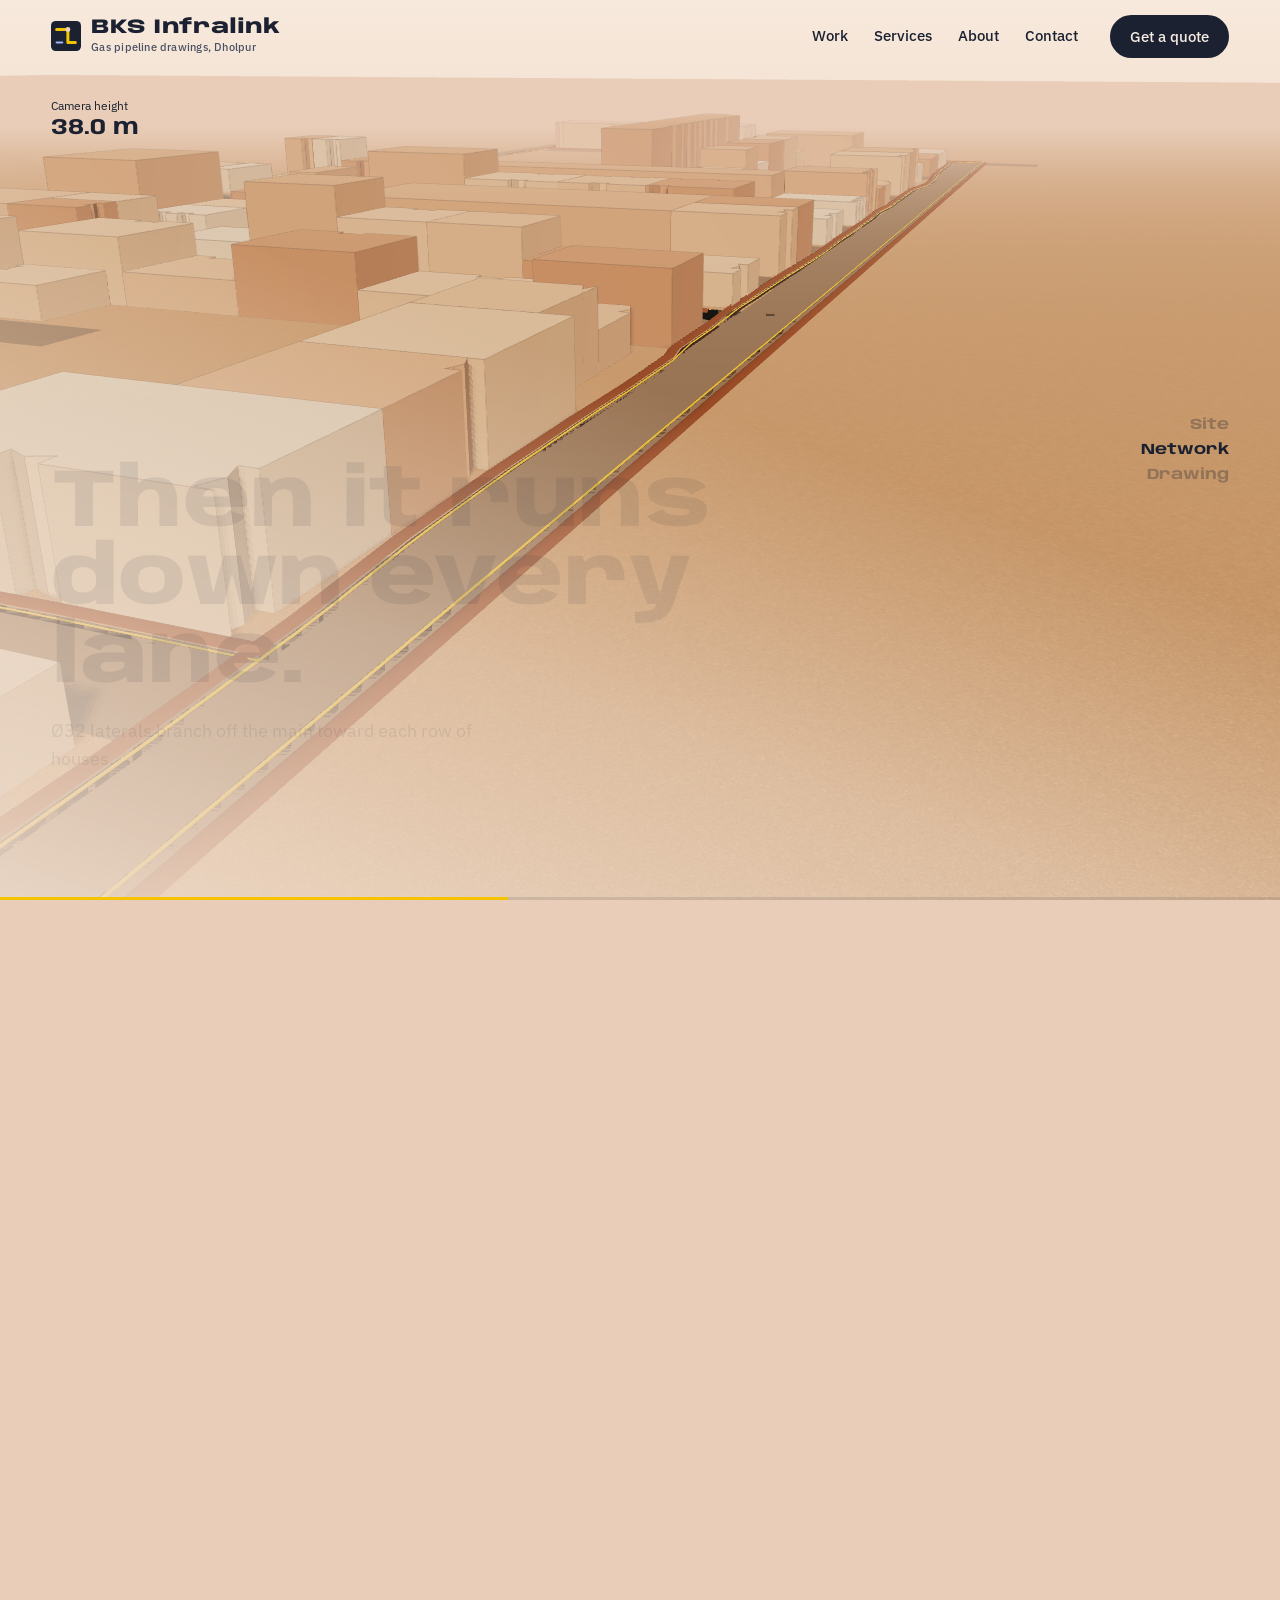
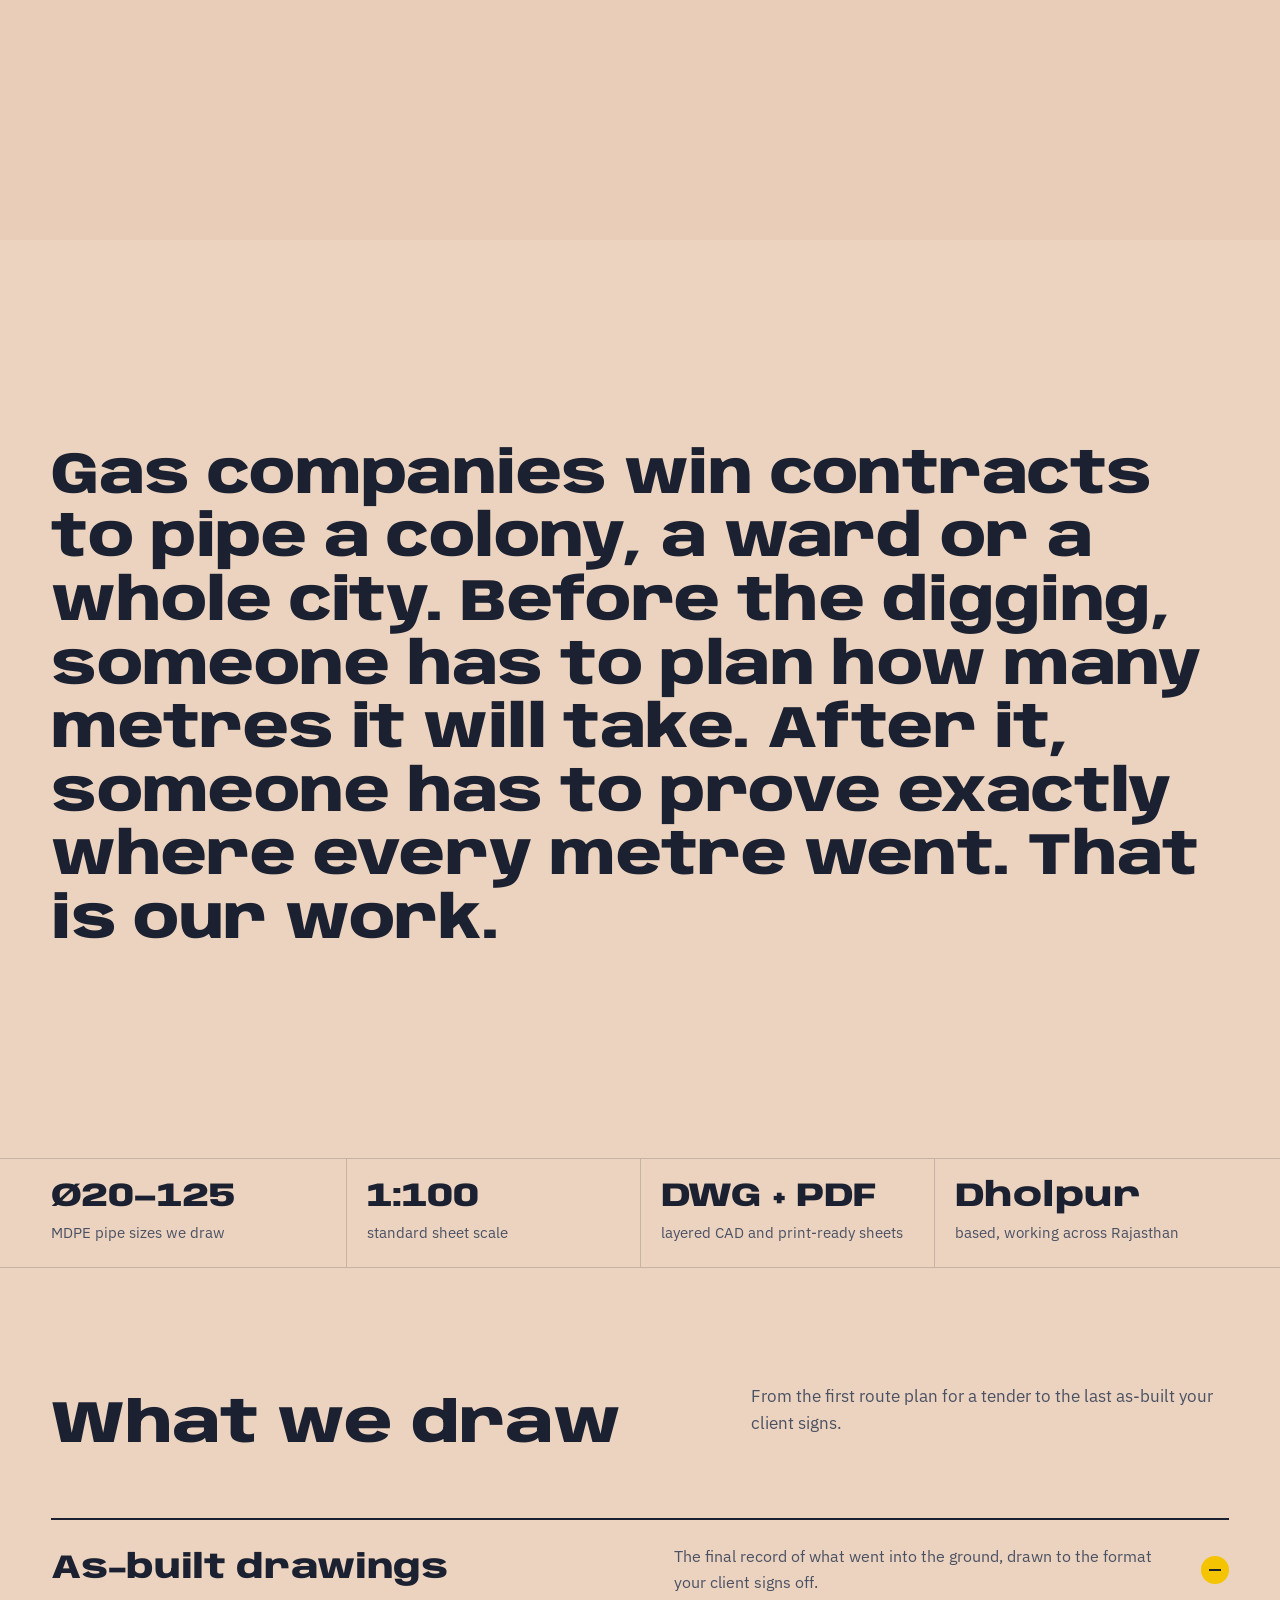
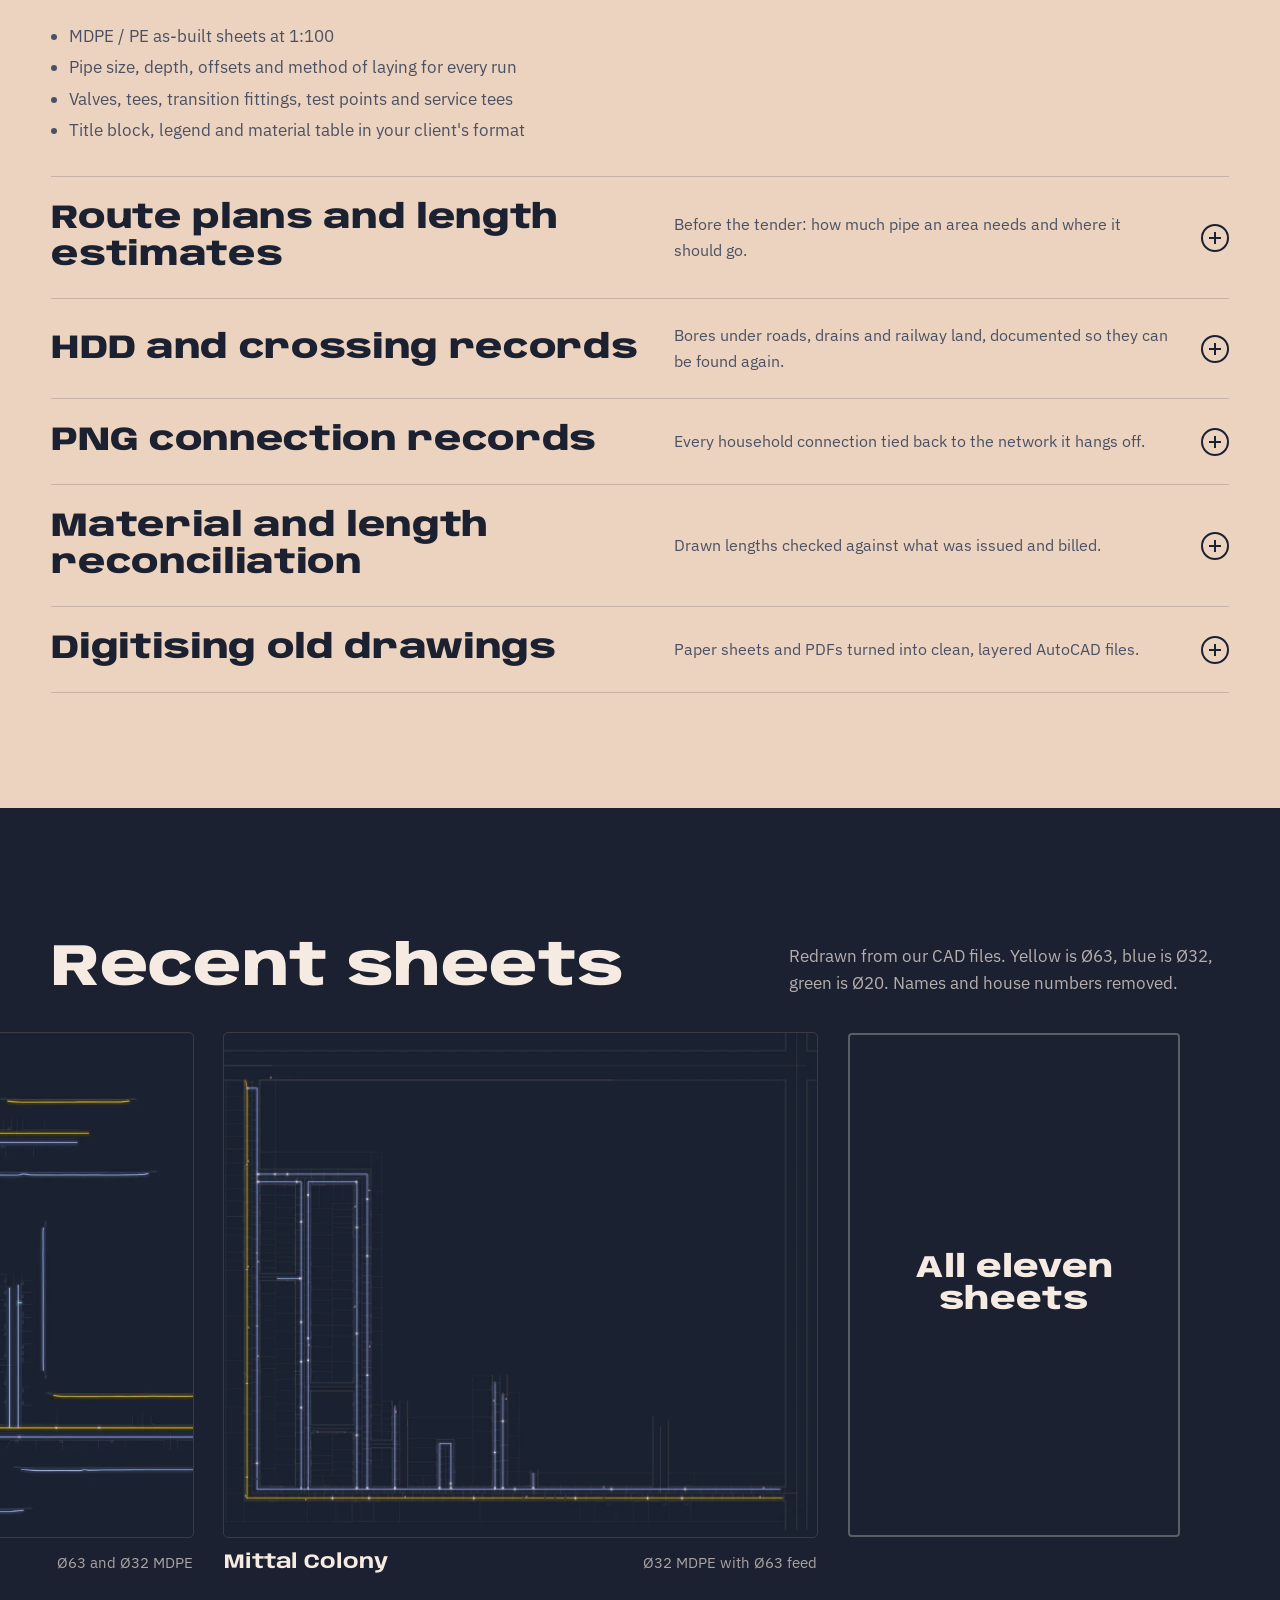
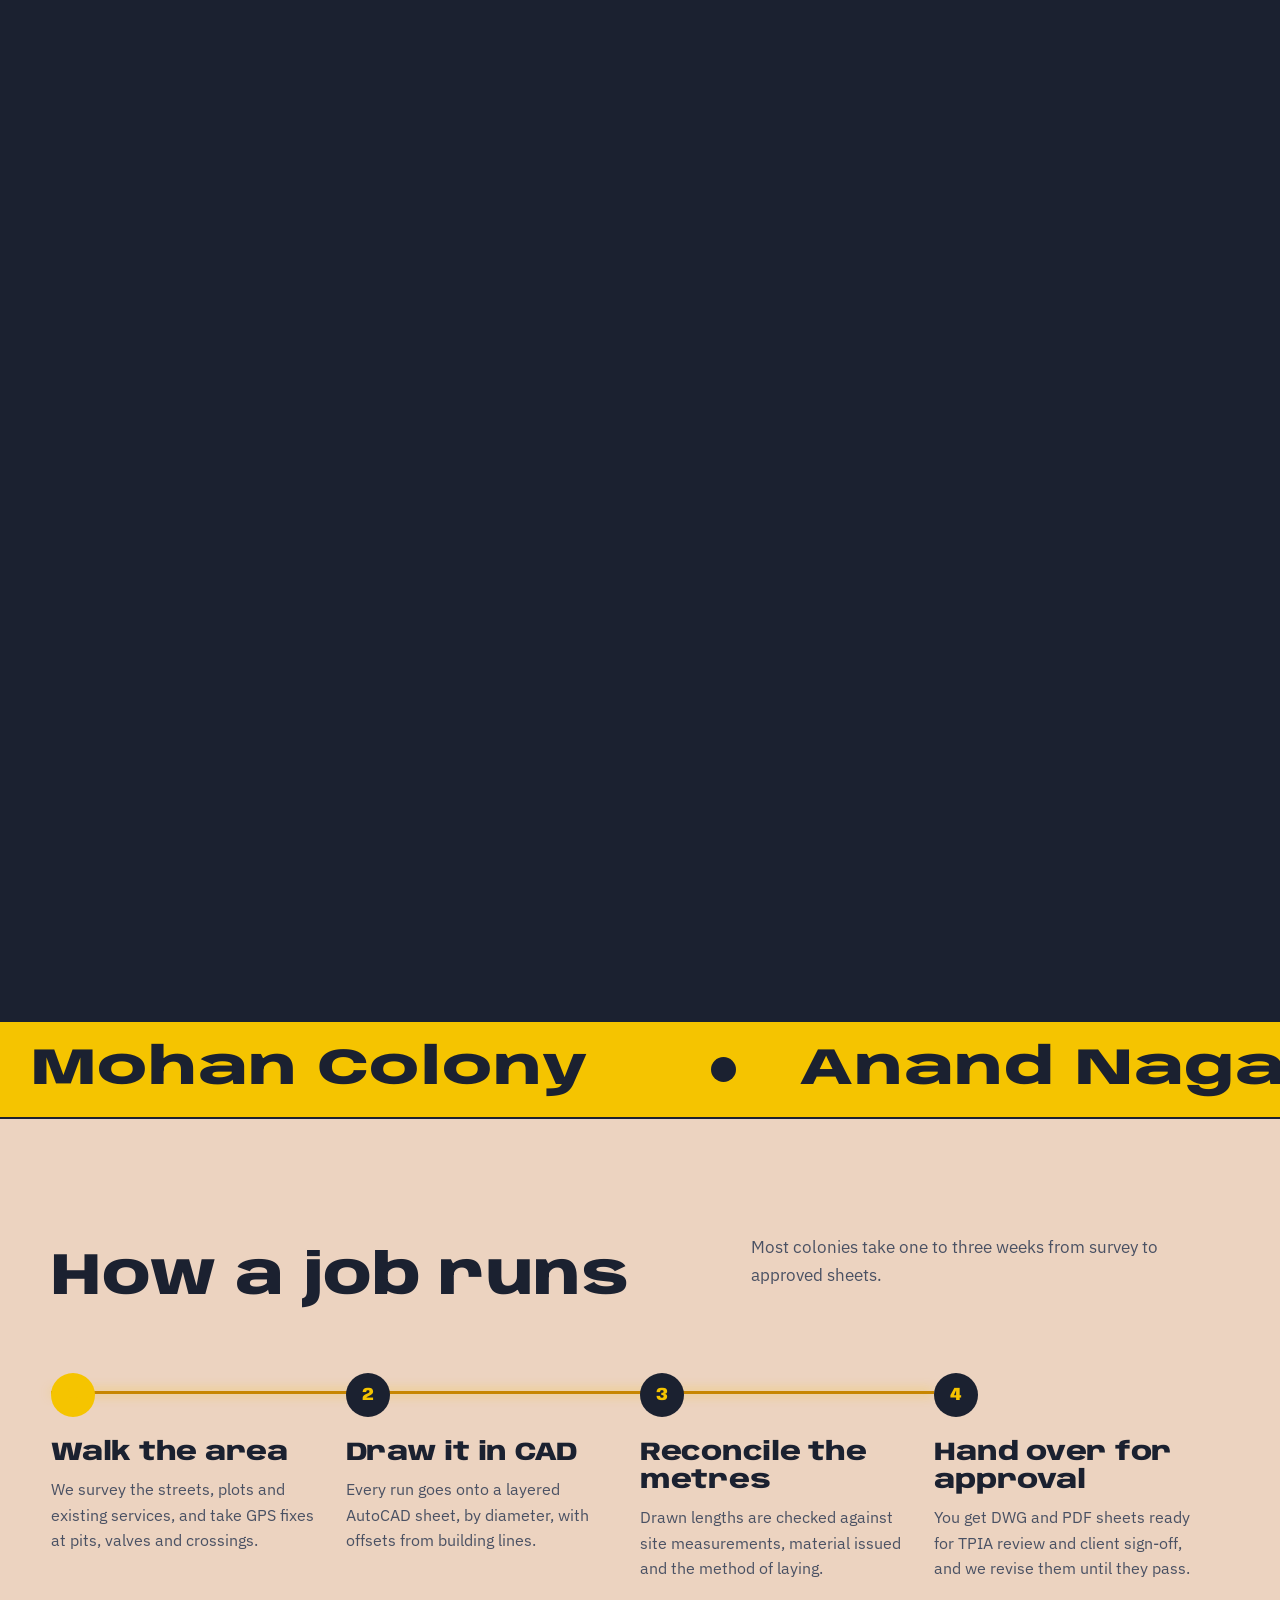
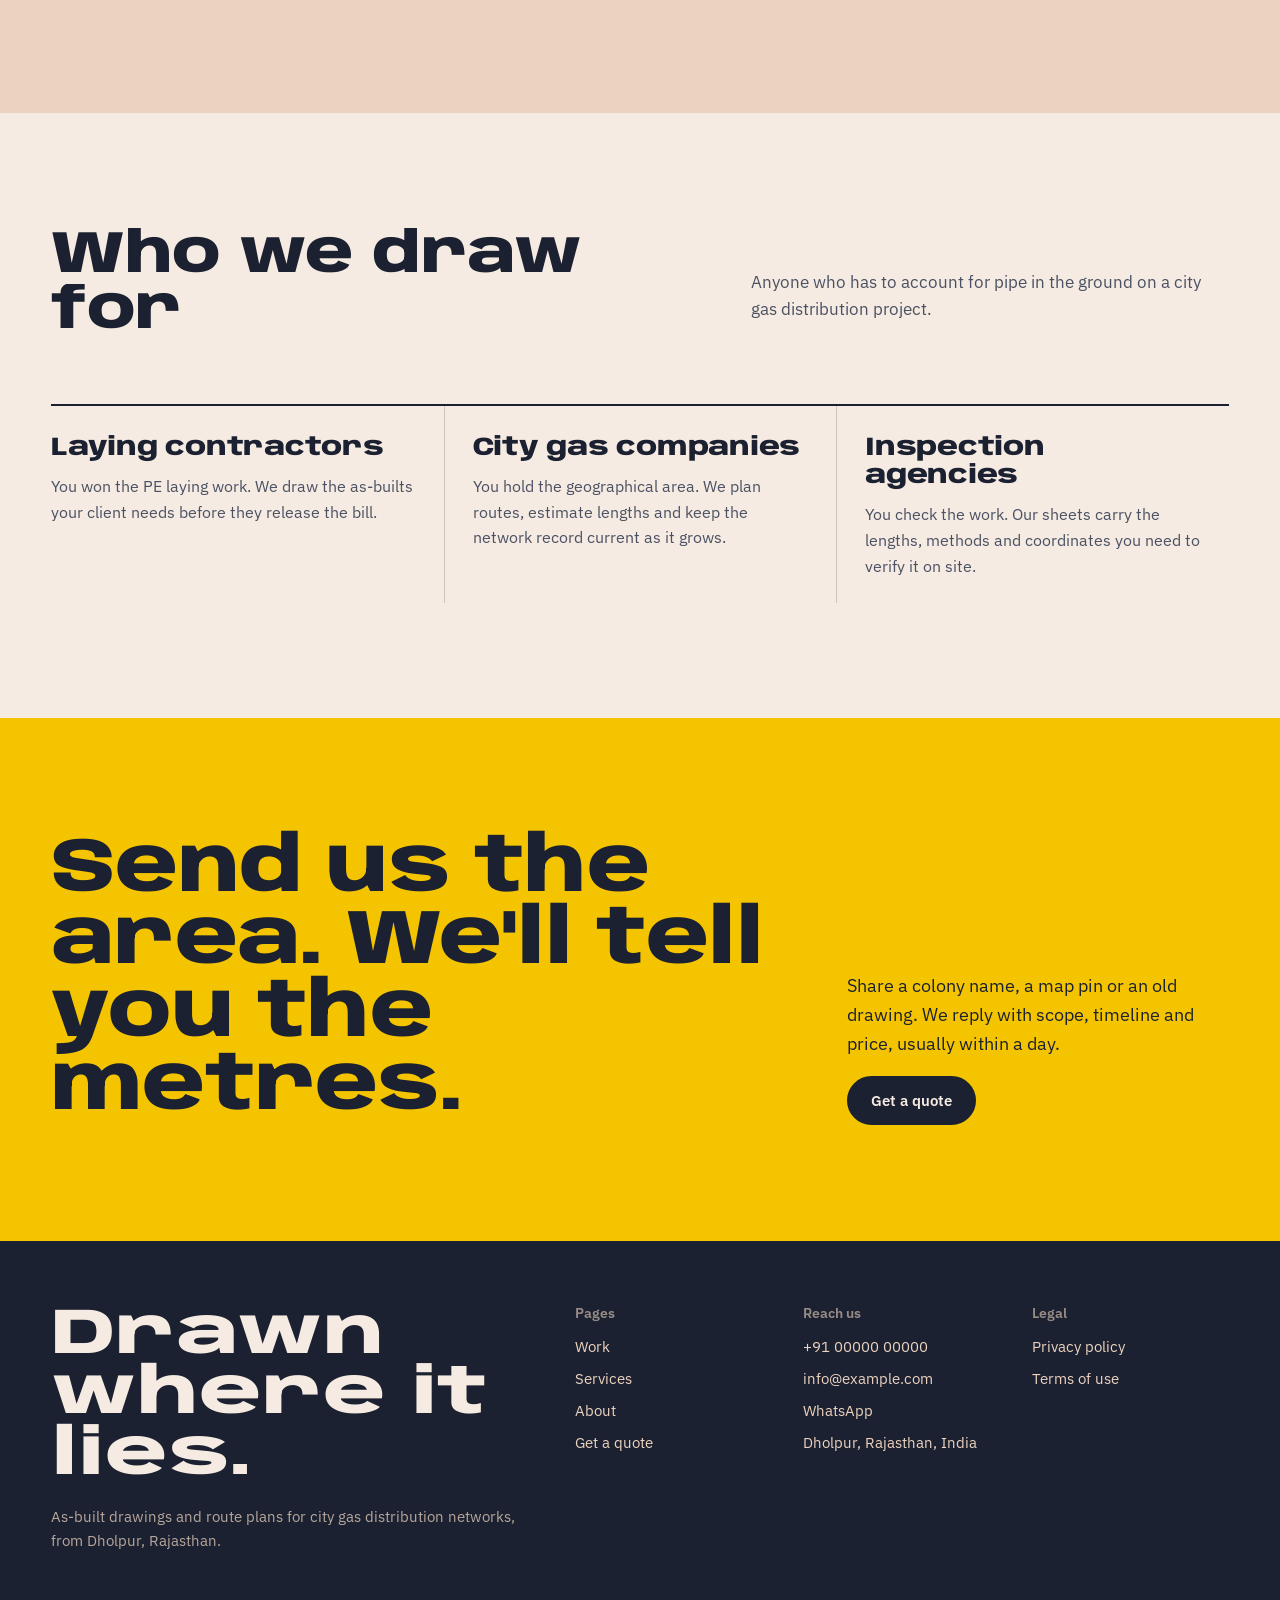
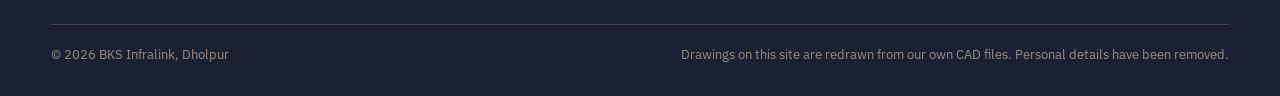
<file: index.html>
<!doctype html>
<html lang="en">
<head>
<meta charset="utf-8">
<meta name="viewport" content="width=device-width,initial-scale=1">
<title>BKS Infralink — Gas pipeline as-built drawings, Dholpur</title>
<meta name="description" content="As-built drawings, route plans and pipe length estimates for city gas distribution projects. Based in Dholpur, Rajasthan.">
<meta name="theme-color" content="#ecd3c0">
<meta property="og:title" content="BKS Infralink — Gas pipeline as-built drawings, Dholpur">
<meta property="og:description" content="As-built drawings, route plans and pipe length estimates for city gas distribution projects. Based in Dholpur, Rajasthan.">
<meta property="og:type" content="website">
<meta property="og:image" content="assets/og.jpg">
<meta name="twitter:card" content="summary_large_image">
<link rel="icon" href="assets/favicon.svg" type="image/svg+xml">
<link rel="preload" href="assets/fonts/anybody.woff2" as="font" type="font/woff2" crossorigin>
<link rel="stylesheet" href="assets/styles.css">
<script type="application/ld+json">{"@context":"https://schema.org","@type":"ProfessionalService","name":"BKS Infralink","description":"As-built drawings and route plans for city gas distribution pipeline networks.","areaServed":"Rajasthan, India","address":{"@type":"PostalAddress","addressLocality":"Dholpur","addressRegion":"Rajasthan","addressCountry":"IN"}}</script>
</head>
<body class="home">
<a class="skip" href="#main">Skip to content</a>
<header class="top">
  <div class="wrap">
    <a class="brand" href="index.html" aria-label="BKS Infralink home"><svg viewBox="0 0 32 32" aria-hidden="true"><rect width="32" height="32" rx="5" fill="#1b2130"/><path d="M6 9h12v14h8" fill="none" stroke="#f5c400" stroke-width="3.2" stroke-linecap="round" stroke-linejoin="round"/><path d="M6 23h6" stroke="#9fb5ff" stroke-width="2.2" stroke-linecap="round"/><circle cx="18" cy="9" r="2.6" fill="#ecd3c0"/></svg><span>BKS Infralink<small>Gas pipeline drawings, Dholpur</small></span></a>
    <nav class="nav" id="nav" aria-label="Main"><a href="work.html">Work</a><a href="services.html">Services</a><a href="about.html">About</a><a href="contact.html">Contact</a><a class="btn" href="quote.html">Get a quote</a></nav>
    <button class="menu-btn" aria-label="Menu" aria-controls="nav" aria-expanded="false"><span></span><span></span><span></span></button>
  </div>
</header>
<main id="main">

<div class="loader" aria-hidden="true"><div class="loader-in"><span class="loader-name">BKS Infralink</span><span class="loader-bar"><i></i></span><span class="loader-note">Loading Mohan Colony, sheet 1</span></div></div>

<section class="scrolly" data-scrub aria-label="From a pipe in the ground to the drawing on paper">
  <div class="stage">
    <canvas class="gl" aria-hidden="true"></canvas>
    <img class="gl-fallback" src="assets/work/mohan-colony-1-dark.webp" alt="As-built drawing of Mohan Colony, Dholpur" width="2400" height="1533">
    <div class="shade" aria-hidden="true"></div>
    <div class="cap c1"><p class="cap-big">It starts in a trench.</p><p class="cap-small">A Ø63 MDPE gas main, laid along a service road in Mohan Colony, Dholpur.</p></div>
    <div class="cap c2"><p class="cap-big">Then it runs down every lane.</p><p class="cap-small">Ø32 laterals branch off the main toward each row of houses.</p></div>
    <div class="cap c3"><p class="cap-big">Once it's buried, nobody can see it.</p><p class="cap-small">So every run, every fitting and every metre has to be drawn.</p></div>
    <div class="cap c4">
      <h1><span>Every metre of gas pipe,</span><span class="w">drawn where it lies.</span></h1>
      <p class="cap-small">BKS Infralink makes as-built drawings and route plans for city gas distribution networks.</p>
      <div class="ctas"><a class="btn pe" href="quote.html">Get a quote</a><a class="btn ghost light" href="work.html">See the drawings</a></div>
    </div>
    <ol class="phase" aria-hidden="true"><li>Site</li><li>Network</li><li>Drawing</li></ol>
    <div class="gauge" aria-hidden="true"><span>Camera height</span><b class="num"><span class="alt">1.4</span> m</b></div>
    <div class="hint" aria-hidden="true">Scroll</div>
    <div class="bar" aria-hidden="true"><i></i></div>
  </div>
</section>

<section class="statement" data-scrub>
  <div class="wrap"><p class="words">Gas companies win contracts to pipe a colony, a ward or a whole city. Before the digging, someone has to plan how many metres it will take. After it, someone has to prove exactly where every metre went. That is our work.</p></div>
</section>

<div class="facts"><div class="wrap"><ul>
  <li><b class="num">Ø20–125</b>MDPE pipe sizes we draw</li>
  <li><b class="num">1:100</b>standard sheet scale</li>
  <li><b>DWG + PDF</b>layered CAD and print-ready sheets</li>
  <li><b>Dholpur</b>based, working across Rajasthan</li>
</ul></div></div>

<section id="services">
  <div class="wrap">
    <div class="sec-head"><h2 class="rise">What we draw</h2><p>From the first route plan for a tender to the last as-built your client signs.</p></div>
    <div class="ledger"><details open><summary><h3>As-built drawings</h3><p>The final record of what went into the ground, drawn to the format your client signs off.</p><span class="pm" aria-hidden="true"></span></summary><div class="body"><ul><li>MDPE / PE as-built sheets at 1:100</li><li>Pipe size, depth, offsets and method of laying for every run</li><li>Valves, tees, transition fittings, test points and service tees</li><li>Title block, legend and material table in your client's format</li></ul></div></details><details><summary><h3>Route plans and length estimates</h3><p>Before the tender: how much pipe an area needs and where it should go.</p><span class="pm" aria-hidden="true"></span></summary><div class="body"><ul><li>Street-by-street route layout for a colony or ward</li><li>Pipe length by diameter for estimating and BOQ</li><li>Crossings that need HDD or boring, flagged early</li><li>Phasing so crews can work one area at a time</li></ul></div></details><details><summary><h3>HDD and crossing records</h3><p>Bores under roads, drains and railway land, documented so they can be found again.</p><span class="pm" aria-hidden="true"></span></summary><div class="body"><ul><li>Entry and exit pits with GPS coordinates</li><li>Bore length and pipe size for each crossing</li><li>Job numbers matched to your site records</li></ul></div></details><details><summary><h3>PNG connection records</h3><p>Every household connection tied back to the network it hangs off.</p><span class="pm" aria-hidden="true"></span></summary><div class="body"><ul><li>Service line and riser positions</li><li>GC length and connection numbers on the plan</li><li>House-wise schedules on request</li></ul></div></details><details><summary><h3>Material and length reconciliation</h3><p>Drawn lengths checked against what was issued and billed.</p><span class="pm" aria-hidden="true"></span></summary><div class="body"><ul><li>MP and LP stream lengths by diameter</li><li>Open-cut, boring and HDD split</li><li>Geometry length tables ready for measurement sheets</li></ul></div></details><details><summary><h3>Digitising old drawings</h3><p>Paper sheets and PDFs turned into clean, layered AutoCAD files.</p><span class="pm" aria-hidden="true"></span></summary><div class="body"><ul><li>PDF and scan to DWG</li><li>Building and road base layers redrawn</li><li>Layer standards applied so files merge cleanly</li></ul></div></details></div>
  </div>
</section>

<section class="hscroll" data-scrub aria-label="Recent drawings">
  <div class="hs-stage">
    <div class="hs-head wrap"><h2 class="rise">Recent sheets</h2><p>Redrawn from our CAD files. Yellow is Ø63, blue is Ø32, green is Ø20. Names and house numbers removed.</p></div>
    <div class="hs-track"><a class="hs-item" href="work.html#mohan-colony"><div class="img"><img data-base="assets/work/mohan-colony-1" src="assets/work/mohan-colony-1-dark-1200.webp" srcset="assets/work/mohan-colony-1-dark-1200.webp 1200w, assets/work/mohan-colony-1-dark.webp 2400w" sizes="(max-width:760px) 90vw, 60vw" width="2400" height="1533" alt="As-built plan of Mohan Colony showing the Ø63 main and Ø32 lane laterals" loading="lazy" decoding="async"></div><div class="hs-cap"><b>Mohan Colony</b><span>Ø63 and Ø32 MDPE</span></div></a><a class="hs-item" href="work.html#anand-nagar"><div class="img"><img data-base="assets/work/anand-nagar-1" src="assets/work/anand-nagar-1-dark-1200.webp" srcset="assets/work/anand-nagar-1-dark-1200.webp 1200w, assets/work/anand-nagar-1-dark.webp 2400w" sizes="(max-width:760px) 90vw, 60vw" width="2400" height="1505" alt="Anand Nagar sheet one with long Ø63 runs and Ø20 service lines" loading="lazy" decoding="async"></div><div class="hs-cap"><b>Anand Nagar & Jagdamba Colony</b><span>Ø63, Ø32 and Ø20 MDPE</span></div></a><a class="hs-item" href="work.html#gaushala"><div class="img"><img data-base="assets/work/gaushala-1" src="assets/work/gaushala-1-dark-1200.webp" srcset="assets/work/gaushala-1-dark-1200.webp 1200w, assets/work/gaushala-1-dark.webp 2400w" sizes="(max-width:760px) 90vw, 60vw" width="2400" height="1150" alt="Gaushala sheet one: Ø63 trunk along the top road with Ø32 lanes below" loading="lazy" decoding="async"></div><div class="hs-cap"><b>Gaushala area</b><span>Ø63 and Ø32 MDPE</span></div></a><a class="hs-item" href="work.html#mohan-nagar"><div class="img"><img data-base="assets/work/mohan-nagar-1" src="assets/work/mohan-nagar-1-dark-1200.webp" srcset="assets/work/mohan-nagar-1-dark-1200.webp 1200w, assets/work/mohan-nagar-1-dark.webp 2400w" sizes="(max-width:760px) 90vw, 60vw" width="2400" height="1771" alt="Mohan Nagar and Shastri Nagar plan: Ø63 main with a comb of Ø32 laterals" loading="lazy" decoding="async"></div><div class="hs-cap"><b>Mohan Nagar & Shastri Nagar</b><span>Ø63, Ø32 and Ø20 MDPE</span></div></a><a class="hs-item" href="work.html#ambedkar-nagar"><div class="img"><img data-base="assets/work/ambedkar-nagar-1" src="assets/work/ambedkar-nagar-1-dark-1200.webp" srcset="assets/work/ambedkar-nagar-1-dark-1200.webp 1200w, assets/work/ambedkar-nagar-1-dark.webp 2400w" sizes="(max-width:760px) 90vw, 60vw" width="2400" height="1508" alt="Ambedkar Nagar plan with parallel Ø63 and Ø32 runs by street" loading="lazy" decoding="async"></div><div class="hs-cap"><b>Puran Vihar & Ambedkar Nagar</b><span>Ø63 and Ø32 MDPE</span></div></a><a class="hs-item" href="work.html#mittal-colony"><div class="img"><img data-base="assets/work/mittal-colony-1" src="assets/work/mittal-colony-1-dark-1200.webp" srcset="assets/work/mittal-colony-1-dark-1200.webp 1200w, assets/work/mittal-colony-1-dark.webp 2400w" sizes="(max-width:760px) 90vw, 60vw" width="2400" height="2041" alt="Mittal Colony plan: an L-shaped network wrapping the colony blocks" loading="lazy" decoding="async"></div><div class="hs-cap"><b>Mittal Colony</b><span>Ø32 MDPE with Ø63 feed</span></div></a><a class="hs-item hs-more" href="work.html"><span>All eleven sheets</span></a></div>
  </div>
</section>

<div class="marquee" aria-label="Colonies we have drawn"><div class="marquee-in"><span>Mohan Colony</span><span>Anand Nagar</span><span>Jagdamba Colony</span><span>Mohan Nagar</span><span>Shastri Nagar</span><span>Ambedkar Nagar</span><span>Puran Vihar</span><span>Mittal Colony</span><span>Gaushala</span><span>Hundawal Nagar</span><span>Urmila Vihar</span><span>Narayan Vihar</span><span>Mohan Colony</span><span>Anand Nagar</span><span>Jagdamba Colony</span><span>Mohan Nagar</span><span>Shastri Nagar</span><span>Ambedkar Nagar</span><span>Puran Vihar</span><span>Mittal Colony</span><span>Gaushala</span><span>Hundawal Nagar</span><span>Urmila Vihar</span><span>Narayan Vihar</span></div></div>

<section class="process" data-scrub>
  <div class="wrap">
    <div class="sec-head"><h2 class="rise">How a job runs</h2><p>Most colonies take one to three weeks from survey to approved sheets.</p></div>
    <div class="pipe-line" aria-hidden="true"><i></i></div>
    <ol class="steps">
  <li><h3>Walk the area</h3><p>We survey the streets, plots and existing services, and take GPS fixes at pits, valves and crossings.</p></li>
  <li><h3>Draw it in CAD</h3><p>Every run goes onto a layered AutoCAD sheet, by diameter, with offsets from building lines.</p></li>
  <li><h3>Reconcile the metres</h3><p>Drawn lengths are checked against site measurements, material issued and the method of laying.</p></li>
  <li><h3>Hand over for approval</h3><p>You get DWG and PDF sheets ready for TPIA review and client sign-off, and we revise them until they pass.</p></li>
</ol>
  </div>
</section>

<section class="who">
  <div class="wrap">
    <div class="sec-head"><h2 class="rise">Who we draw for</h2><p>Anyone who has to account for pipe in the ground on a city gas distribution project.</p></div>
    <div class="who-grid">
      <div><h3>Laying contractors</h3><p>You won the PE laying work. We draw the as-builts your client needs before they release the bill.</p></div>
      <div><h3>City gas companies</h3><p>You hold the geographical area. We plan routes, estimate lengths and keep the network record current as it grows.</p></div>
      <div><h3>Inspection agencies</h3><p>You check the work. Our sheets carry the lengths, methods and coordinates you need to verify it on site.</p></div>
    </div>
  </div>
</section>
<section class="cta">
    <div class="wrap">
    <h2>Send us the area. We'll tell you the metres.</h2>
    <div class="side">
      <p>Share a colony name, a map pin or an old drawing. We reply with scope, timeline and price, usually within a day.</p>
      <a class="btn" href="quote.html">Get a quote</a>
    </div>
  </div>
</section>
<script type="module">
  const reduce = matchMedia("(prefers-reduced-motion: reduce)").matches;
  const s = document.querySelector(".scrolly"), loader = document.querySelector(".loader");
  const done = () => loader.classList.add("gone");
  const fallback = () => { s.classList.add("static"); done(); };
  let gl = null; try { gl = document.createElement("canvas").getContext("webgl2"); } catch (e) {}
  if (reduce || !gl) fallback();
  else import("./assets/scene.js").then(m => m.init(s.querySelector(".gl"), "assets/work/mohan-colony-1-dark.webp")).then(scene => {
    window.__scene = scene; s.classList.add("live"); done();
  }).catch(e => { console.error(e); fallback(); });
  setTimeout(done, 6000);
</script>

</main>
<footer class="foot">
  <div class="wrap">
    <div class="foot-grid">
      <div>
        <p class="big">Drawn where it lies.</p>
        <p style="color:rgba(236,211,192,.75)">As-built drawings and route plans for city gas distribution networks, from Dholpur, Rajasthan.</p>
      </div>
      <div><h4>Pages</h4><ul><li><a href="work.html">Work</a></li><li><a href="services.html">Services</a></li><li><a href="about.html">About</a></li><li><a href="quote.html">Get a quote</a></li></ul></div>
      <div><h4>Reach us</h4><ul><li><a data-site="phone" href="#">Phone</a></li><li><a data-site="email" href="#">Email</a></li><li><a data-site="whatsapp" href="#" target="_blank" rel="noopener">WhatsApp</a></li><li data-site="address"></li></ul></div>
      <div><h4>Legal</h4><ul><li><a href="privacy.html">Privacy policy</a></li><li><a href="terms.html">Terms of use</a></li></ul></div>
    </div>
    <div class="foot-bottom"><span>© <span data-year></span> BKS Infralink, Dholpur</span><span>Drawings on this site are redrawn from our own CAD files. Personal details have been removed.</span></div>
  </div>
</footer>
<script src="assets/main.js" defer></script>
</body>
</html>
</file>
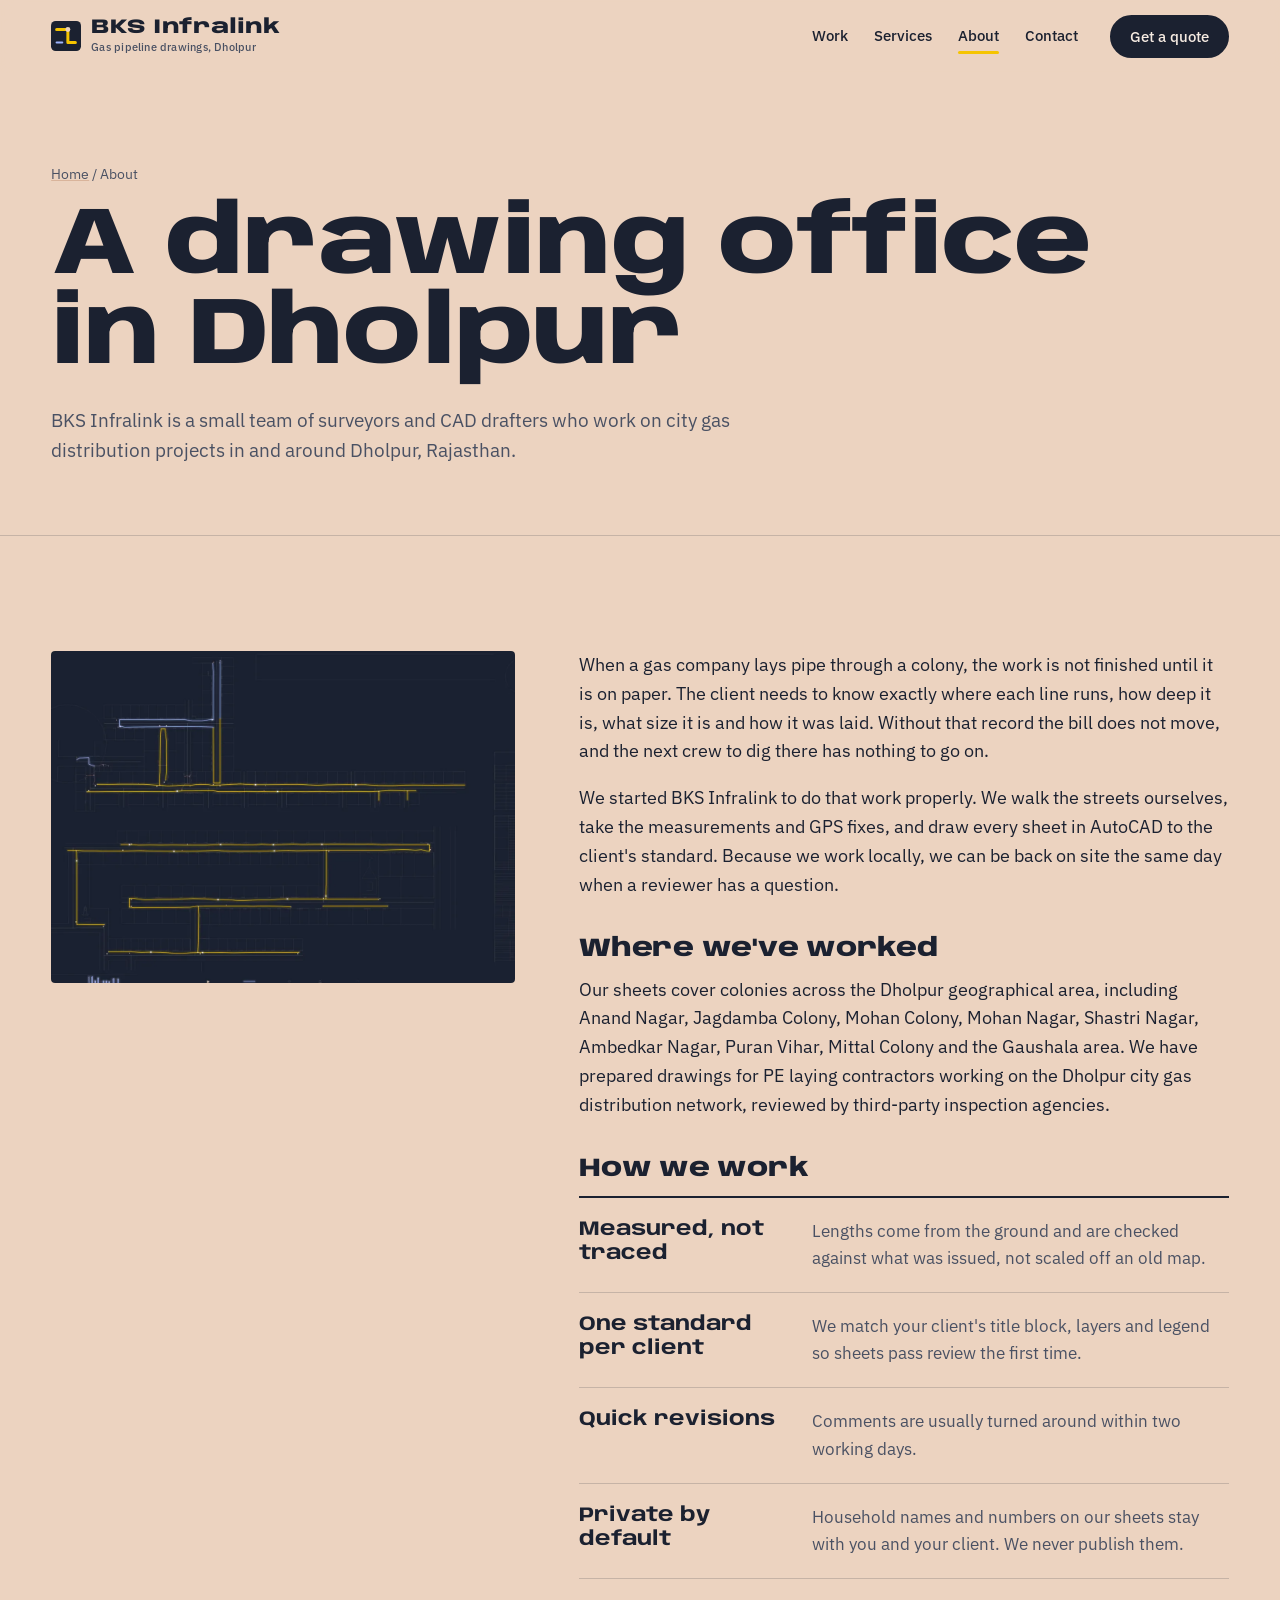
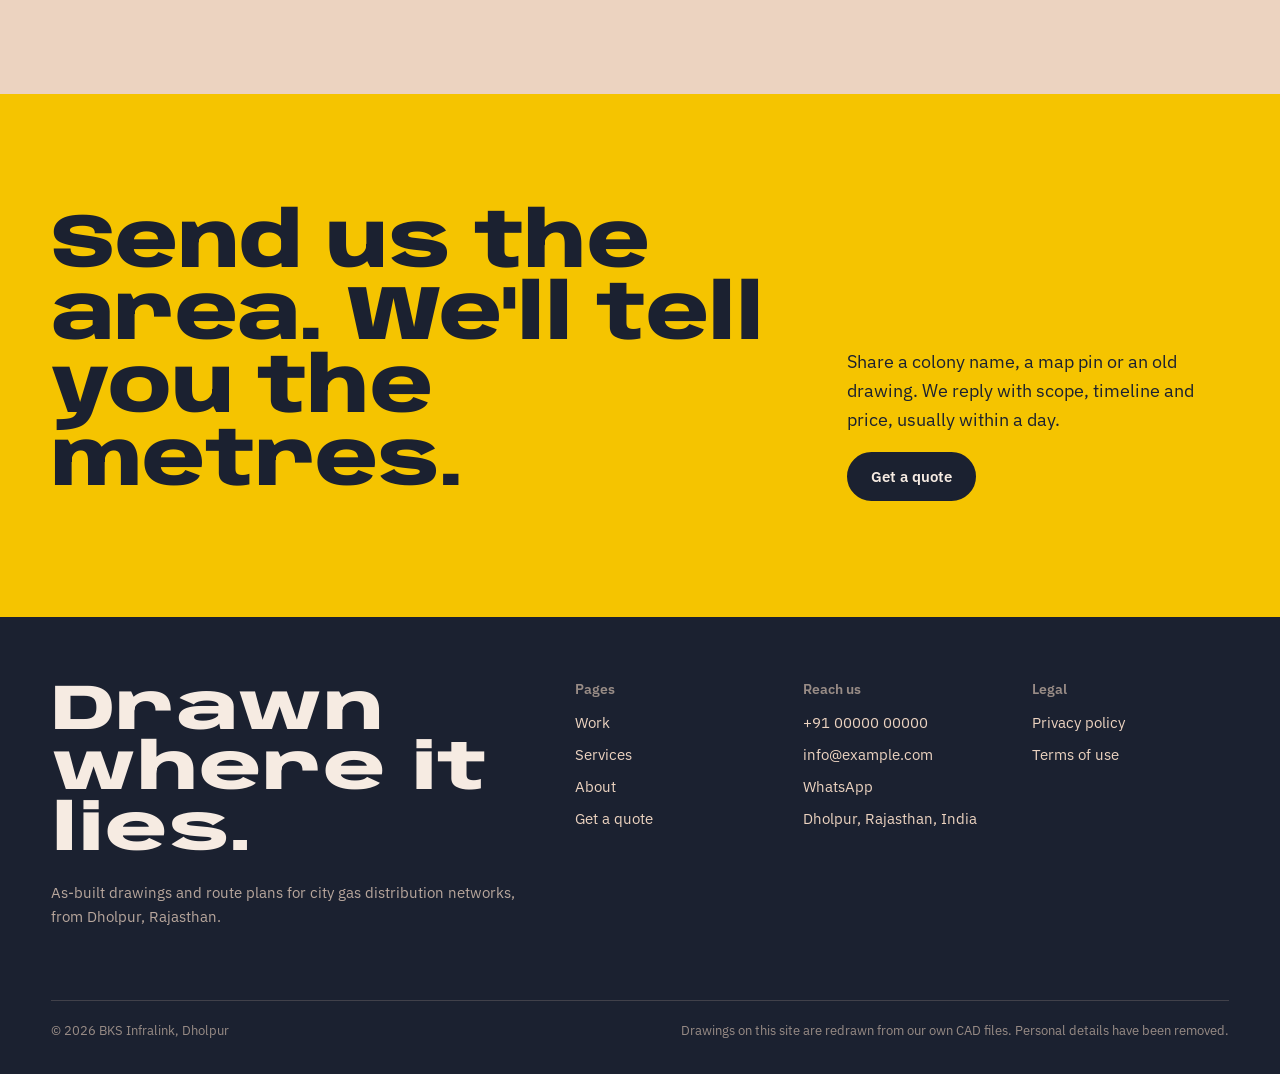
<file: about.html>
<!doctype html>
<html lang="en">
<head>
<meta charset="utf-8">
<meta name="viewport" content="width=device-width,initial-scale=1">
<title>About — BKS Infralink</title>
<meta name="description" content="A drawing office in Dholpur working on city gas distribution projects.">
<meta name="theme-color" content="#ecd3c0">
<meta property="og:title" content="About — BKS Infralink">
<meta property="og:description" content="A drawing office in Dholpur working on city gas distribution projects.">
<meta property="og:type" content="website">
<meta property="og:image" content="assets/og.jpg">
<meta name="twitter:card" content="summary_large_image">
<link rel="icon" href="assets/favicon.svg" type="image/svg+xml">
<link rel="preload" href="assets/fonts/anybody.woff2" as="font" type="font/woff2" crossorigin>
<link rel="stylesheet" href="assets/styles.css">

</head>
<body class="">
<a class="skip" href="#main">Skip to content</a>
<header class="top">
  <div class="wrap">
    <a class="brand" href="index.html" aria-label="BKS Infralink home"><svg viewBox="0 0 32 32" aria-hidden="true"><rect width="32" height="32" rx="5" fill="#1b2130"/><path d="M6 9h12v14h8" fill="none" stroke="#f5c400" stroke-width="3.2" stroke-linecap="round" stroke-linejoin="round"/><path d="M6 23h6" stroke="#9fb5ff" stroke-width="2.2" stroke-linecap="round"/><circle cx="18" cy="9" r="2.6" fill="#ecd3c0"/></svg><span>BKS Infralink<small>Gas pipeline drawings, Dholpur</small></span></a>
    <nav class="nav" id="nav" aria-label="Main"><a href="work.html">Work</a><a href="services.html">Services</a><a href="about.html" aria-current=page>About</a><a href="contact.html">Contact</a><a class="btn" href="quote.html">Get a quote</a></nav>
    <button class="menu-btn" aria-label="Menu" aria-controls="nav" aria-expanded="false"><span></span><span></span><span></span></button>
  </div>
</header>
<main id="main">

<div class="page-hero"><div class="wrap">
  <p class="crumb"><a href="index.html">Home</a> / About</p>
  <h1>A drawing office<br>in Dholpur</h1>
  <p class="lede">BKS Infralink is a small team of surveyors and CAD drafters who work on city gas distribution projects in and around Dholpur, Rajasthan.</p>
</div></div>
<section><div class="wrap split">
  <div><div class="plate"><div class="img"><img data-base="assets/work/mohan-colony-2" src="assets/work/mohan-colony-2-dark-1200.webp" srcset="assets/work/mohan-colony-2-dark-1200.webp 1200w, assets/work/mohan-colony-2-dark.webp 2400w" sizes="(max-width:860px) 100vw, 40vw" width="2400" height="1716" alt="A Mohan Colony as-built sheet" loading="lazy" decoding="async"></div></div></div>
  <div class="prose">
    <p>When a gas company lays pipe through a colony, the work is not finished until it is on paper. The client needs to know exactly where each line runs, how deep it is, what size it is and how it was laid. Without that record the bill does not move, and the next crew to dig there has nothing to go on.</p>
    <p>We started BKS Infralink to do that work properly. We walk the streets ourselves, take the measurements and GPS fixes, and draw every sheet in AutoCAD to the client's standard. Because we work locally, we can be back on site the same day when a reviewer has a question.</p>
    <h3>Where we've worked</h3>
    <p>Our sheets cover colonies across the Dholpur geographical area, including Anand Nagar, Jagdamba Colony, Mohan Colony, Mohan Nagar, Shastri Nagar, Ambedkar Nagar, Puran Vihar, Mittal Colony and the Gaushala area. We have prepared drawings for PE laying contractors working on the Dholpur city gas distribution network, reviewed by third-party inspection agencies.</p>
    <h3>How we work</h3>
    <ul class="values">
      <li><b>Measured, not traced</b><span>Lengths come from the ground and are checked against what was issued, not scaled off an old map.</span></li>
      <li><b>One standard per client</b><span>We match your client's title block, layers and legend so sheets pass review the first time.</span></li>
      <li><b>Quick revisions</b><span>Comments are usually turned around within two working days.</span></li>
      <li><b>Private by default</b><span>Household names and numbers on our sheets stay with you and your client. We never publish them.</span></li>
    </ul>
  </div>
</div></section>
<section class="cta">
    <div class="wrap">
    <h2>Send us the area. We'll tell you the metres.</h2>
    <div class="side">
      <p>Share a colony name, a map pin or an old drawing. We reply with scope, timeline and price, usually within a day.</p>
      <a class="btn" href="quote.html">Get a quote</a>
    </div>
  </div>
</section>

</main>
<footer class="foot">
  <div class="wrap">
    <div class="foot-grid">
      <div>
        <p class="big">Drawn where it lies.</p>
        <p style="color:rgba(236,211,192,.75)">As-built drawings and route plans for city gas distribution networks, from Dholpur, Rajasthan.</p>
      </div>
      <div><h4>Pages</h4><ul><li><a href="work.html">Work</a></li><li><a href="services.html">Services</a></li><li><a href="about.html">About</a></li><li><a href="quote.html">Get a quote</a></li></ul></div>
      <div><h4>Reach us</h4><ul><li><a data-site="phone" href="#">Phone</a></li><li><a data-site="email" href="#">Email</a></li><li><a data-site="whatsapp" href="#" target="_blank" rel="noopener">WhatsApp</a></li><li data-site="address"></li></ul></div>
      <div><h4>Legal</h4><ul><li><a href="privacy.html">Privacy policy</a></li><li><a href="terms.html">Terms of use</a></li></ul></div>
    </div>
    <div class="foot-bottom"><span>© <span data-year></span> BKS Infralink, Dholpur</span><span>Drawings on this site are redrawn from our own CAD files. Personal details have been removed.</span></div>
  </div>
</footer>
<script src="assets/main.js" defer></script>
</body>
</html>
</file>
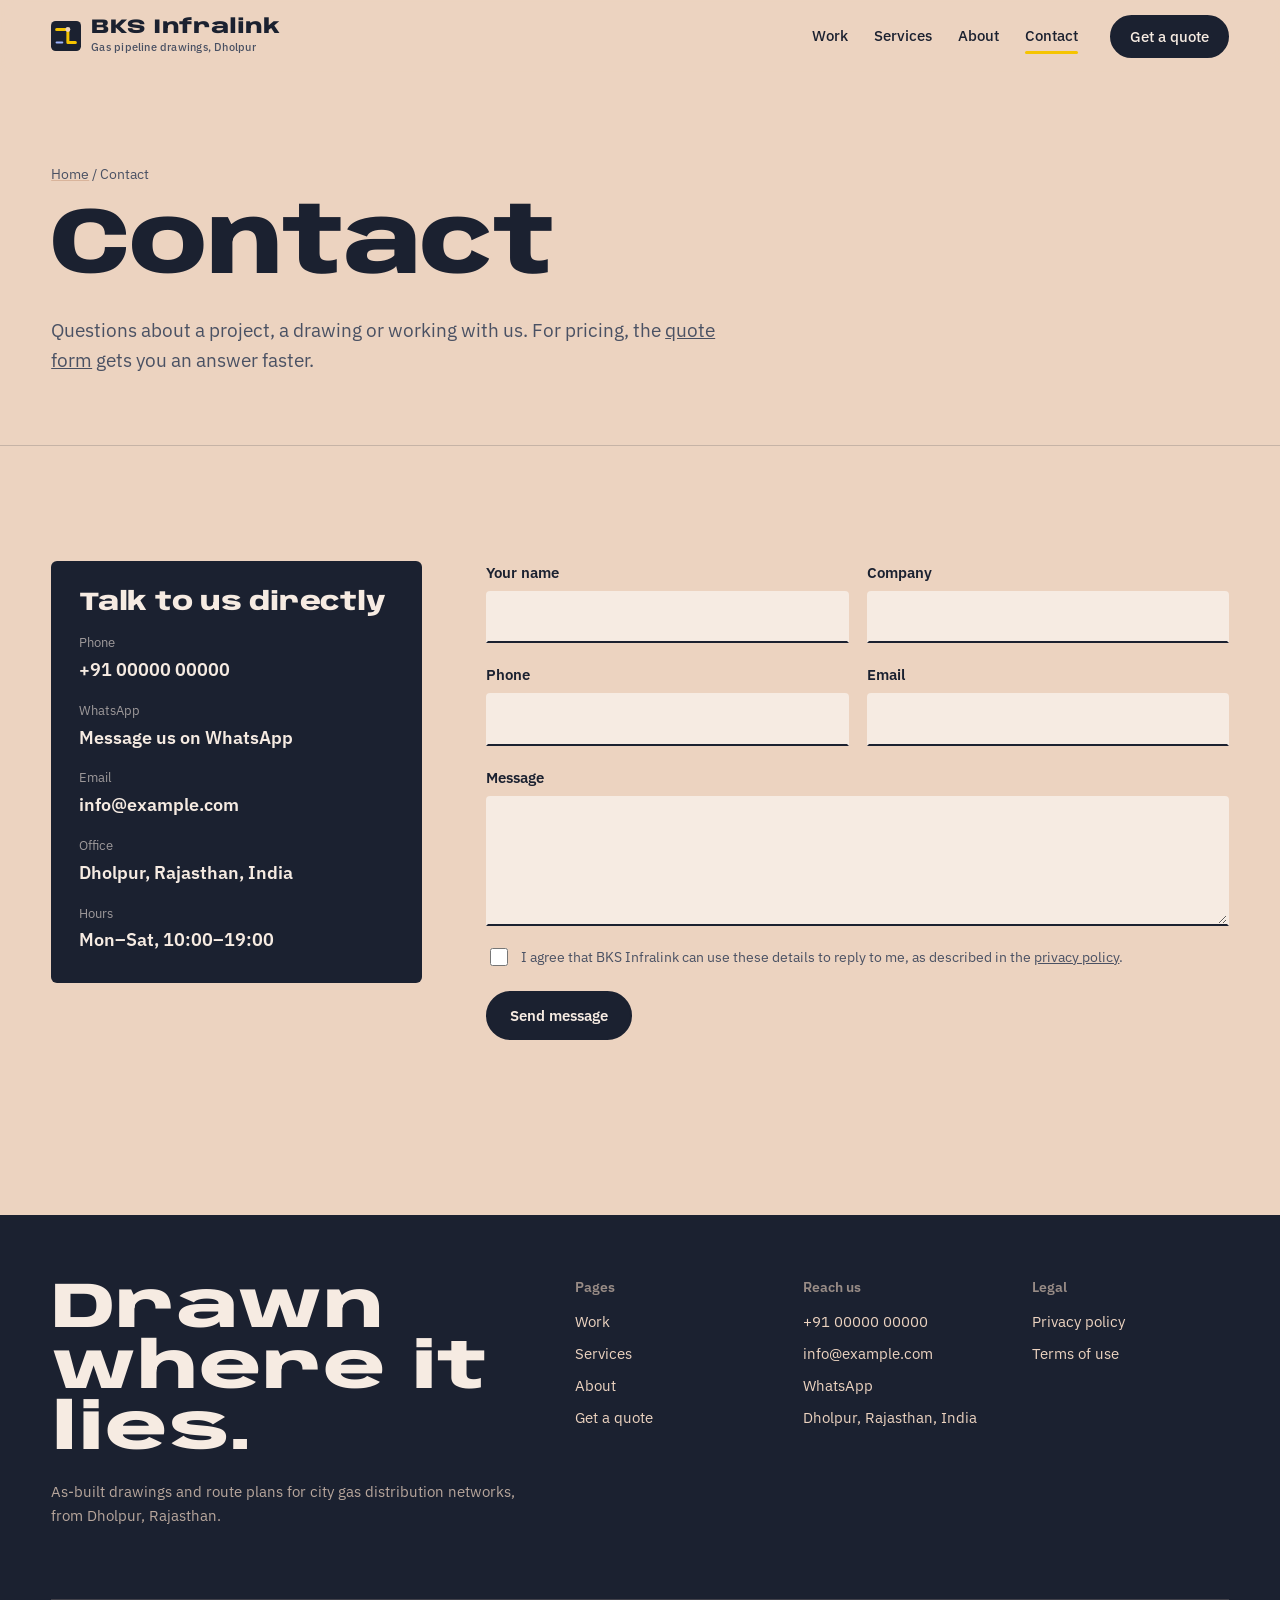
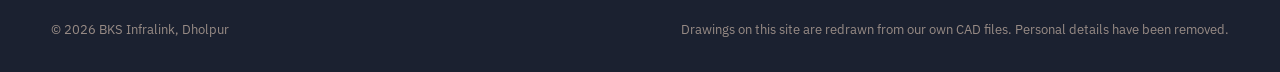
<file: contact.html>
<!doctype html>
<html lang="en">
<head>
<meta charset="utf-8">
<meta name="viewport" content="width=device-width,initial-scale=1">
<title>Contact — BKS Infralink</title>
<meta name="description" content="Phone, WhatsApp, email and a contact form for BKS Infralink, Dholpur.">
<meta name="theme-color" content="#ecd3c0">
<meta property="og:title" content="Contact — BKS Infralink">
<meta property="og:description" content="Phone, WhatsApp, email and a contact form for BKS Infralink, Dholpur.">
<meta property="og:type" content="website">
<meta property="og:image" content="assets/og.jpg">
<meta name="twitter:card" content="summary_large_image">
<link rel="icon" href="assets/favicon.svg" type="image/svg+xml">
<link rel="preload" href="assets/fonts/anybody.woff2" as="font" type="font/woff2" crossorigin>
<link rel="stylesheet" href="assets/styles.css">

</head>
<body class="">
<a class="skip" href="#main">Skip to content</a>
<header class="top">
  <div class="wrap">
    <a class="brand" href="index.html" aria-label="BKS Infralink home"><svg viewBox="0 0 32 32" aria-hidden="true"><rect width="32" height="32" rx="5" fill="#1b2130"/><path d="M6 9h12v14h8" fill="none" stroke="#f5c400" stroke-width="3.2" stroke-linecap="round" stroke-linejoin="round"/><path d="M6 23h6" stroke="#9fb5ff" stroke-width="2.2" stroke-linecap="round"/><circle cx="18" cy="9" r="2.6" fill="#ecd3c0"/></svg><span>BKS Infralink<small>Gas pipeline drawings, Dholpur</small></span></a>
    <nav class="nav" id="nav" aria-label="Main"><a href="work.html">Work</a><a href="services.html">Services</a><a href="about.html">About</a><a href="contact.html" aria-current=page>Contact</a><a class="btn" href="quote.html">Get a quote</a></nav>
    <button class="menu-btn" aria-label="Menu" aria-controls="nav" aria-expanded="false"><span></span><span></span><span></span></button>
  </div>
</header>
<main id="main">

<div class="page-hero"><div class="wrap">
  <p class="crumb"><a href="index.html">Home</a> / Contact</p>
  <h1>Contact</h1>
  <p class="lede">Questions about a project, a drawing or working with us. For pricing, the <a href="quote.html">quote form</a> gets you an answer faster.</p>
</div></div>
<section><div class="wrap form-wrap">
  <aside class="aside-card">
  <h3>Talk to us directly</h3>
  <dl>
    <dt>Phone</dt><dd><a data-site="phone" href="#">Phone</a></dd>
    <dt>WhatsApp</dt><dd><a data-site="whatsapp" href="#" target="_blank" rel="noopener">Message us on WhatsApp</a></dd>
    <dt>Email</dt><dd><a data-site="email" href="#">Email</a></dd>
    <dt>Office</dt><dd data-site="address"></dd>
    <dt>Hours</dt><dd>Mon–Sat, 10:00–19:00</dd>
  </dl>
</aside>
  <form data-form="contact" novalidate>
    <div class="hp" aria-hidden="true"><label>Website <input name="website" tabindex="-1" autocomplete="off"></label></div>
    <div class="row">
      <div class="field"><label for="c-name">Your name</label><input id="c-name" name="Name" required autocomplete="name"></div>
      <div class="field"><label for="c-org">Company</label><input id="c-org" name="Company" autocomplete="organization"></div>
    </div>
    <div class="row">
      <div class="field"><label for="c-phone">Phone</label><input id="c-phone" name="Phone" type="tel" required autocomplete="tel" inputmode="tel"></div>
      <div class="field"><label for="c-email">Email</label><input id="c-email" name="Email" type="email" autocomplete="email"></div>
    </div>
    <div class="field"><label for="c-msg">Message</label><textarea id="c-msg" name="Message" required></textarea></div>
    <label class="consent"><input type="checkbox" required name="Consent" value="yes"><span>I agree that BKS Infralink can use these details to reply to me, as described in the <a href="privacy.html">privacy policy</a>.</span></label>
    <button class="btn" type="submit">Send message</button>
    <p class="form-status" role="status" aria-live="polite"></p>
  </form>
</div></section>

</main>
<footer class="foot">
  <div class="wrap">
    <div class="foot-grid">
      <div>
        <p class="big">Drawn where it lies.</p>
        <p style="color:rgba(236,211,192,.75)">As-built drawings and route plans for city gas distribution networks, from Dholpur, Rajasthan.</p>
      </div>
      <div><h4>Pages</h4><ul><li><a href="work.html">Work</a></li><li><a href="services.html">Services</a></li><li><a href="about.html">About</a></li><li><a href="quote.html">Get a quote</a></li></ul></div>
      <div><h4>Reach us</h4><ul><li><a data-site="phone" href="#">Phone</a></li><li><a data-site="email" href="#">Email</a></li><li><a data-site="whatsapp" href="#" target="_blank" rel="noopener">WhatsApp</a></li><li data-site="address"></li></ul></div>
      <div><h4>Legal</h4><ul><li><a href="privacy.html">Privacy policy</a></li><li><a href="terms.html">Terms of use</a></li></ul></div>
    </div>
    <div class="foot-bottom"><span>© <span data-year></span> BKS Infralink, Dholpur</span><span>Drawings on this site are redrawn from our own CAD files. Personal details have been removed.</span></div>
  </div>
</footer>
<script src="assets/main.js" defer></script>
</body>
</html>
</file>
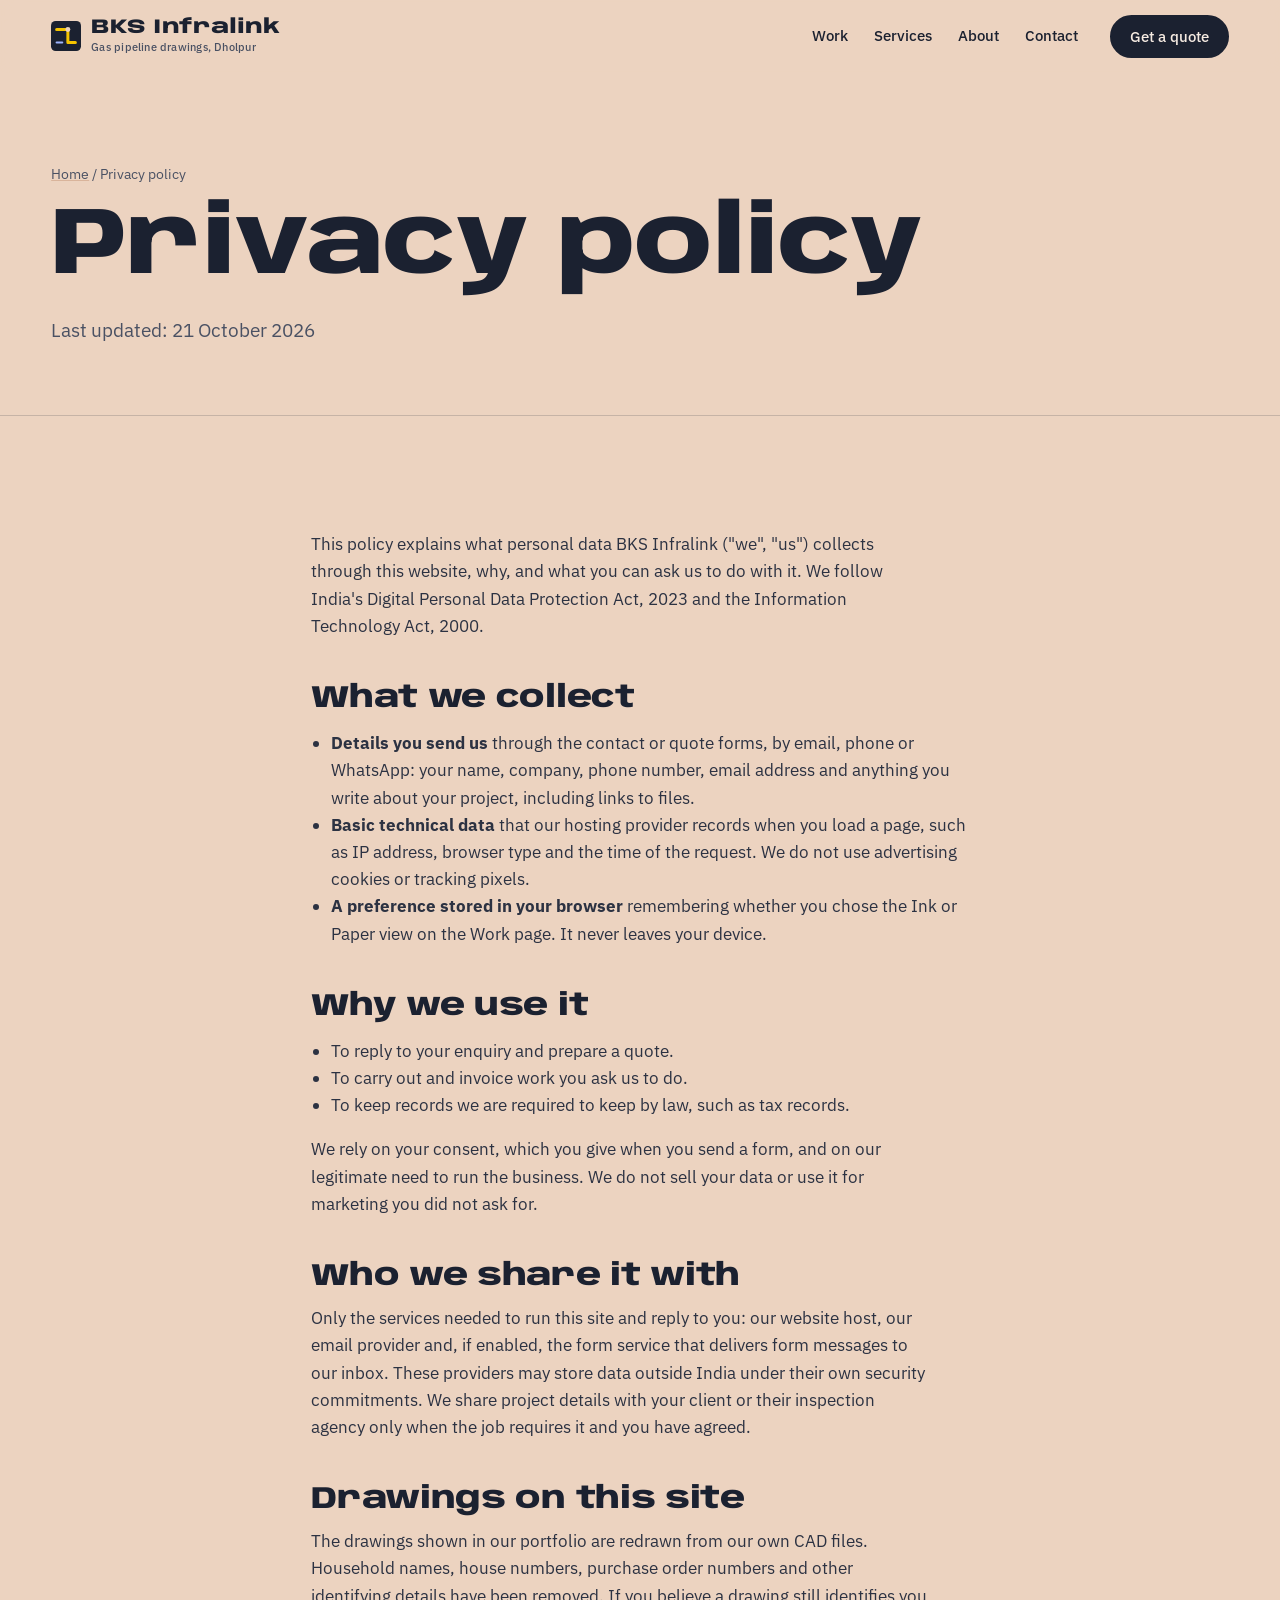
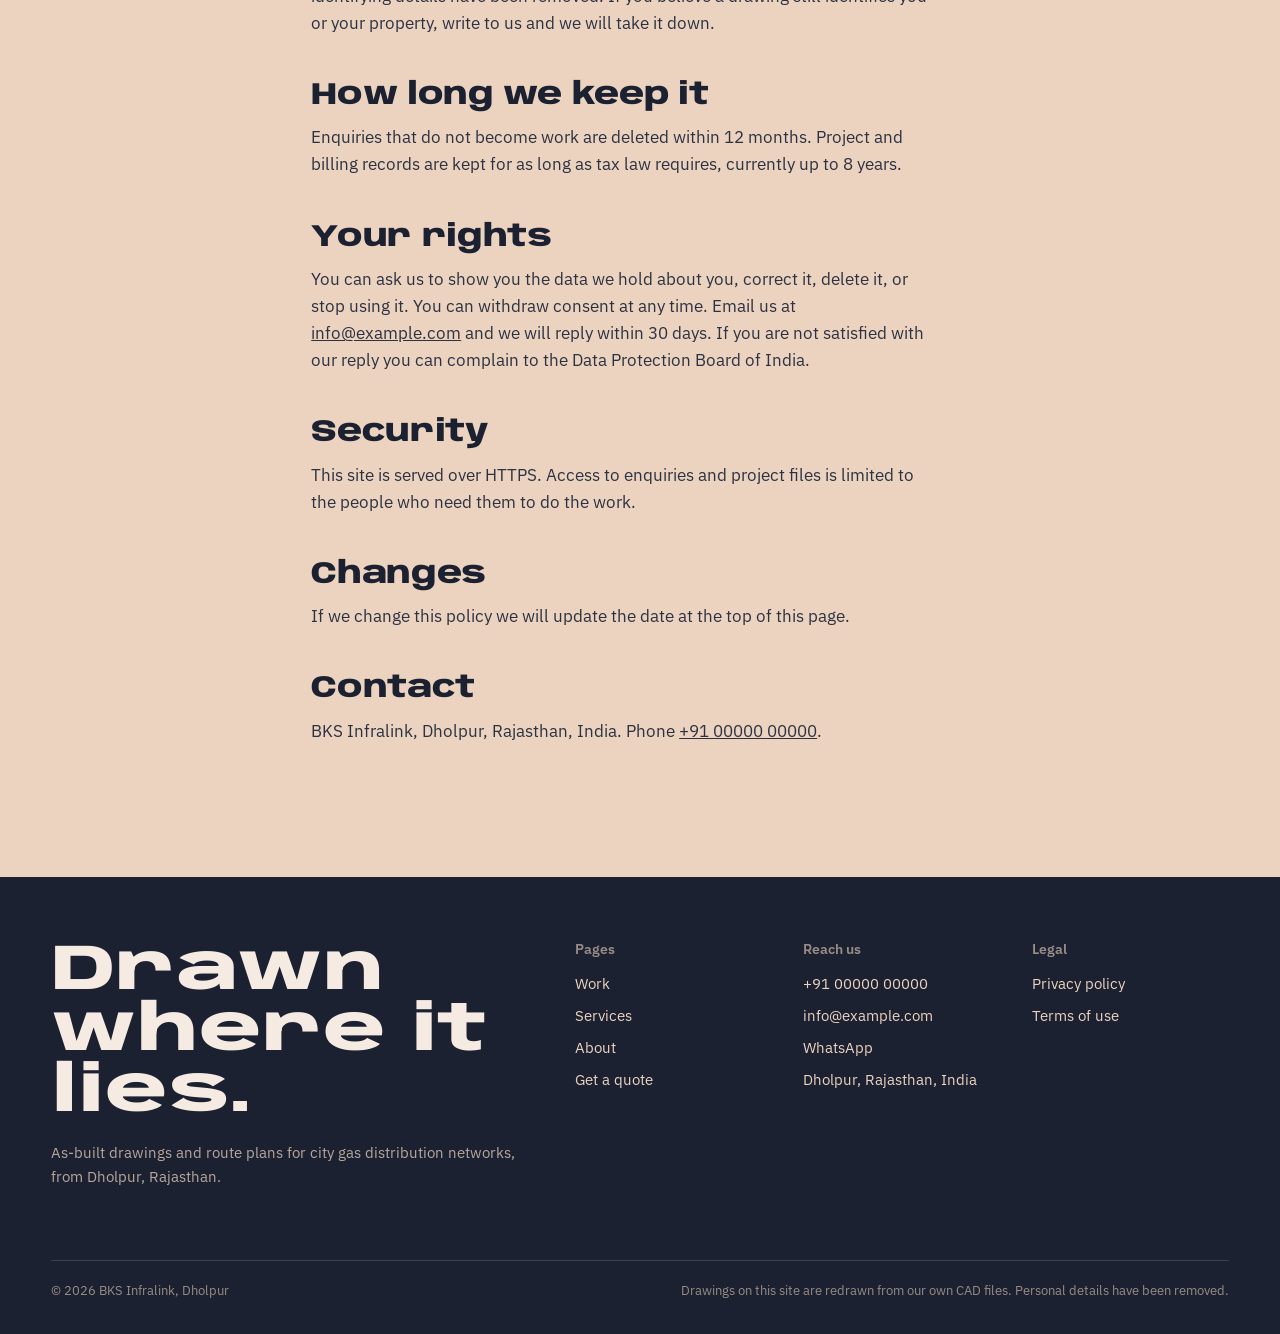
<file: privacy.html>
<!doctype html>
<html lang="en">
<head>
<meta charset="utf-8">
<meta name="viewport" content="width=device-width,initial-scale=1">
<title>Privacy policy — BKS Infralink</title>
<meta name="description" content="How BKS Infralink handles personal data.">
<meta name="theme-color" content="#ecd3c0">
<meta property="og:title" content="Privacy policy — BKS Infralink">
<meta property="og:description" content="How BKS Infralink handles personal data.">
<meta property="og:type" content="website">
<meta property="og:image" content="assets/og.jpg">
<meta name="twitter:card" content="summary_large_image">
<link rel="icon" href="assets/favicon.svg" type="image/svg+xml">
<link rel="preload" href="assets/fonts/anybody.woff2" as="font" type="font/woff2" crossorigin>
<link rel="stylesheet" href="assets/styles.css">

</head>
<body class="">
<a class="skip" href="#main">Skip to content</a>
<header class="top">
  <div class="wrap">
    <a class="brand" href="index.html" aria-label="BKS Infralink home"><svg viewBox="0 0 32 32" aria-hidden="true"><rect width="32" height="32" rx="5" fill="#1b2130"/><path d="M6 9h12v14h8" fill="none" stroke="#f5c400" stroke-width="3.2" stroke-linecap="round" stroke-linejoin="round"/><path d="M6 23h6" stroke="#9fb5ff" stroke-width="2.2" stroke-linecap="round"/><circle cx="18" cy="9" r="2.6" fill="#ecd3c0"/></svg><span>BKS Infralink<small>Gas pipeline drawings, Dholpur</small></span></a>
    <nav class="nav" id="nav" aria-label="Main"><a href="work.html">Work</a><a href="services.html">Services</a><a href="about.html">About</a><a href="contact.html">Contact</a><a class="btn" href="quote.html">Get a quote</a></nav>
    <button class="menu-btn" aria-label="Menu" aria-controls="nav" aria-expanded="false"><span></span><span></span><span></span></button>
  </div>
</header>
<main id="main">

<div class="page-hero"><div class="wrap">
  <p class="crumb"><a href="index.html">Home</a> / Privacy policy</p>
  <h1>Privacy policy</h1>
  <p class="lede">Last updated: 21 October 2026</p>
</div></div>
<section><div class="wrap legal">
  <p>This policy explains what personal data BKS Infralink ("we", "us") collects through this website, why, and what you can ask us to do with it. We follow India's Digital Personal Data Protection Act, 2023 and the Information Technology Act, 2000.</p>
  <h2>What we collect</h2>
  <ul>
    <li><b>Details you send us</b> through the contact or quote forms, by email, phone or WhatsApp: your name, company, phone number, email address and anything you write about your project, including links to files.</li>
    <li><b>Basic technical data</b> that our hosting provider records when you load a page, such as IP address, browser type and the time of the request. We do not use advertising cookies or tracking pixels.</li>
    <li><b>A preference stored in your browser</b> remembering whether you chose the Ink or Paper view on the Work page. It never leaves your device.</li>
  </ul>
  <h2>Why we use it</h2>
  <ul>
    <li>To reply to your enquiry and prepare a quote.</li>
    <li>To carry out and invoice work you ask us to do.</li>
    <li>To keep records we are required to keep by law, such as tax records.</li>
  </ul>
  <p>We rely on your consent, which you give when you send a form, and on our legitimate need to run the business. We do not sell your data or use it for marketing you did not ask for.</p>
  <h2>Who we share it with</h2>
  <p>Only the services needed to run this site and reply to you: our website host, our email provider and, if enabled, the form service that delivers form messages to our inbox. These providers may store data outside India under their own security commitments. We share project details with your client or their inspection agency only when the job requires it and you have agreed.</p>
  <h2>Drawings on this site</h2>
  <p>The drawings shown in our portfolio are redrawn from our own CAD files. Household names, house numbers, purchase order numbers and other identifying details have been removed. If you believe a drawing still identifies you or your property, write to us and we will take it down.</p>
  <h2>How long we keep it</h2>
  <p>Enquiries that do not become work are deleted within 12 months. Project and billing records are kept for as long as tax law requires, currently up to 8 years.</p>
  <h2>Your rights</h2>
  <p>You can ask us to show you the data we hold about you, correct it, delete it, or stop using it. You can withdraw consent at any time. Email us at <a data-site="email" href="#">our email address</a> and we will reply within 30 days. If you are not satisfied with our reply you can complain to the Data Protection Board of India.</p>
  <h2>Security</h2>
  <p>This site is served over HTTPS. Access to enquiries and project files is limited to the people who need them to do the work.</p>
  <h2>Changes</h2>
  <p>If we change this policy we will update the date at the top of this page.</p>
  <h2>Contact</h2>
  <p>BKS Infralink, <span data-site="address"></span>. Phone <a data-site="phone" href="#">our phone number</a>.</p>
</div></section>

</main>
<footer class="foot">
  <div class="wrap">
    <div class="foot-grid">
      <div>
        <p class="big">Drawn where it lies.</p>
        <p style="color:rgba(236,211,192,.75)">As-built drawings and route plans for city gas distribution networks, from Dholpur, Rajasthan.</p>
      </div>
      <div><h4>Pages</h4><ul><li><a href="work.html">Work</a></li><li><a href="services.html">Services</a></li><li><a href="about.html">About</a></li><li><a href="quote.html">Get a quote</a></li></ul></div>
      <div><h4>Reach us</h4><ul><li><a data-site="phone" href="#">Phone</a></li><li><a data-site="email" href="#">Email</a></li><li><a data-site="whatsapp" href="#" target="_blank" rel="noopener">WhatsApp</a></li><li data-site="address"></li></ul></div>
      <div><h4>Legal</h4><ul><li><a href="privacy.html">Privacy policy</a></li><li><a href="terms.html">Terms of use</a></li></ul></div>
    </div>
    <div class="foot-bottom"><span>© <span data-year></span> BKS Infralink, Dholpur</span><span>Drawings on this site are redrawn from our own CAD files. Personal details have been removed.</span></div>
  </div>
</footer>
<script src="assets/main.js" defer></script>
</body>
</html>
</file>
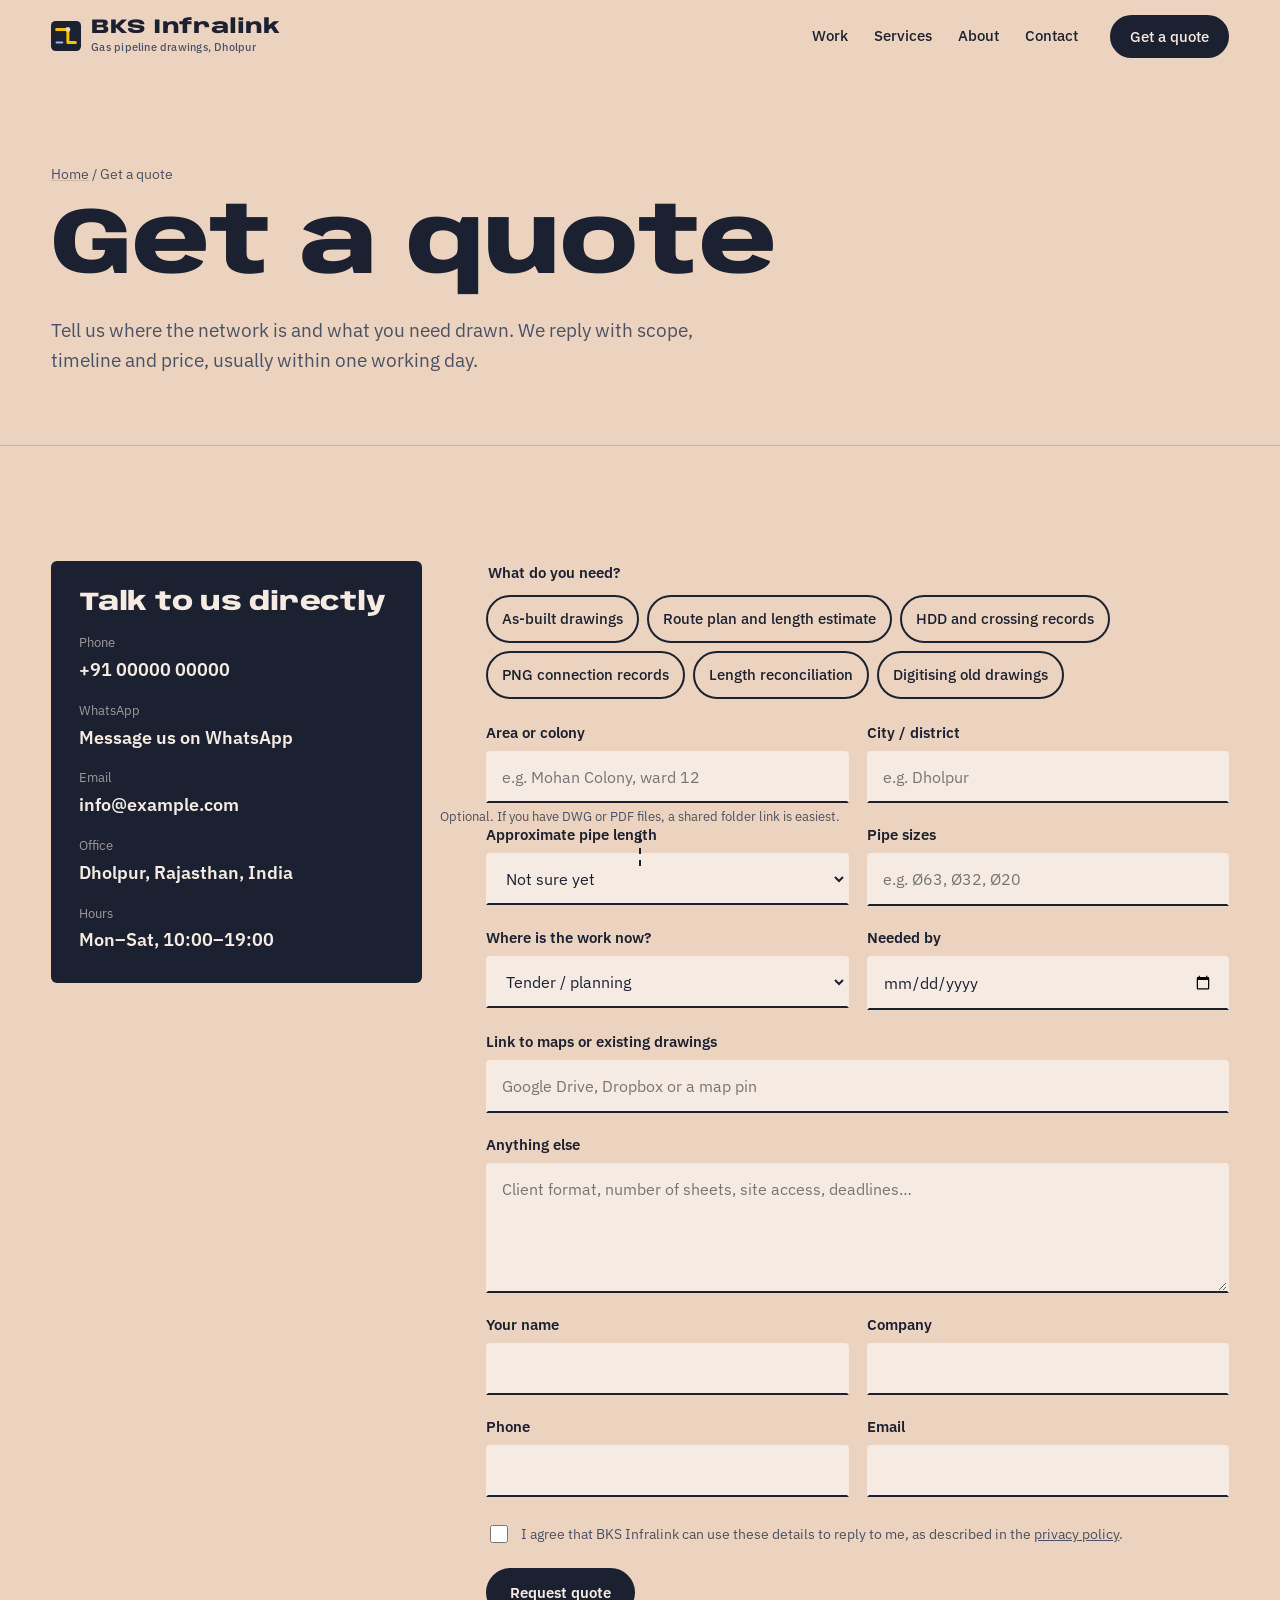
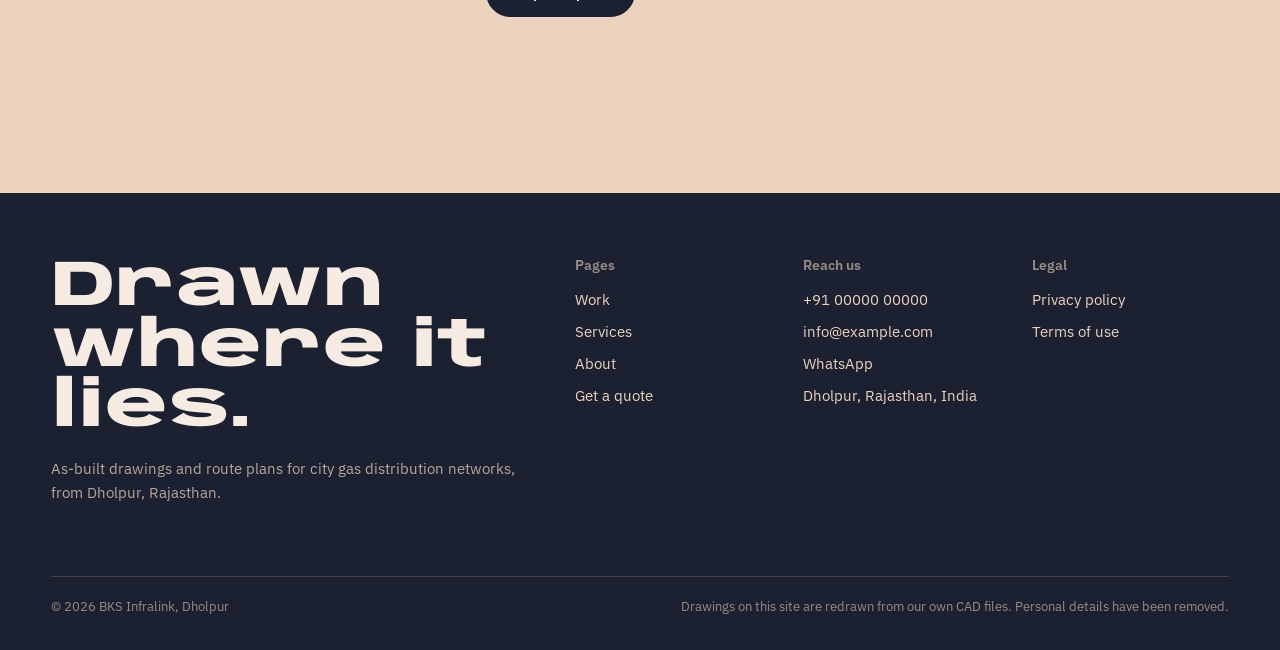
<file: quote.html>
<!doctype html>
<html lang="en">
<head>
<meta charset="utf-8">
<meta name="viewport" content="width=device-width,initial-scale=1">
<title>Get a quote — BKS Infralink</title>
<meta name="description" content="Request a quote for gas pipeline as-built drawings or route plans.">
<meta name="theme-color" content="#ecd3c0">
<meta property="og:title" content="Get a quote — BKS Infralink">
<meta property="og:description" content="Request a quote for gas pipeline as-built drawings or route plans.">
<meta property="og:type" content="website">
<meta property="og:image" content="assets/og.jpg">
<meta name="twitter:card" content="summary_large_image">
<link rel="icon" href="assets/favicon.svg" type="image/svg+xml">
<link rel="preload" href="assets/fonts/anybody.woff2" as="font" type="font/woff2" crossorigin>
<link rel="stylesheet" href="assets/styles.css">

</head>
<body class="">
<a class="skip" href="#main">Skip to content</a>
<header class="top">
  <div class="wrap">
    <a class="brand" href="index.html" aria-label="BKS Infralink home"><svg viewBox="0 0 32 32" aria-hidden="true"><rect width="32" height="32" rx="5" fill="#1b2130"/><path d="M6 9h12v14h8" fill="none" stroke="#f5c400" stroke-width="3.2" stroke-linecap="round" stroke-linejoin="round"/><path d="M6 23h6" stroke="#9fb5ff" stroke-width="2.2" stroke-linecap="round"/><circle cx="18" cy="9" r="2.6" fill="#ecd3c0"/></svg><span>BKS Infralink<small>Gas pipeline drawings, Dholpur</small></span></a>
    <nav class="nav" id="nav" aria-label="Main"><a href="work.html">Work</a><a href="services.html">Services</a><a href="about.html">About</a><a href="contact.html">Contact</a><a class="btn" href="quote.html">Get a quote</a></nav>
    <button class="menu-btn" aria-label="Menu" aria-controls="nav" aria-expanded="false"><span></span><span></span><span></span></button>
  </div>
</header>
<main id="main">

<div class="page-hero"><div class="wrap">
  <p class="crumb"><a href="index.html">Home</a> / Get a quote</p>
  <h1>Get a quote</h1>
  <p class="lede">Tell us where the network is and what you need drawn. We reply with scope, timeline and price, usually within one working day.</p>
</div></div>
<section><div class="wrap form-wrap">
  <aside class="aside-card">
  <h3>Talk to us directly</h3>
  <dl>
    <dt>Phone</dt><dd><a data-site="phone" href="#">Phone</a></dd>
    <dt>WhatsApp</dt><dd><a data-site="whatsapp" href="#" target="_blank" rel="noopener">Message us on WhatsApp</a></dd>
    <dt>Email</dt><dd><a data-site="email" href="#">Email</a></dd>
    <dt>Office</dt><dd data-site="address"></dd>
    <dt>Hours</dt><dd>Mon–Sat, 10:00–19:00</dd>
  </dl>
</aside>
  <form data-form="quote" novalidate>
    <div class="hp" aria-hidden="true"><label>Website <input name="website" tabindex="-1" autocomplete="off"></label></div>
    <fieldset>
      <legend>What do you need?</legend>
      <div class="chips">
        <label><input type="checkbox" name="Service" value="As-built drawings">As-built drawings</label>
        <label><input type="checkbox" name="Service" value="Route plan and length estimate">Route plan and length estimate</label>
        <label><input type="checkbox" name="Service" value="HDD and crossing records">HDD and crossing records</label>
        <label><input type="checkbox" name="Service" value="PNG connection records">PNG connection records</label>
        <label><input type="checkbox" name="Service" value="Length reconciliation">Length reconciliation</label>
        <label><input type="checkbox" name="Service" value="Digitising old drawings">Digitising old drawings</label>
      </div>
    </fieldset>
    <div class="row">
      <div class="field"><label for="q-area">Area or colony</label><input id="q-area" name="Area" required placeholder="e.g. Mohan Colony, ward 12"></div>
      <div class="field"><label for="q-city">City / district</label><input id="q-city" name="City" required placeholder="e.g. Dholpur"></div>
    </div>
    <div class="row">
      <div class="field"><label for="q-len">Approximate pipe length</label><select id="q-len" name="Approx length"><option value="">Not sure yet</option><option>Under 1 km</option><option>1–5 km</option><option>5–20 km</option><option>Over 20 km</option></select></div>
      <div class="field"><label for="q-size">Pipe sizes</label><input id="q-size" name="Pipe sizes" placeholder="e.g. Ø63, Ø32, Ø20"></div>
    </div>
    <div class="row">
      <div class="field"><label for="q-stage">Where is the work now?</label><select id="q-stage" name="Stage"><option>Tender / planning</option><option>Laying in progress</option><option>Laying finished, drawings pending</option><option>Drawings returned with comments</option></select></div>
      <div class="field"><label for="q-date">Needed by</label><input id="q-date" name="Needed by" type="date"></div>
    </div>
    <div class="field"><label for="q-link">Link to maps or existing drawings</label><input id="q-link" name="Files link" type="url" placeholder="Google Drive, Dropbox or a map pin"><span class="hint">Optional. If you have DWG or PDF files, a shared folder link is easiest.</span></div>
    <div class="field"><label for="q-msg">Anything else</label><textarea id="q-msg" name="Notes" placeholder="Client format, number of sheets, site access, deadlines…"></textarea></div>
    <div class="row">
      <div class="field"><label for="q-name">Your name</label><input id="q-name" name="Name" required autocomplete="name"></div>
      <div class="field"><label for="q-org">Company</label><input id="q-org" name="Company" autocomplete="organization"></div>
    </div>
    <div class="row">
      <div class="field"><label for="q-phone">Phone</label><input id="q-phone" name="Phone" type="tel" required autocomplete="tel" inputmode="tel"></div>
      <div class="field"><label for="q-email">Email</label><input id="q-email" name="Email" type="email" autocomplete="email"></div>
    </div>
    <label class="consent"><input type="checkbox" required name="Consent" value="yes"><span>I agree that BKS Infralink can use these details to reply to me, as described in the <a href="privacy.html">privacy policy</a>.</span></label>
    <button class="btn" type="submit">Request quote</button>
    <p class="form-status" role="status" aria-live="polite"></p>
  </form>
</div></section>

</main>
<footer class="foot">
  <div class="wrap">
    <div class="foot-grid">
      <div>
        <p class="big">Drawn where it lies.</p>
        <p style="color:rgba(236,211,192,.75)">As-built drawings and route plans for city gas distribution networks, from Dholpur, Rajasthan.</p>
      </div>
      <div><h4>Pages</h4><ul><li><a href="work.html">Work</a></li><li><a href="services.html">Services</a></li><li><a href="about.html">About</a></li><li><a href="quote.html">Get a quote</a></li></ul></div>
      <div><h4>Reach us</h4><ul><li><a data-site="phone" href="#">Phone</a></li><li><a data-site="email" href="#">Email</a></li><li><a data-site="whatsapp" href="#" target="_blank" rel="noopener">WhatsApp</a></li><li data-site="address"></li></ul></div>
      <div><h4>Legal</h4><ul><li><a href="privacy.html">Privacy policy</a></li><li><a href="terms.html">Terms of use</a></li></ul></div>
    </div>
    <div class="foot-bottom"><span>© <span data-year></span> BKS Infralink, Dholpur</span><span>Drawings on this site are redrawn from our own CAD files. Personal details have been removed.</span></div>
  </div>
</footer>
<script src="assets/main.js" defer></script>
</body>
</html>
</file>
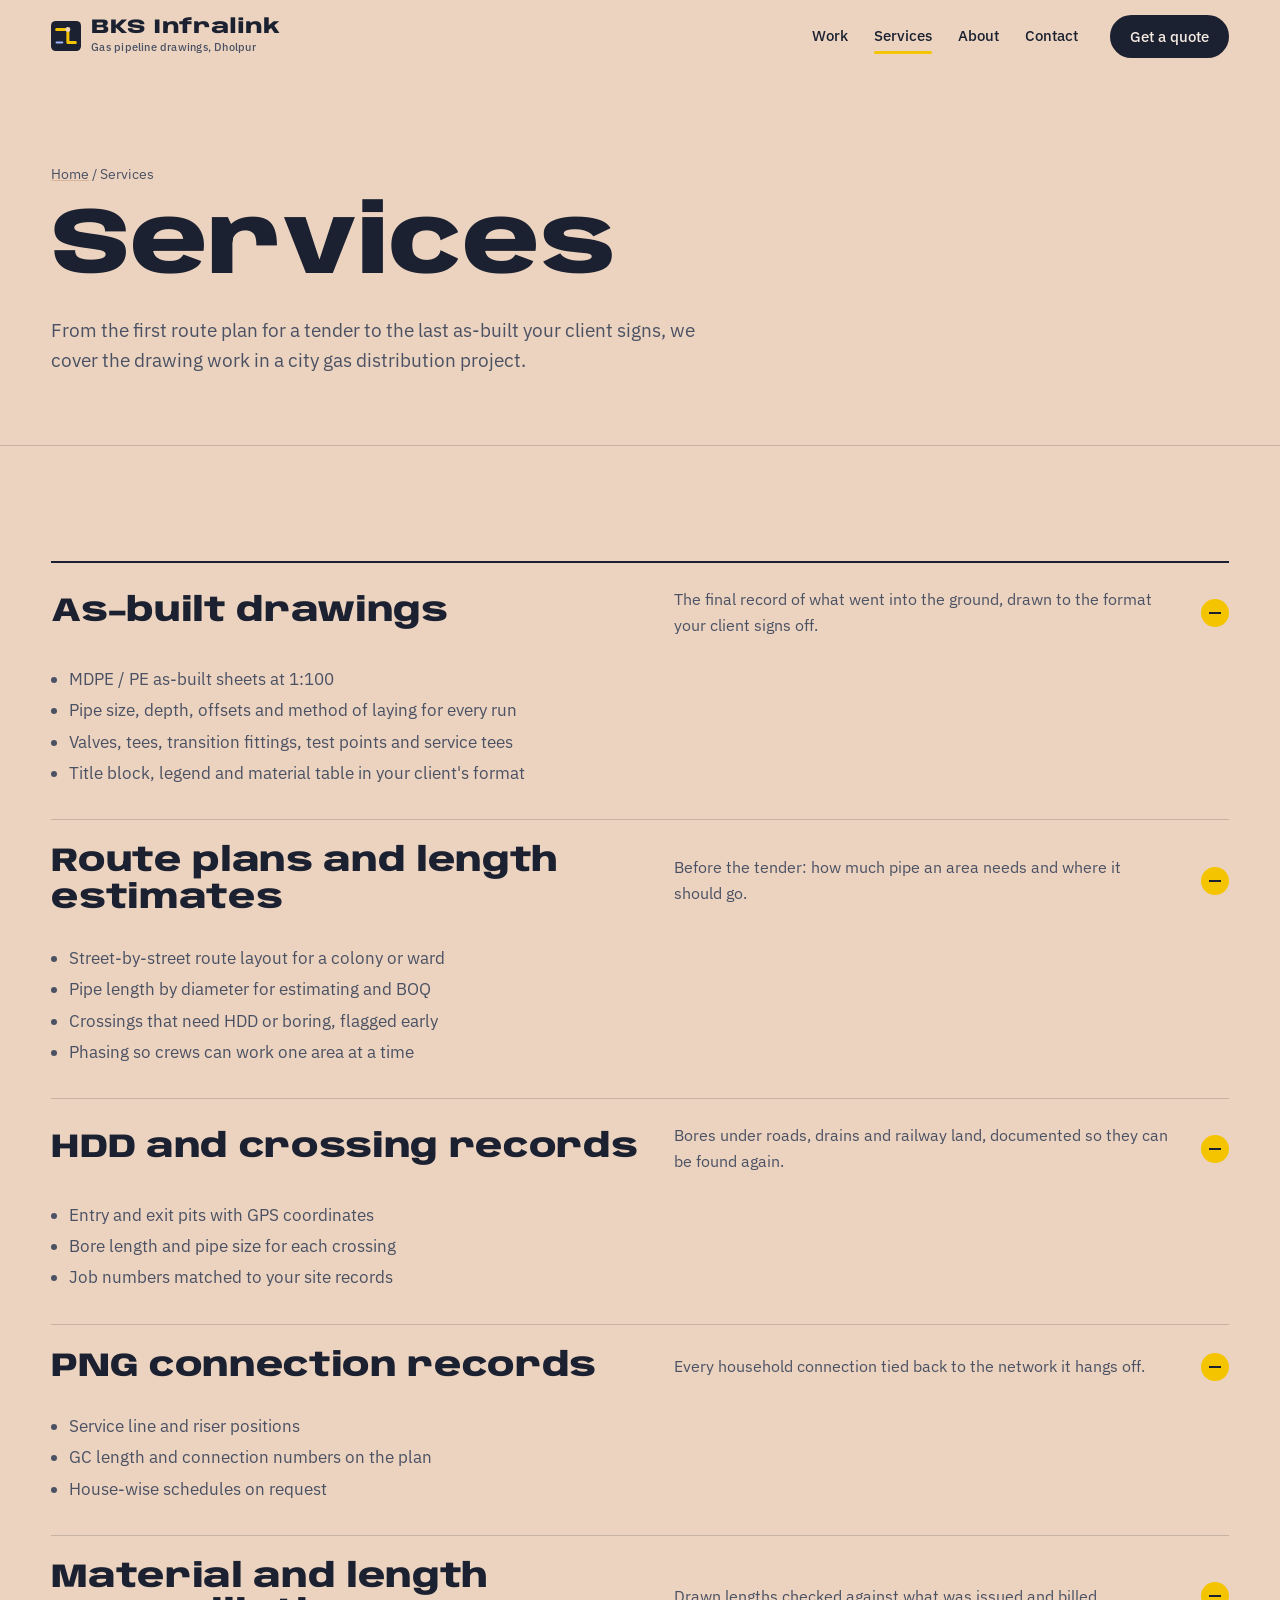
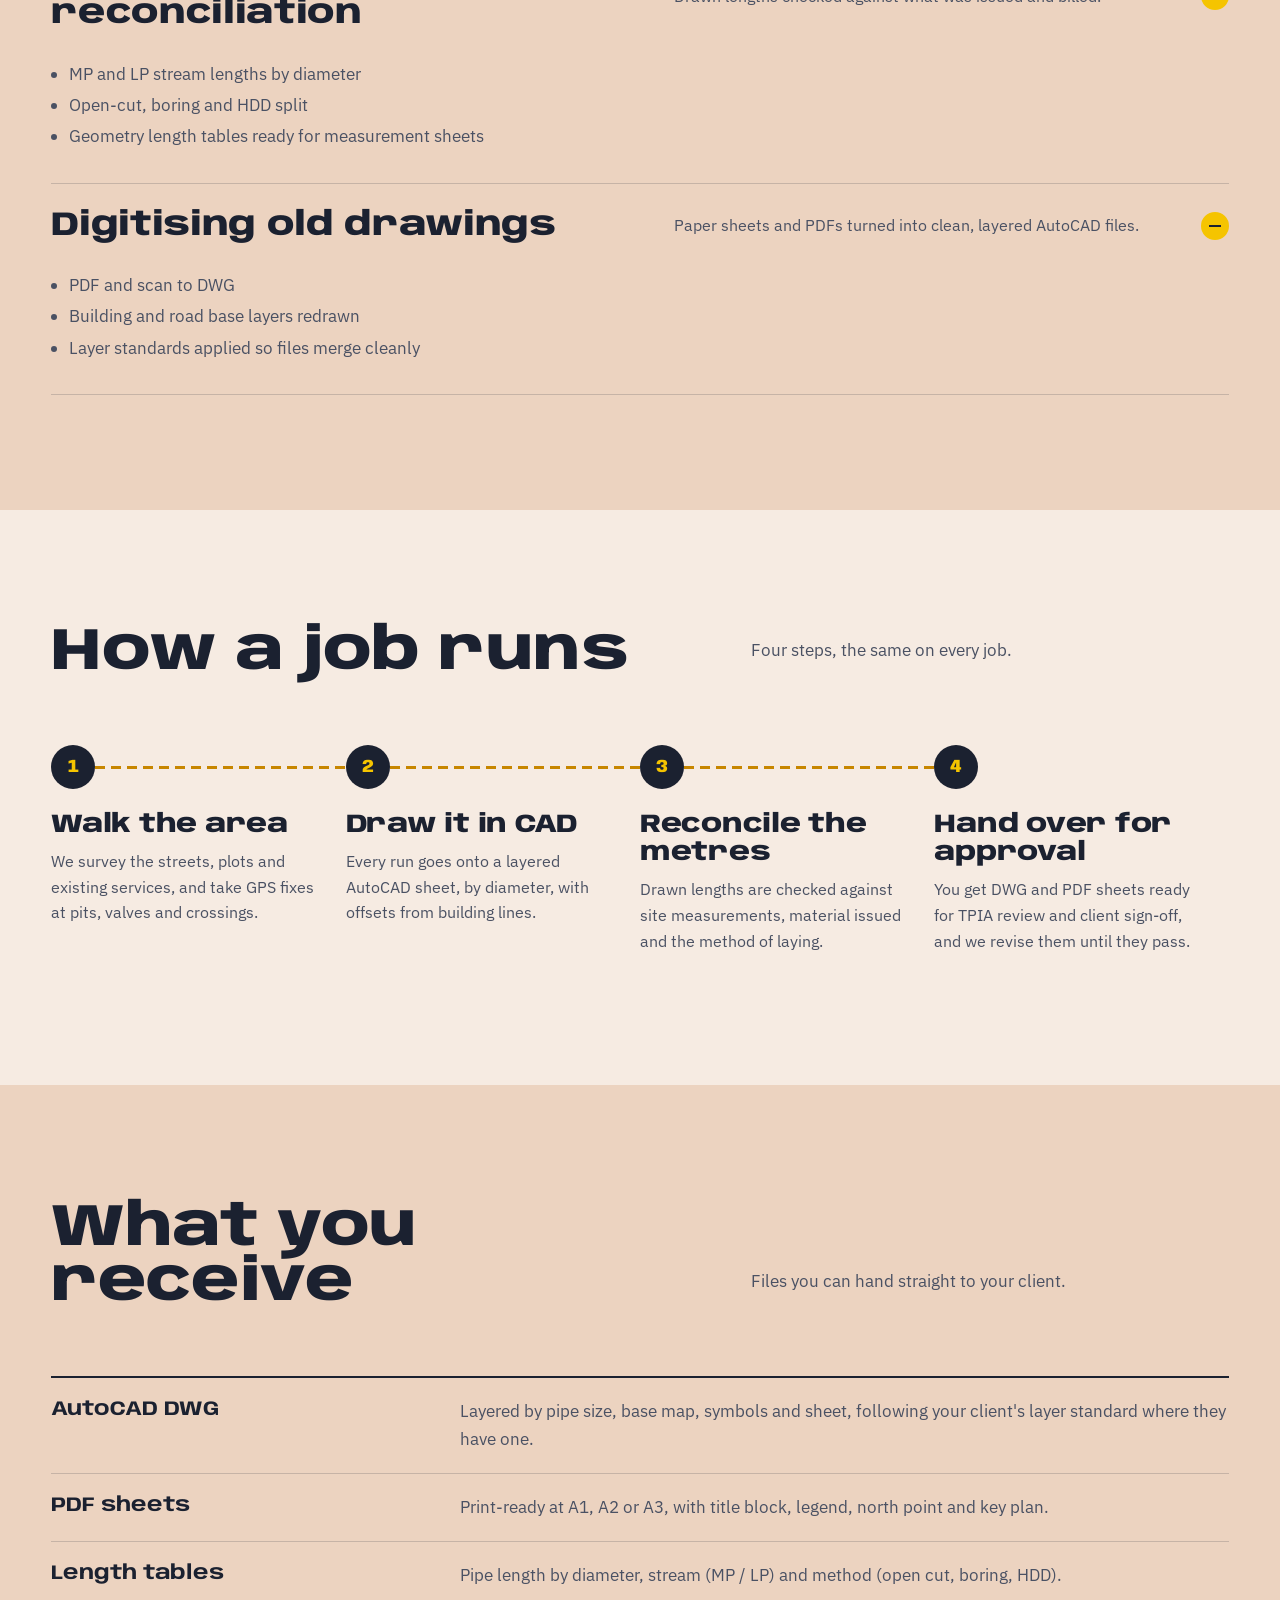
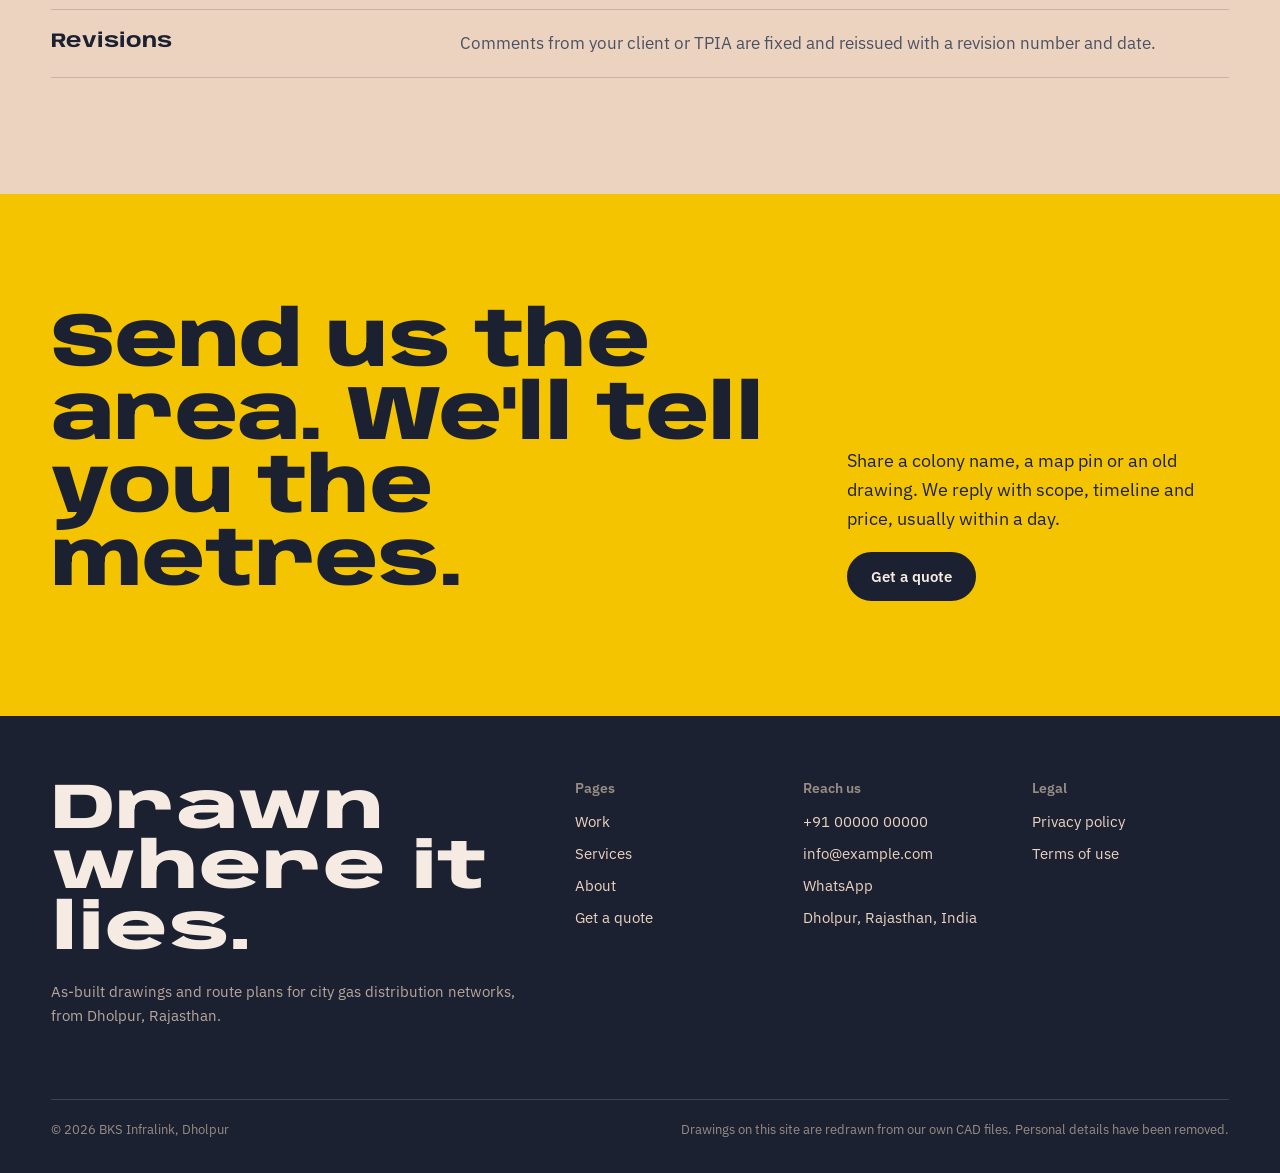
<file: services.html>
<!doctype html>
<html lang="en">
<head>
<meta charset="utf-8">
<meta name="viewport" content="width=device-width,initial-scale=1">
<title>Services — BKS Infralink</title>
<meta name="description" content="As-built drawings, route plans, HDD records, PNG connection records and length reconciliation for CGD projects.">
<meta name="theme-color" content="#ecd3c0">
<meta property="og:title" content="Services — BKS Infralink">
<meta property="og:description" content="As-built drawings, route plans, HDD records, PNG connection records and length reconciliation for CGD projects.">
<meta property="og:type" content="website">
<meta property="og:image" content="assets/og.jpg">
<meta name="twitter:card" content="summary_large_image">
<link rel="icon" href="assets/favicon.svg" type="image/svg+xml">
<link rel="preload" href="assets/fonts/anybody.woff2" as="font" type="font/woff2" crossorigin>
<link rel="stylesheet" href="assets/styles.css">

</head>
<body class="">
<a class="skip" href="#main">Skip to content</a>
<header class="top">
  <div class="wrap">
    <a class="brand" href="index.html" aria-label="BKS Infralink home"><svg viewBox="0 0 32 32" aria-hidden="true"><rect width="32" height="32" rx="5" fill="#1b2130"/><path d="M6 9h12v14h8" fill="none" stroke="#f5c400" stroke-width="3.2" stroke-linecap="round" stroke-linejoin="round"/><path d="M6 23h6" stroke="#9fb5ff" stroke-width="2.2" stroke-linecap="round"/><circle cx="18" cy="9" r="2.6" fill="#ecd3c0"/></svg><span>BKS Infralink<small>Gas pipeline drawings, Dholpur</small></span></a>
    <nav class="nav" id="nav" aria-label="Main"><a href="work.html">Work</a><a href="services.html" aria-current=page>Services</a><a href="about.html">About</a><a href="contact.html">Contact</a><a class="btn" href="quote.html">Get a quote</a></nav>
    <button class="menu-btn" aria-label="Menu" aria-controls="nav" aria-expanded="false"><span></span><span></span><span></span></button>
  </div>
</header>
<main id="main">

<div class="page-hero"><div class="wrap">
  <p class="crumb"><a href="index.html">Home</a> / Services</p>
  <h1>Services</h1>
  <p class="lede">From the first route plan for a tender to the last as-built your client signs, we cover the drawing work in a city gas distribution project.</p>
</div></div>
<section><div class="wrap"><div class="ledger"><details open><summary><h3>As-built drawings</h3><p>The final record of what went into the ground, drawn to the format your client signs off.</p><span class="pm" aria-hidden="true"></span></summary><div class="body"><ul><li>MDPE / PE as-built sheets at 1:100</li><li>Pipe size, depth, offsets and method of laying for every run</li><li>Valves, tees, transition fittings, test points and service tees</li><li>Title block, legend and material table in your client's format</li></ul></div></details><details open><summary><h3>Route plans and length estimates</h3><p>Before the tender: how much pipe an area needs and where it should go.</p><span class="pm" aria-hidden="true"></span></summary><div class="body"><ul><li>Street-by-street route layout for a colony or ward</li><li>Pipe length by diameter for estimating and BOQ</li><li>Crossings that need HDD or boring, flagged early</li><li>Phasing so crews can work one area at a time</li></ul></div></details><details open><summary><h3>HDD and crossing records</h3><p>Bores under roads, drains and railway land, documented so they can be found again.</p><span class="pm" aria-hidden="true"></span></summary><div class="body"><ul><li>Entry and exit pits with GPS coordinates</li><li>Bore length and pipe size for each crossing</li><li>Job numbers matched to your site records</li></ul></div></details><details open><summary><h3>PNG connection records</h3><p>Every household connection tied back to the network it hangs off.</p><span class="pm" aria-hidden="true"></span></summary><div class="body"><ul><li>Service line and riser positions</li><li>GC length and connection numbers on the plan</li><li>House-wise schedules on request</li></ul></div></details><details open><summary><h3>Material and length reconciliation</h3><p>Drawn lengths checked against what was issued and billed.</p><span class="pm" aria-hidden="true"></span></summary><div class="body"><ul><li>MP and LP stream lengths by diameter</li><li>Open-cut, boring and HDD split</li><li>Geometry length tables ready for measurement sheets</li></ul></div></details><details open><summary><h3>Digitising old drawings</h3><p>Paper sheets and PDFs turned into clean, layered AutoCAD files.</p><span class="pm" aria-hidden="true"></span></summary><div class="body"><ul><li>PDF and scan to DWG</li><li>Building and road base layers redrawn</li><li>Layer standards applied so files merge cleanly</li></ul></div></details></div></div></section>
<section class="who"><div class="wrap">
  <div class="sec-head"><h2>How a job runs</h2><p>Four steps, the same on every job.</p></div>
  <ol class="steps">
  <li><h3>Walk the area</h3><p>We survey the streets, plots and existing services, and take GPS fixes at pits, valves and crossings.</p></li>
  <li><h3>Draw it in CAD</h3><p>Every run goes onto a layered AutoCAD sheet, by diameter, with offsets from building lines.</p></li>
  <li><h3>Reconcile the metres</h3><p>Drawn lengths are checked against site measurements, material issued and the method of laying.</p></li>
  <li><h3>Hand over for approval</h3><p>You get DWG and PDF sheets ready for TPIA review and client sign-off, and we revise them until they pass.</p></li>
</ol>
</div></section>
<section><div class="wrap">
  <div class="sec-head"><h2>What you receive</h2><p>Files you can hand straight to your client.</p></div>
  <ul class="values">
    <li><b>AutoCAD DWG</b><span>Layered by pipe size, base map, symbols and sheet, following your client's layer standard where they have one.</span></li>
    <li><b>PDF sheets</b><span>Print-ready at A1, A2 or A3, with title block, legend, north point and key plan.</span></li>
    <li><b>Length tables</b><span>Pipe length by diameter, stream (MP / LP) and method (open cut, boring, HDD).</span></li>
    <li><b>Revisions</b><span>Comments from your client or TPIA are fixed and reissued with a revision number and date.</span></li>
  </ul>
</div></section>
<section class="cta">
    <div class="wrap">
    <h2>Send us the area. We'll tell you the metres.</h2>
    <div class="side">
      <p>Share a colony name, a map pin or an old drawing. We reply with scope, timeline and price, usually within a day.</p>
      <a class="btn" href="quote.html">Get a quote</a>
    </div>
  </div>
</section>

</main>
<footer class="foot">
  <div class="wrap">
    <div class="foot-grid">
      <div>
        <p class="big">Drawn where it lies.</p>
        <p style="color:rgba(236,211,192,.75)">As-built drawings and route plans for city gas distribution networks, from Dholpur, Rajasthan.</p>
      </div>
      <div><h4>Pages</h4><ul><li><a href="work.html">Work</a></li><li><a href="services.html">Services</a></li><li><a href="about.html">About</a></li><li><a href="quote.html">Get a quote</a></li></ul></div>
      <div><h4>Reach us</h4><ul><li><a data-site="phone" href="#">Phone</a></li><li><a data-site="email" href="#">Email</a></li><li><a data-site="whatsapp" href="#" target="_blank" rel="noopener">WhatsApp</a></li><li data-site="address"></li></ul></div>
      <div><h4>Legal</h4><ul><li><a href="privacy.html">Privacy policy</a></li><li><a href="terms.html">Terms of use</a></li></ul></div>
    </div>
    <div class="foot-bottom"><span>© <span data-year></span> BKS Infralink, Dholpur</span><span>Drawings on this site are redrawn from our own CAD files. Personal details have been removed.</span></div>
  </div>
</footer>
<script src="assets/main.js" defer></script>
</body>
</html>
</file>
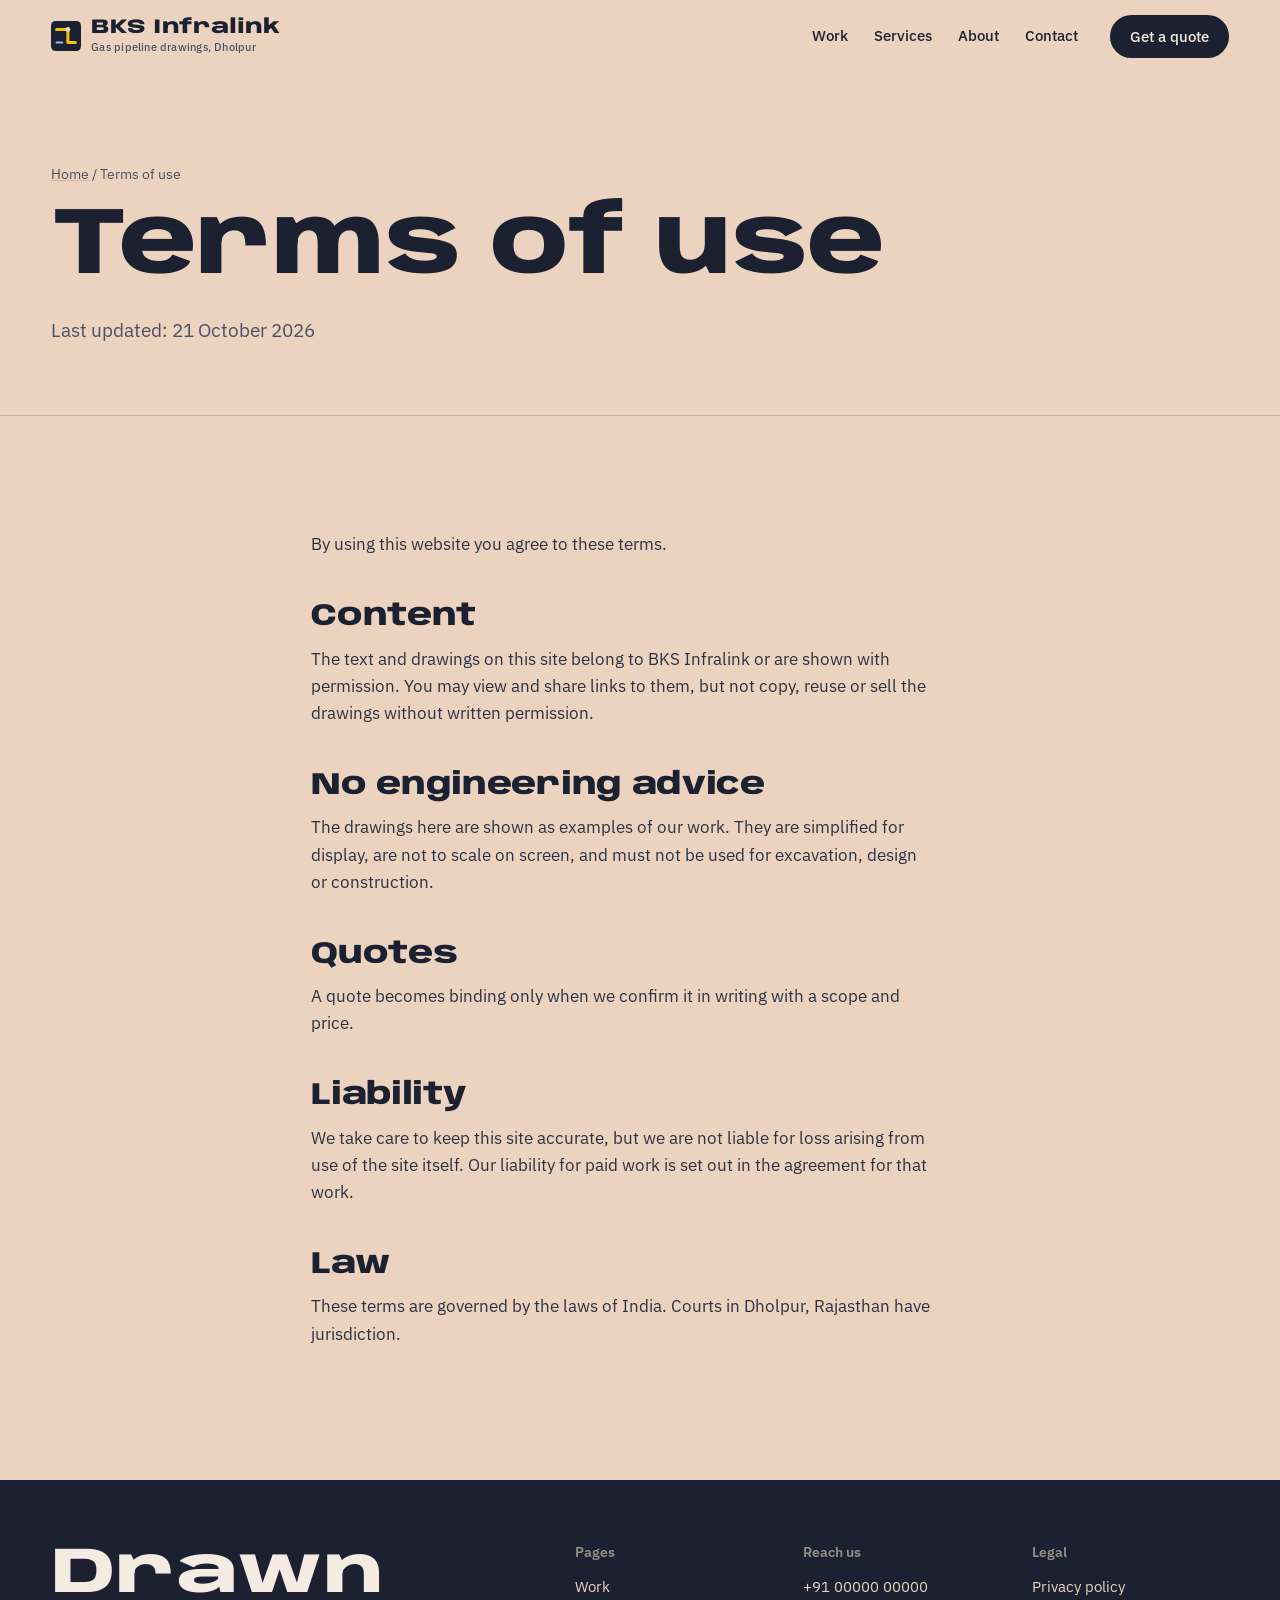
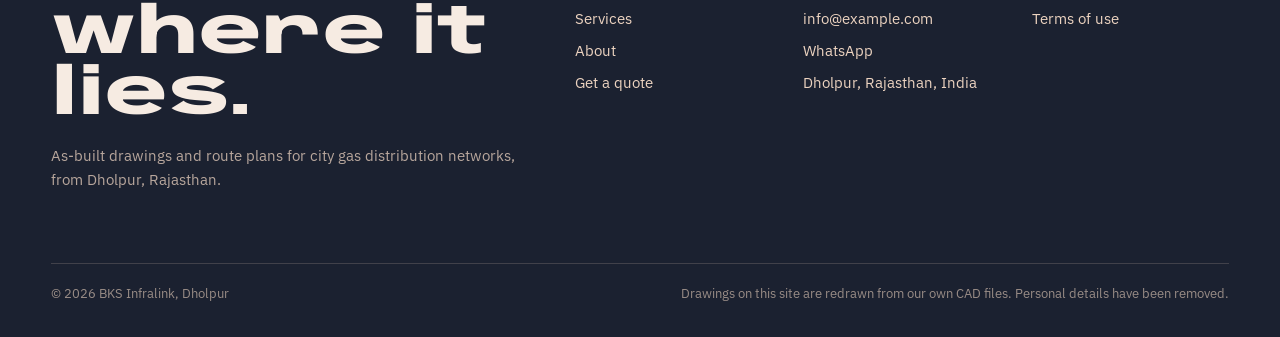
<file: terms.html>
<!doctype html>
<html lang="en">
<head>
<meta charset="utf-8">
<meta name="viewport" content="width=device-width,initial-scale=1">
<title>Terms of use — BKS Infralink</title>
<meta name="description" content="Terms for using the BKS Infralink website.">
<meta name="theme-color" content="#ecd3c0">
<meta property="og:title" content="Terms of use — BKS Infralink">
<meta property="og:description" content="Terms for using the BKS Infralink website.">
<meta property="og:type" content="website">
<meta property="og:image" content="assets/og.jpg">
<meta name="twitter:card" content="summary_large_image">
<link rel="icon" href="assets/favicon.svg" type="image/svg+xml">
<link rel="preload" href="assets/fonts/anybody.woff2" as="font" type="font/woff2" crossorigin>
<link rel="stylesheet" href="assets/styles.css">

</head>
<body class="">
<a class="skip" href="#main">Skip to content</a>
<header class="top">
  <div class="wrap">
    <a class="brand" href="index.html" aria-label="BKS Infralink home"><svg viewBox="0 0 32 32" aria-hidden="true"><rect width="32" height="32" rx="5" fill="#1b2130"/><path d="M6 9h12v14h8" fill="none" stroke="#f5c400" stroke-width="3.2" stroke-linecap="round" stroke-linejoin="round"/><path d="M6 23h6" stroke="#9fb5ff" stroke-width="2.2" stroke-linecap="round"/><circle cx="18" cy="9" r="2.6" fill="#ecd3c0"/></svg><span>BKS Infralink<small>Gas pipeline drawings, Dholpur</small></span></a>
    <nav class="nav" id="nav" aria-label="Main"><a href="work.html">Work</a><a href="services.html">Services</a><a href="about.html">About</a><a href="contact.html">Contact</a><a class="btn" href="quote.html">Get a quote</a></nav>
    <button class="menu-btn" aria-label="Menu" aria-controls="nav" aria-expanded="false"><span></span><span></span><span></span></button>
  </div>
</header>
<main id="main">

<div class="page-hero"><div class="wrap">
  <p class="crumb"><a href="index.html">Home</a> / Terms of use</p>
  <h1>Terms of use</h1>
  <p class="lede">Last updated: 21 October 2026</p>
</div></div>
<section><div class="wrap legal">
  <p>By using this website you agree to these terms.</p>
  <h2>Content</h2>
  <p>The text and drawings on this site belong to BKS Infralink or are shown with permission. You may view and share links to them, but not copy, reuse or sell the drawings without written permission.</p>
  <h2>No engineering advice</h2>
  <p>The drawings here are shown as examples of our work. They are simplified for display, are not to scale on screen, and must not be used for excavation, design or construction.</p>
  <h2>Quotes</h2>
  <p>A quote becomes binding only when we confirm it in writing with a scope and price.</p>
  <h2>Liability</h2>
  <p>We take care to keep this site accurate, but we are not liable for loss arising from use of the site itself. Our liability for paid work is set out in the agreement for that work.</p>
  <h2>Law</h2>
  <p>These terms are governed by the laws of India. Courts in Dholpur, Rajasthan have jurisdiction.</p>
</div></section>

</main>
<footer class="foot">
  <div class="wrap">
    <div class="foot-grid">
      <div>
        <p class="big">Drawn where it lies.</p>
        <p style="color:rgba(236,211,192,.75)">As-built drawings and route plans for city gas distribution networks, from Dholpur, Rajasthan.</p>
      </div>
      <div><h4>Pages</h4><ul><li><a href="work.html">Work</a></li><li><a href="services.html">Services</a></li><li><a href="about.html">About</a></li><li><a href="quote.html">Get a quote</a></li></ul></div>
      <div><h4>Reach us</h4><ul><li><a data-site="phone" href="#">Phone</a></li><li><a data-site="email" href="#">Email</a></li><li><a data-site="whatsapp" href="#" target="_blank" rel="noopener">WhatsApp</a></li><li data-site="address"></li></ul></div>
      <div><h4>Legal</h4><ul><li><a href="privacy.html">Privacy policy</a></li><li><a href="terms.html">Terms of use</a></li></ul></div>
    </div>
    <div class="foot-bottom"><span>© <span data-year></span> BKS Infralink, Dholpur</span><span>Drawings on this site are redrawn from our own CAD files. Personal details have been removed.</span></div>
  </div>
</footer>
<script src="assets/main.js" defer></script>
</body>
</html>
</file>
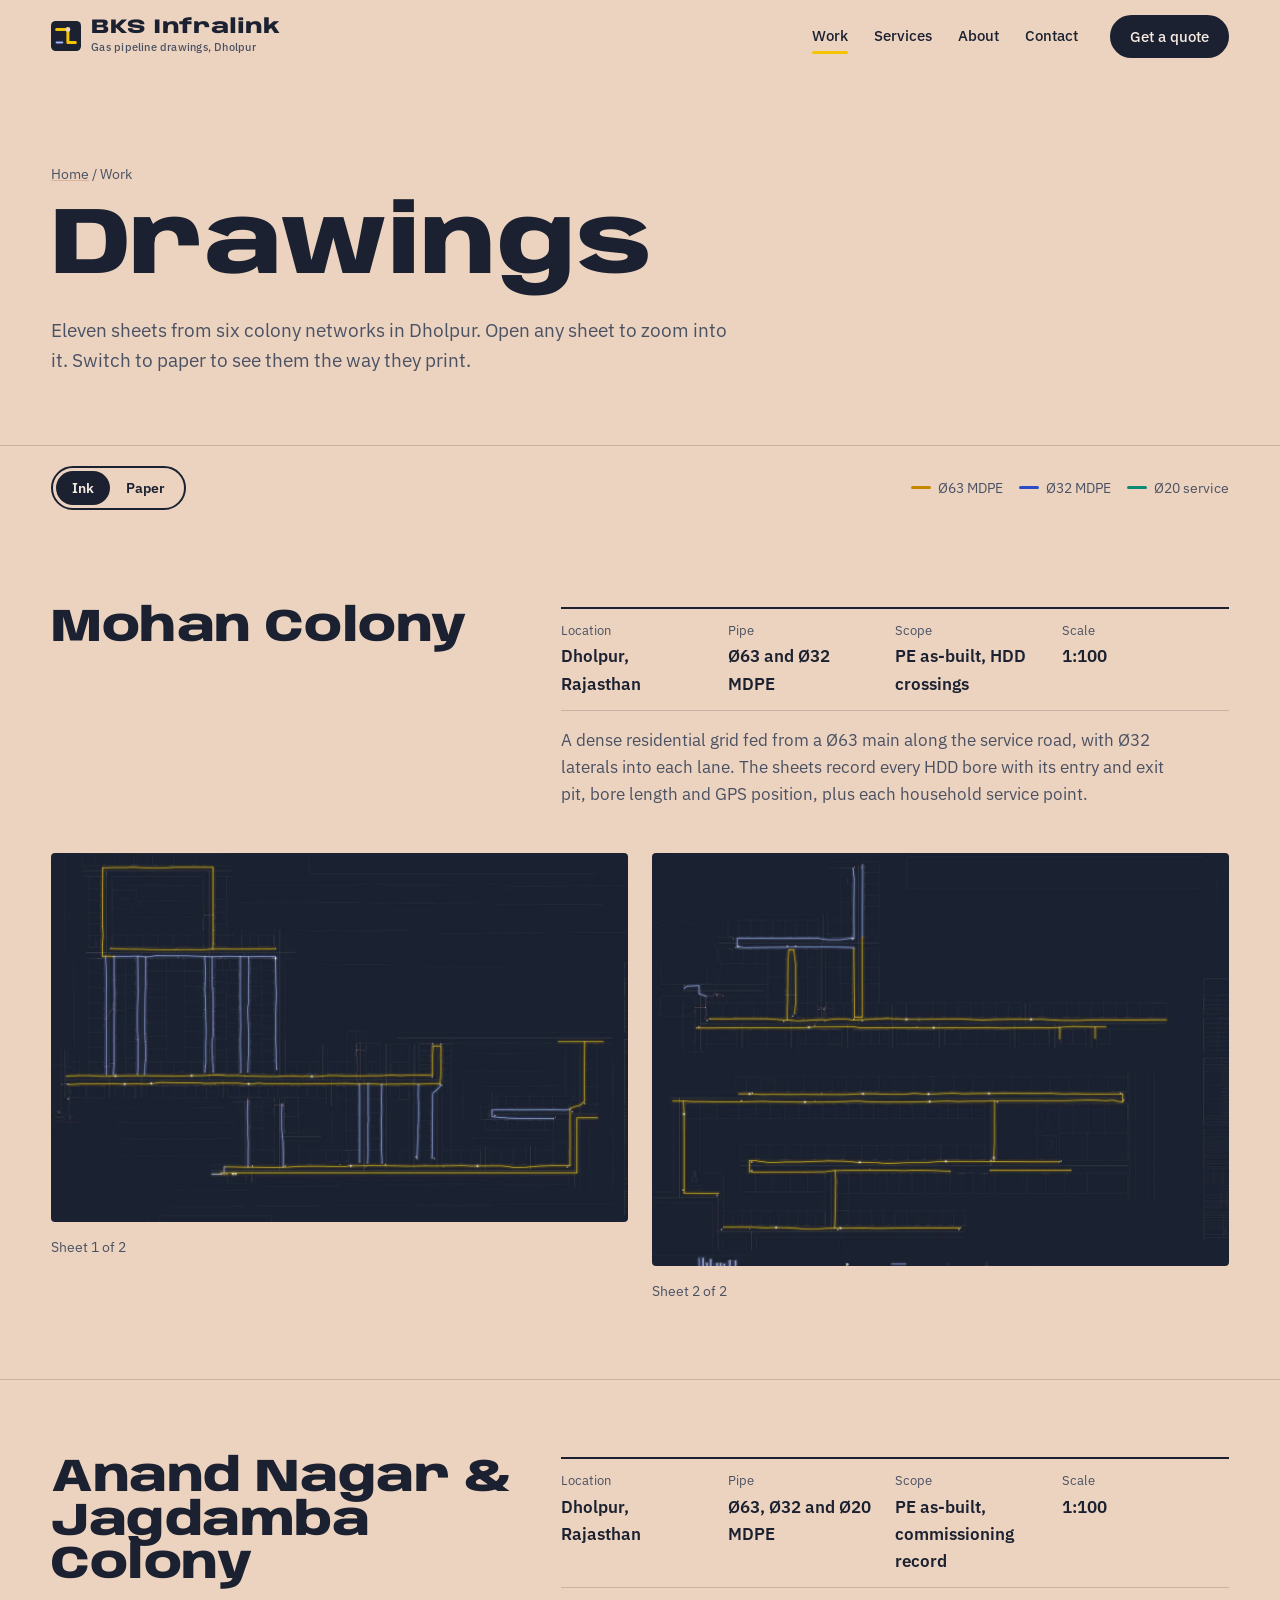
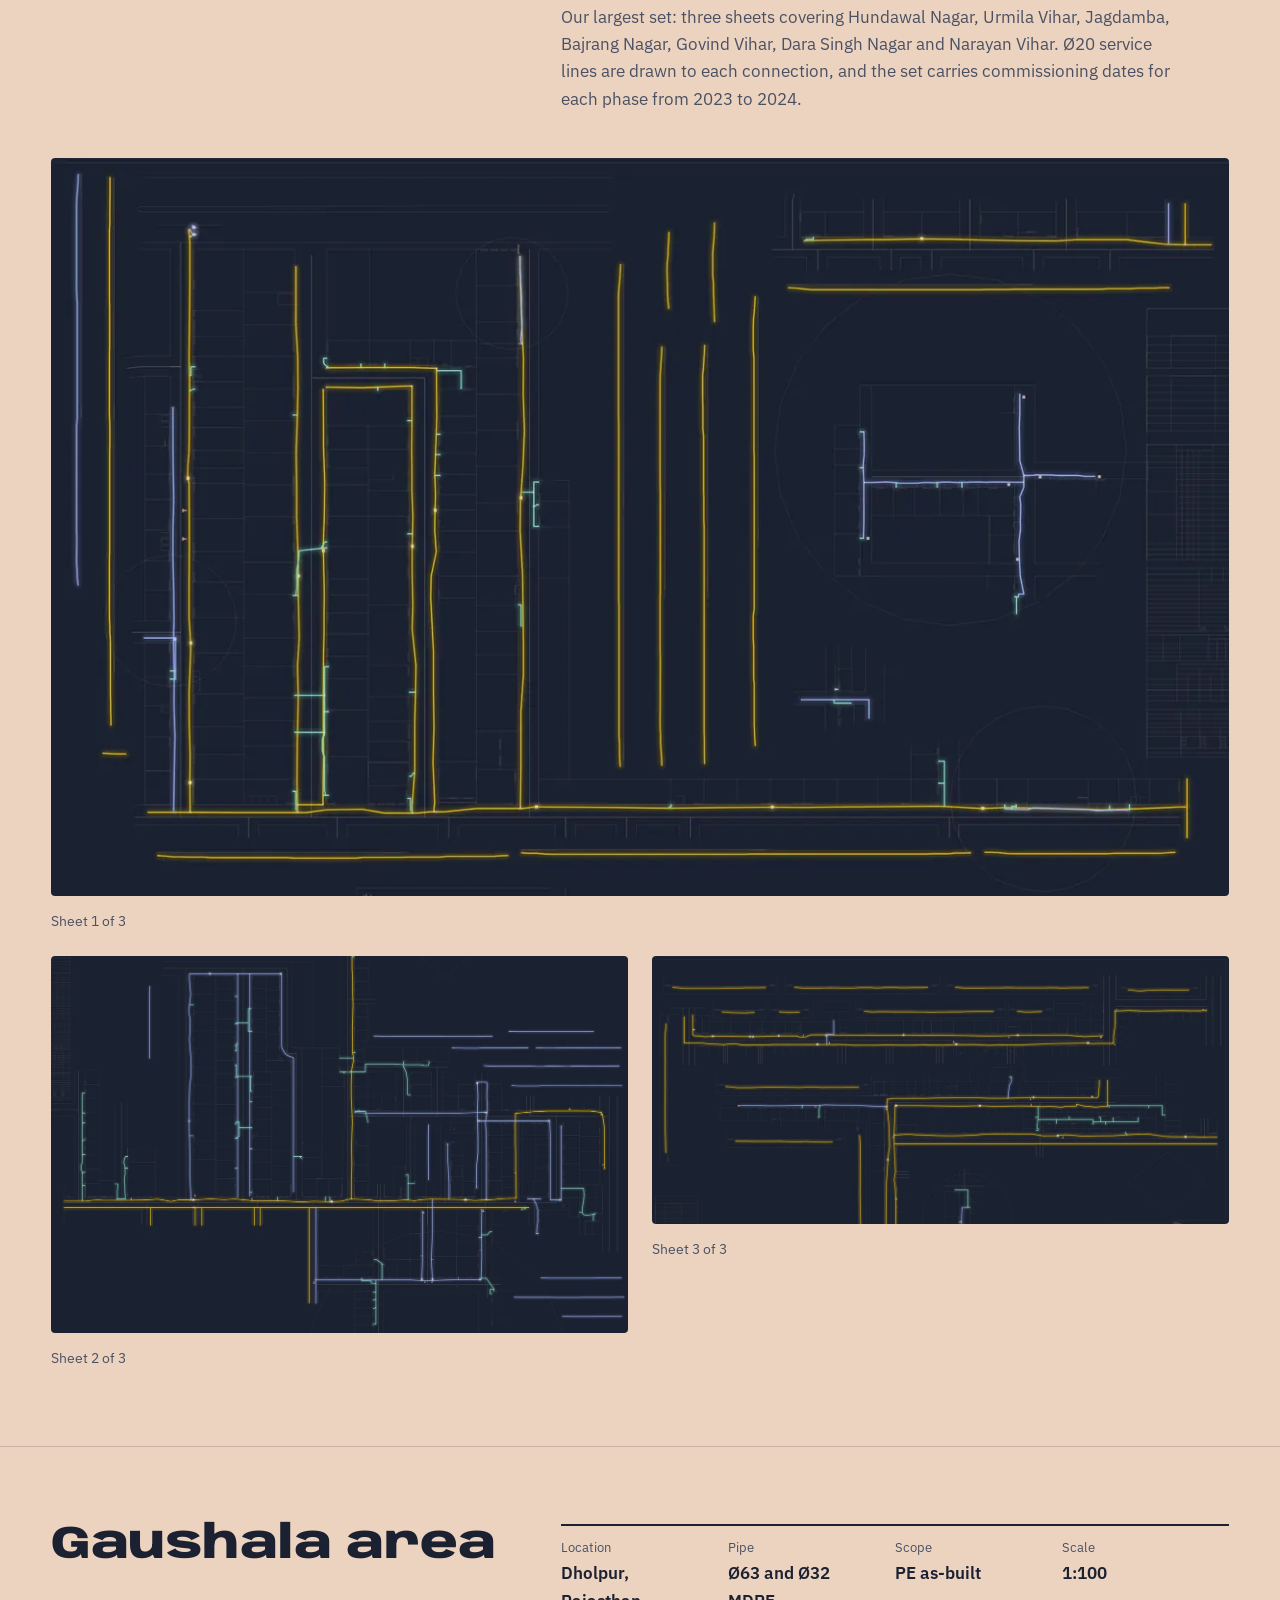
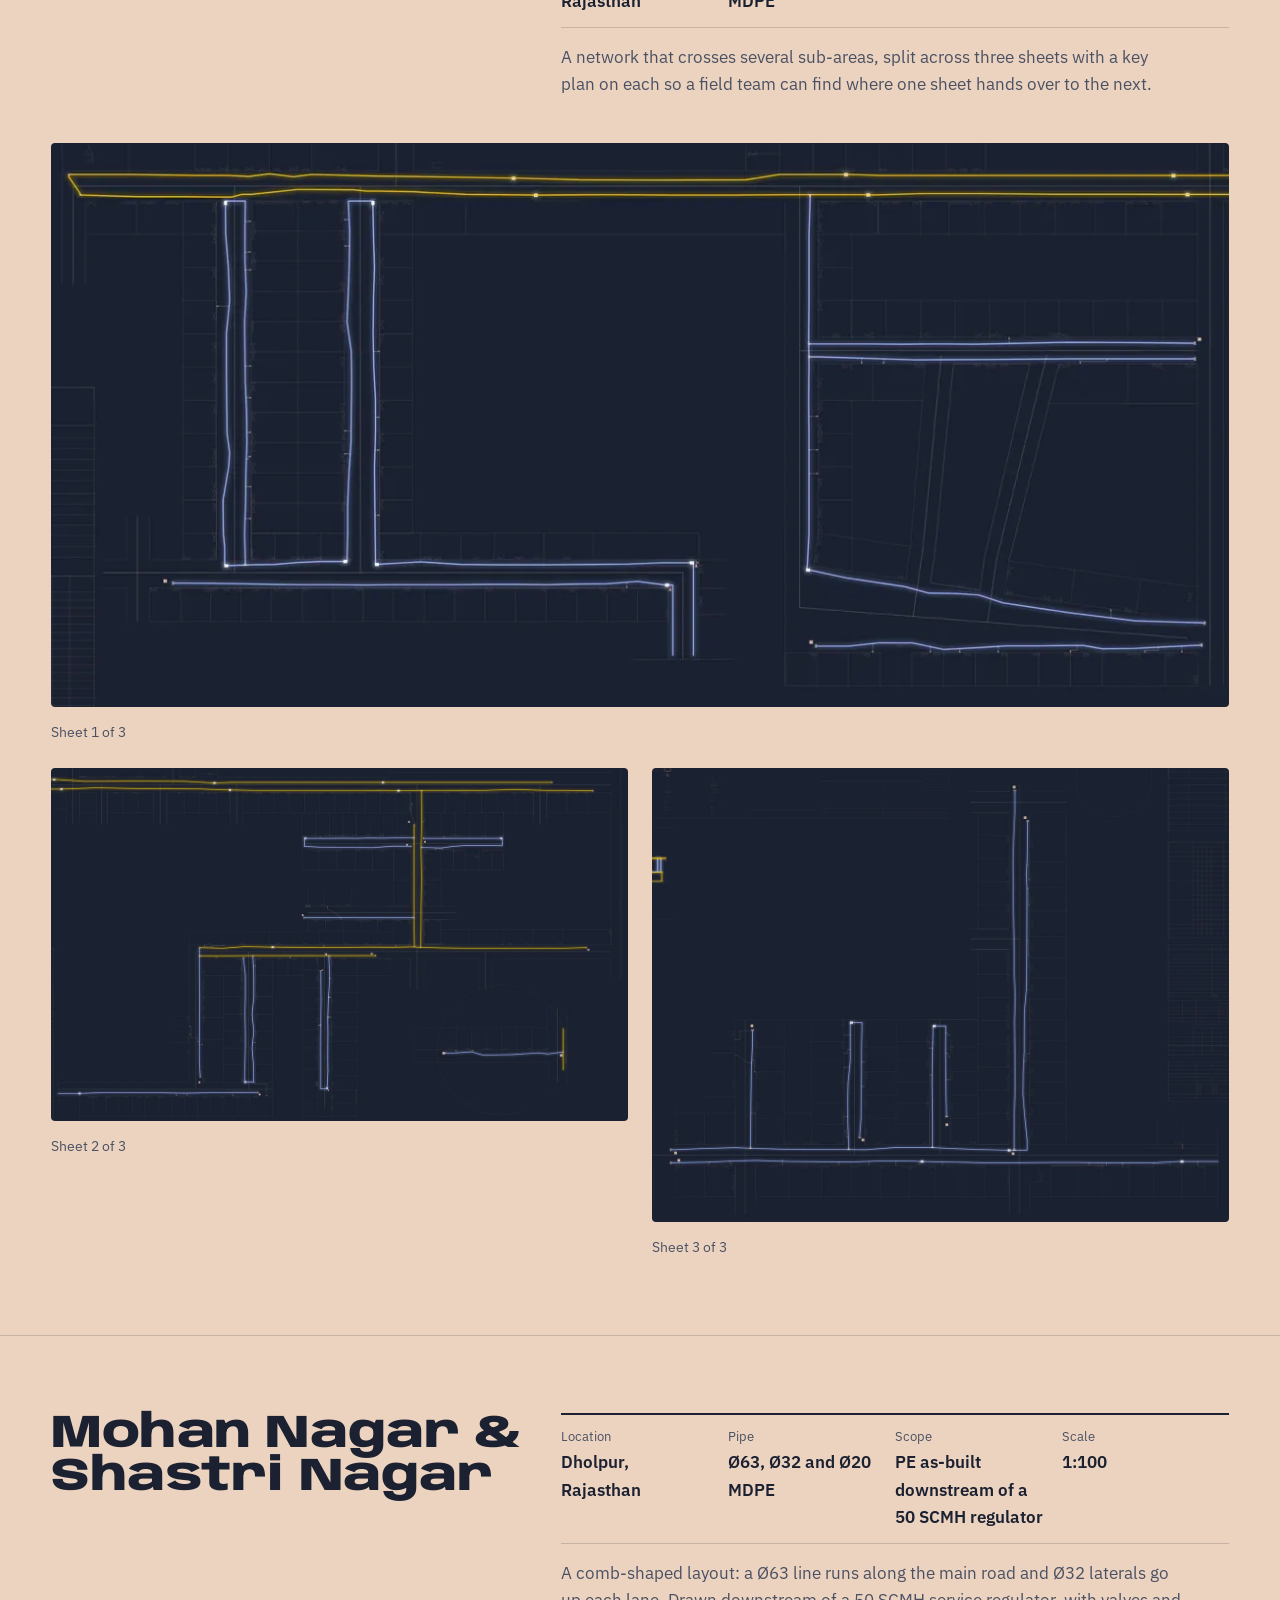
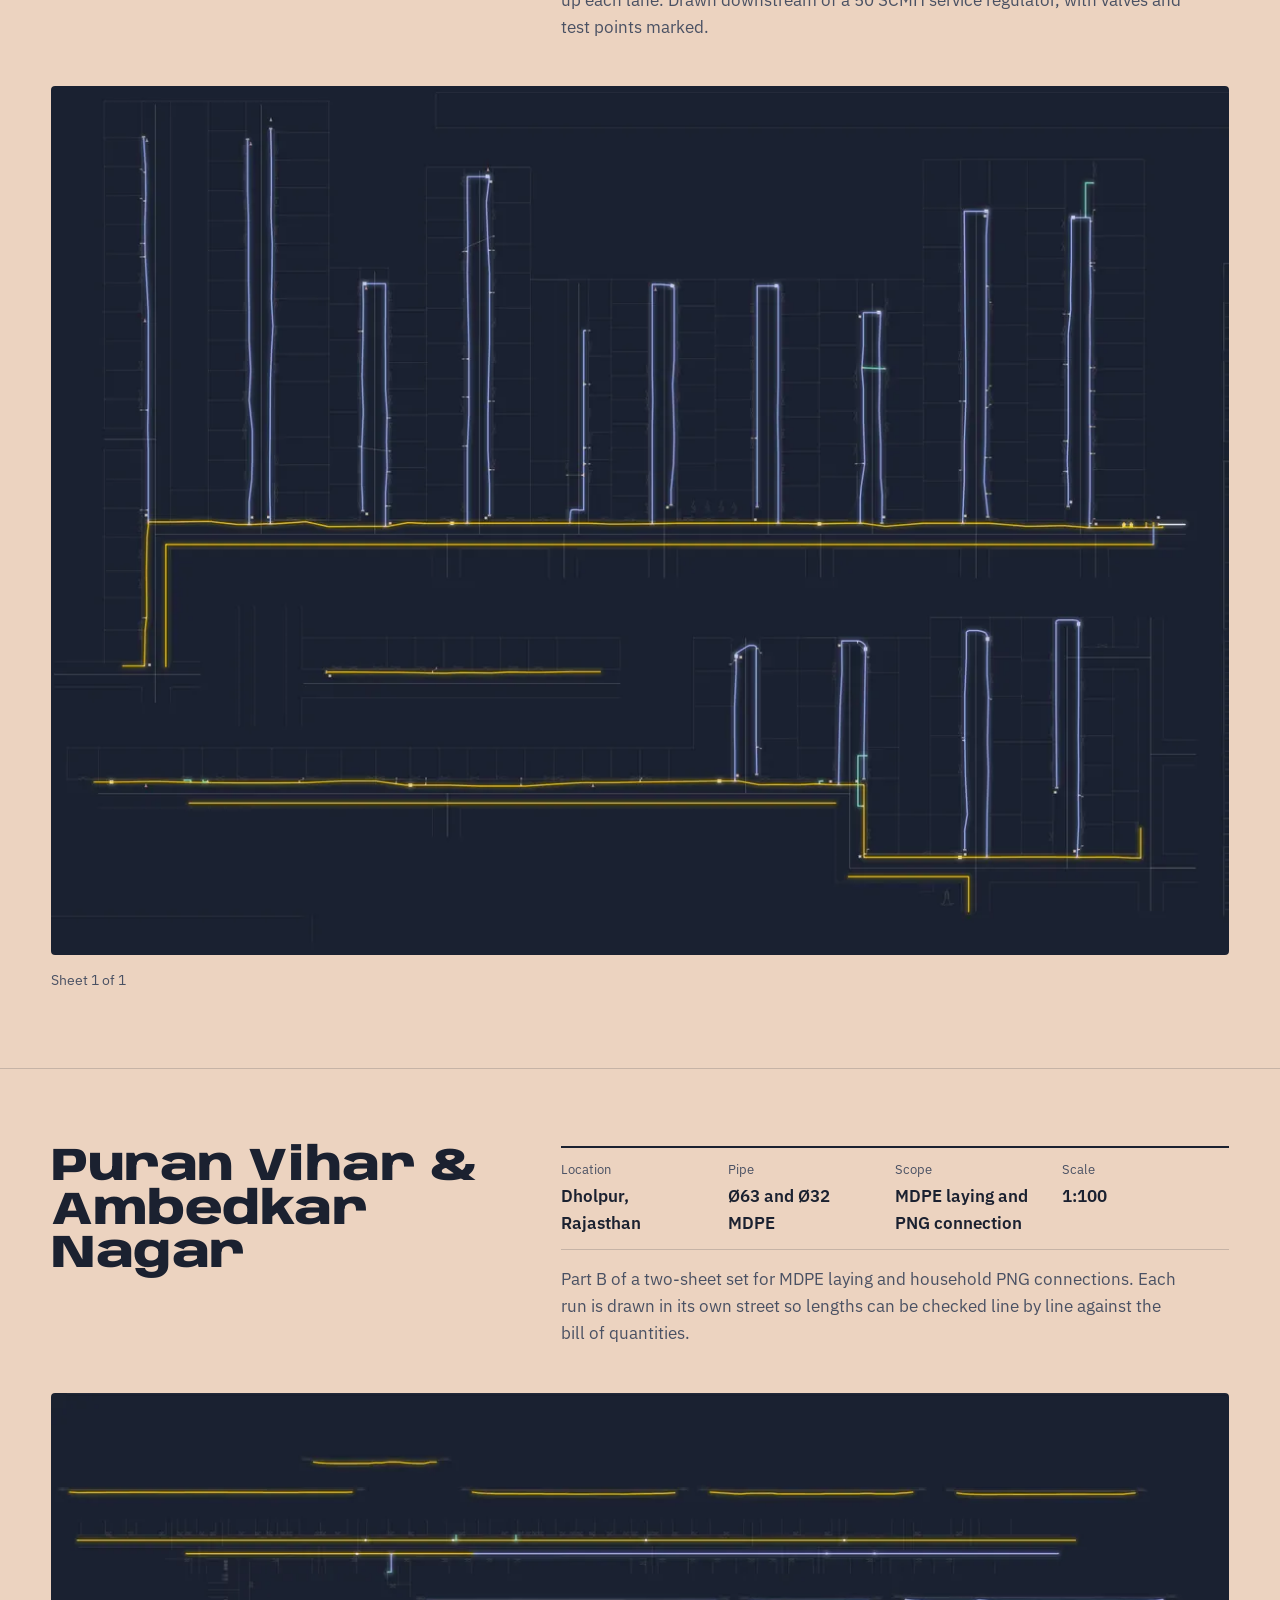
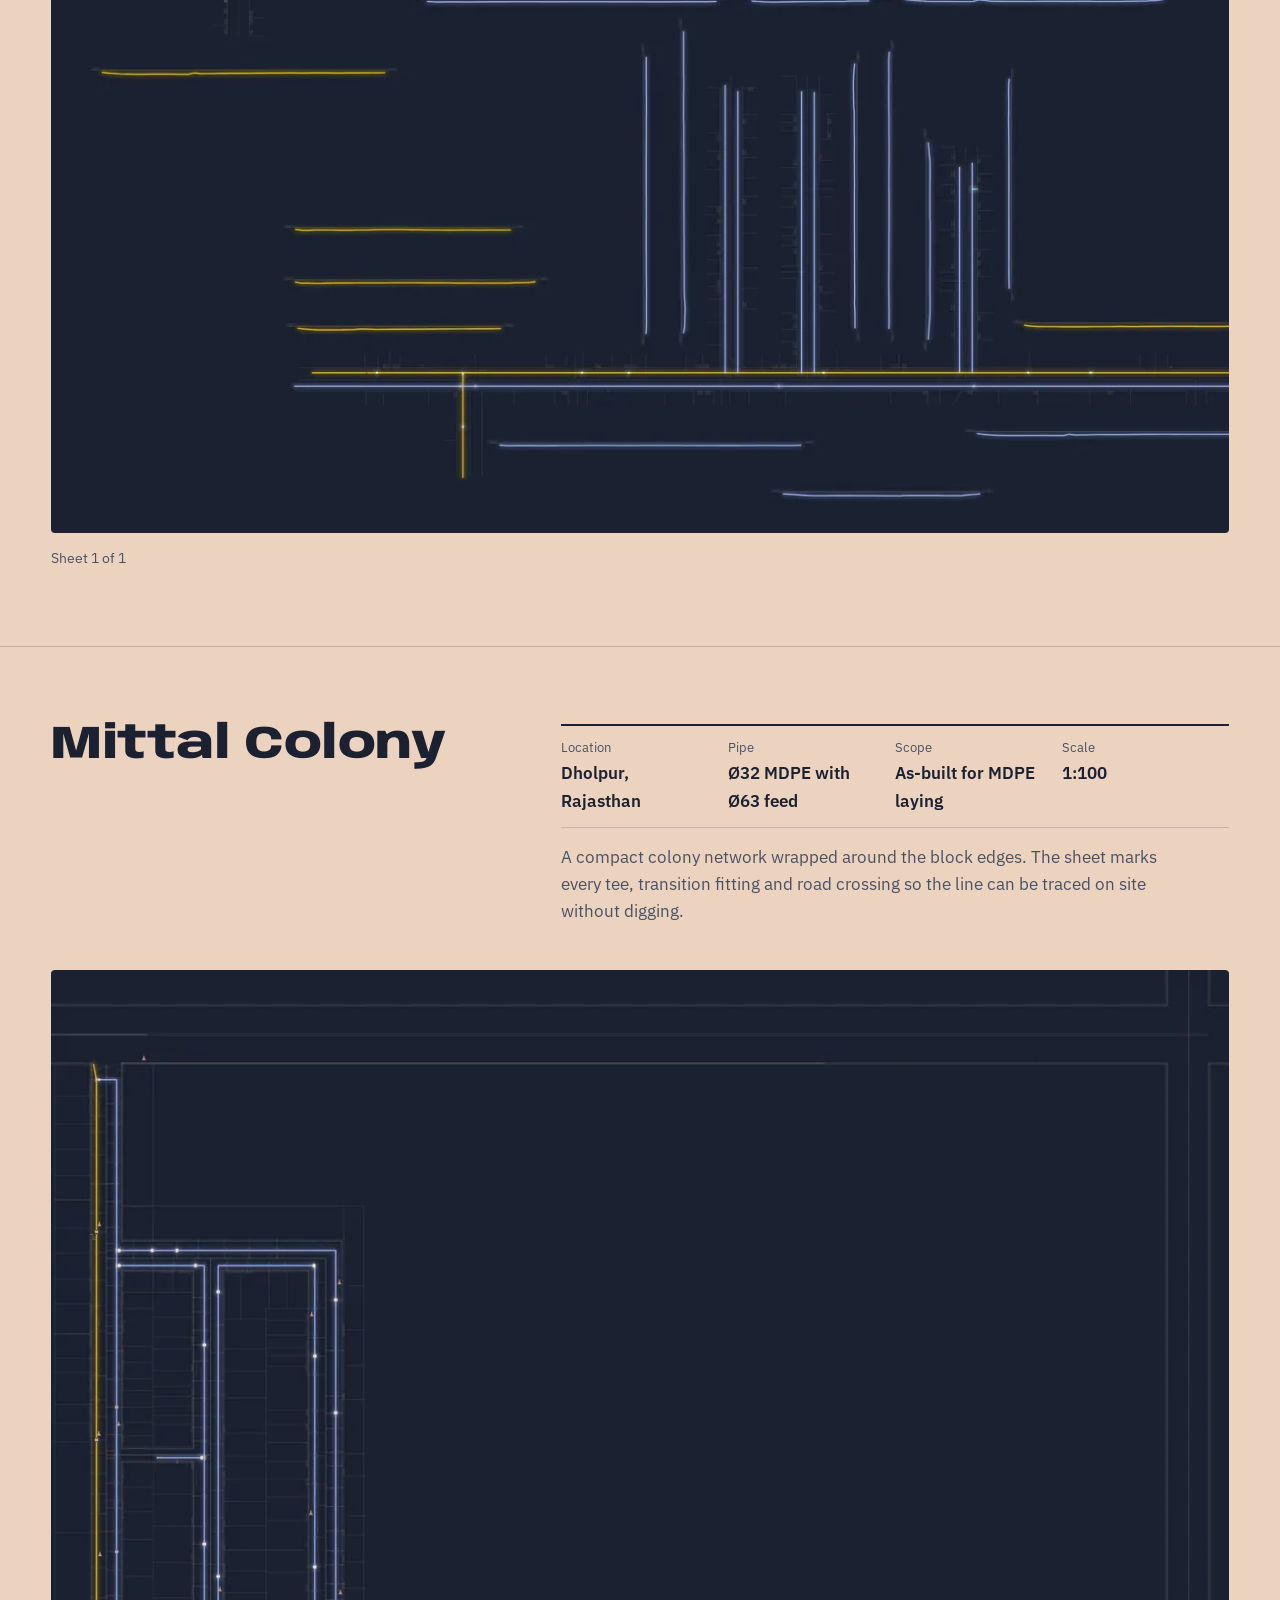
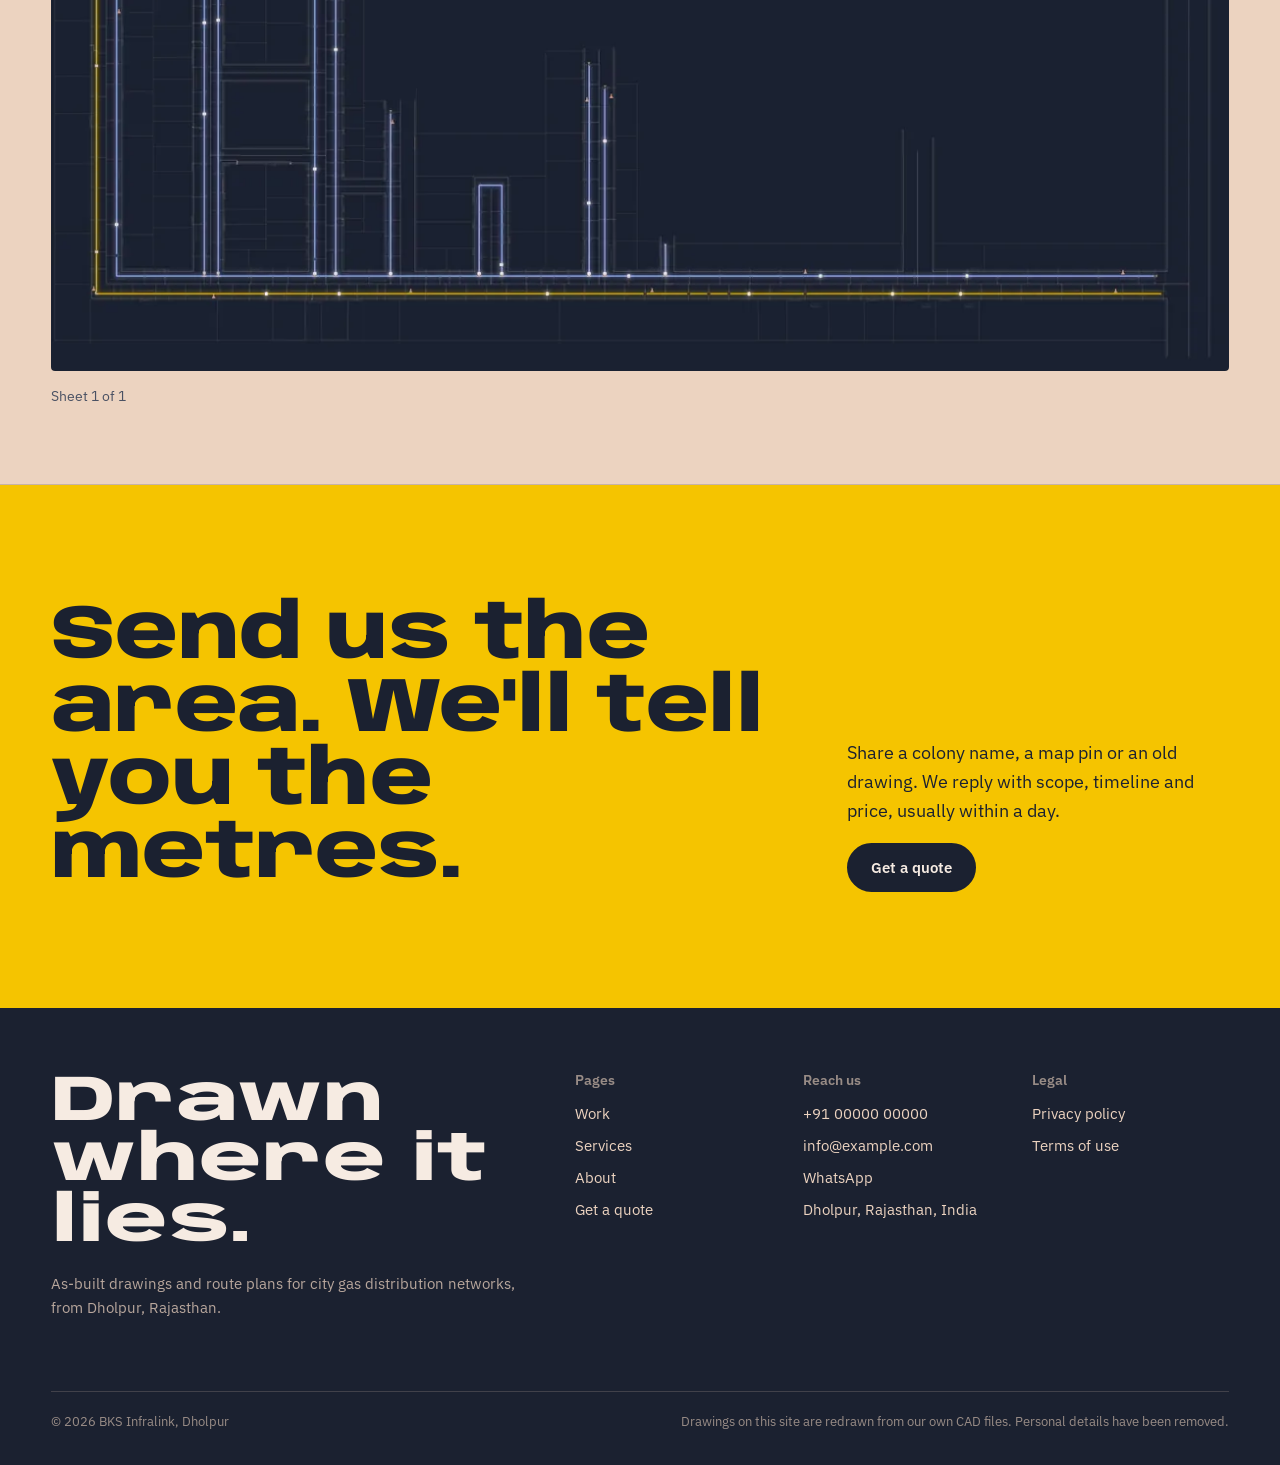
<file: work.html>
<!doctype html>
<html lang="en">
<head>
<meta charset="utf-8">
<meta name="viewport" content="width=device-width,initial-scale=1">
<title>Drawings — BKS Infralink</title>
<meta name="description" content="As-built drawings of MDPE gas networks across Dholpur colonies, drawn by BKS Infralink.">
<meta name="theme-color" content="#ecd3c0">
<meta property="og:title" content="Drawings — BKS Infralink">
<meta property="og:description" content="As-built drawings of MDPE gas networks across Dholpur colonies, drawn by BKS Infralink.">
<meta property="og:type" content="website">
<meta property="og:image" content="assets/og.jpg">
<meta name="twitter:card" content="summary_large_image">
<link rel="icon" href="assets/favicon.svg" type="image/svg+xml">
<link rel="preload" href="assets/fonts/anybody.woff2" as="font" type="font/woff2" crossorigin>
<link rel="stylesheet" href="assets/styles.css">

</head>
<body class="">
<a class="skip" href="#main">Skip to content</a>
<header class="top">
  <div class="wrap">
    <a class="brand" href="index.html" aria-label="BKS Infralink home"><svg viewBox="0 0 32 32" aria-hidden="true"><rect width="32" height="32" rx="5" fill="#1b2130"/><path d="M6 9h12v14h8" fill="none" stroke="#f5c400" stroke-width="3.2" stroke-linecap="round" stroke-linejoin="round"/><path d="M6 23h6" stroke="#9fb5ff" stroke-width="2.2" stroke-linecap="round"/><circle cx="18" cy="9" r="2.6" fill="#ecd3c0"/></svg><span>BKS Infralink<small>Gas pipeline drawings, Dholpur</small></span></a>
    <nav class="nav" id="nav" aria-label="Main"><a href="work.html" aria-current=page>Work</a><a href="services.html">Services</a><a href="about.html">About</a><a href="contact.html">Contact</a><a class="btn" href="quote.html">Get a quote</a></nav>
    <button class="menu-btn" aria-label="Menu" aria-controls="nav" aria-expanded="false"><span></span><span></span><span></span></button>
  </div>
</header>
<main id="main">

<div class="page-hero"><div class="wrap">
  <p class="crumb"><a href="index.html">Home</a> / Work</p>
  <h1>Drawings</h1>
  <p class="lede">Eleven sheets from six colony networks in Dholpur. Open any sheet to zoom into it. Switch to paper to see them the way they print.</p>
</div></div>
<div class="wrap toolbar">
  <div class="seg" data-theme-toggle role="group" aria-label="Sheet colour"><button type="button" data-t="dark" aria-pressed="true">Ink</button><button type="button" data-t="light" aria-pressed="false">Paper</button></div>
  <div class="legend"><span class="key k63"><i></i>Ø63 MDPE</span><span class="key k32"><i></i>Ø32 MDPE</span><span class="key k20"><i></i>Ø20 service</span></div>
</div>
<article class="project" id="mohan-colony">
  <div class="wrap">
    <div class="project-head">
      <h2>Mohan Colony</h2>
      <div>
        <dl class="spec">
          <div><dt>Location</dt><dd>Dholpur, Rajasthan</dd></div>
          <div><dt>Pipe</dt><dd>Ø63 and Ø32 MDPE</dd></div>
          <div><dt>Scope</dt><dd>PE as-built, HDD crossings</dd></div>
          <div><dt>Scale</dt><dd>1:100</dd></div>
        </dl>
        <p class="note">A dense residential grid fed from a Ø63 main along the service road, with Ø32 laterals into each lane. The sheets record every HDD bore with its entry and exit pit, bore length and GPS position, plus each household service point.</p>
      </div>
    </div>
    <div class="sheets"><figure class="plate reveal"><button type="button" data-zoom="Mohan Colony, sheet 1"><div class="img"><img data-base="assets/work/mohan-colony-1" src="assets/work/mohan-colony-1-dark-1200.webp" srcset="assets/work/mohan-colony-1-dark-1200.webp 1200w, assets/work/mohan-colony-1-dark.webp 2400w" sizes="(max-width:860px) 100vw, 50vw" width="2400" height="1533" alt="As-built plan of Mohan Colony showing the Ø63 main and Ø32 lane laterals" loading="lazy" decoding="async"></div></button><figcaption>Sheet 1 of 2</figcaption></figure><figure class="plate reveal"><button type="button" data-zoom="Mohan Colony, sheet 2"><div class="img"><img data-base="assets/work/mohan-colony-2" src="assets/work/mohan-colony-2-dark-1200.webp" srcset="assets/work/mohan-colony-2-dark-1200.webp 1200w, assets/work/mohan-colony-2-dark.webp 2400w" sizes="(max-width:860px) 100vw, 50vw" width="2400" height="1716" alt="Second Mohan Colony sheet with parallel Ø63 runs and cross-connections" loading="lazy" decoding="async"></div></button><figcaption>Sheet 2 of 2</figcaption></figure></div>
  </div>
</article><article class="project" id="anand-nagar">
  <div class="wrap">
    <div class="project-head">
      <h2>Anand Nagar & Jagdamba Colony</h2>
      <div>
        <dl class="spec">
          <div><dt>Location</dt><dd>Dholpur, Rajasthan</dd></div>
          <div><dt>Pipe</dt><dd>Ø63, Ø32 and Ø20 MDPE</dd></div>
          <div><dt>Scope</dt><dd>PE as-built, commissioning record</dd></div>
          <div><dt>Scale</dt><dd>1:100</dd></div>
        </dl>
        <p class="note">Our largest set: three sheets covering Hundawal Nagar, Urmila Vihar, Jagdamba, Bajrang Nagar, Govind Vihar, Dara Singh Nagar and Narayan Vihar. Ø20 service lines are drawn to each connection, and the set carries commissioning dates for each phase from 2023 to 2024.</p>
      </div>
    </div>
    <div class="sheets"><figure class="plate reveal"><button type="button" data-zoom="Anand Nagar &amp; Jagdamba Colony, sheet 1"><div class="img"><img data-base="assets/work/anand-nagar-1" src="assets/work/anand-nagar-1-dark-1200.webp" srcset="assets/work/anand-nagar-1-dark-1200.webp 1200w, assets/work/anand-nagar-1-dark.webp 2400w" sizes="(max-width:860px) 100vw, 50vw" width="2400" height="1505" alt="Anand Nagar sheet one with long Ø63 runs and Ø20 service lines" loading="lazy" decoding="async"></div></button><figcaption>Sheet 1 of 3</figcaption></figure><figure class="plate reveal"><button type="button" data-zoom="Anand Nagar &amp; Jagdamba Colony, sheet 2"><div class="img"><img data-base="assets/work/anand-nagar-2" src="assets/work/anand-nagar-2-dark-1200.webp" srcset="assets/work/anand-nagar-2-dark-1200.webp 1200w, assets/work/anand-nagar-2-dark.webp 2400w" sizes="(max-width:860px) 100vw, 50vw" width="2400" height="1567" alt="Anand Nagar sheet two showing Ø32 loops around residential blocks" loading="lazy" decoding="async"></div></button><figcaption>Sheet 2 of 3</figcaption></figure><figure class="plate reveal"><button type="button" data-zoom="Anand Nagar &amp; Jagdamba Colony, sheet 3"><div class="img"><img data-base="assets/work/anand-nagar-3" src="assets/work/anand-nagar-3-dark-1200.webp" srcset="assets/work/anand-nagar-3-dark-1200.webp 1200w, assets/work/anand-nagar-3-dark.webp 2400w" sizes="(max-width:860px) 100vw, 50vw" width="2400" height="1117" alt="Anand Nagar sheet three with the main road crossing and branch lines" loading="lazy" decoding="async"></div></button><figcaption>Sheet 3 of 3</figcaption></figure></div>
  </div>
</article><article class="project" id="gaushala">
  <div class="wrap">
    <div class="project-head">
      <h2>Gaushala area</h2>
      <div>
        <dl class="spec">
          <div><dt>Location</dt><dd>Dholpur, Rajasthan</dd></div>
          <div><dt>Pipe</dt><dd>Ø63 and Ø32 MDPE</dd></div>
          <div><dt>Scope</dt><dd>PE as-built</dd></div>
          <div><dt>Scale</dt><dd>1:100</dd></div>
        </dl>
        <p class="note">A network that crosses several sub-areas, split across three sheets with a key plan on each so a field team can find where one sheet hands over to the next.</p>
      </div>
    </div>
    <div class="sheets"><figure class="plate reveal"><button type="button" data-zoom="Gaushala area, sheet 1"><div class="img"><img data-base="assets/work/gaushala-1" src="assets/work/gaushala-1-dark-1200.webp" srcset="assets/work/gaushala-1-dark-1200.webp 1200w, assets/work/gaushala-1-dark.webp 2400w" sizes="(max-width:860px) 100vw, 50vw" width="2400" height="1150" alt="Gaushala sheet one: Ø63 trunk along the top road with Ø32 lanes below" loading="lazy" decoding="async"></div></button><figcaption>Sheet 1 of 3</figcaption></figure><figure class="plate reveal"><button type="button" data-zoom="Gaushala area, sheet 2"><div class="img"><img data-base="assets/work/gaushala-2" src="assets/work/gaushala-2-dark-1200.webp" srcset="assets/work/gaushala-2-dark-1200.webp 1200w, assets/work/gaushala-2-dark.webp 2400w" sizes="(max-width:860px) 100vw, 50vw" width="2400" height="1469" alt="Gaushala sheet two: Ø63 spine branching into Ø32 lanes, with an enlarged detail" loading="lazy" decoding="async"></div></button><figcaption>Sheet 2 of 3</figcaption></figure><figure class="plate reveal"><button type="button" data-zoom="Gaushala area, sheet 3"><div class="img"><img data-base="assets/work/gaushala-3" src="assets/work/gaushala-3-dark-1200.webp" srcset="assets/work/gaushala-3-dark-1200.webp 1200w, assets/work/gaushala-3-dark.webp 2400w" sizes="(max-width:860px) 100vw, 50vw" width="2400" height="1888" alt="Gaushala sheet three: Ø32 lane network feeding off a single long run" loading="lazy" decoding="async"></div></button><figcaption>Sheet 3 of 3</figcaption></figure></div>
  </div>
</article><article class="project" id="mohan-nagar">
  <div class="wrap">
    <div class="project-head">
      <h2>Mohan Nagar & Shastri Nagar</h2>
      <div>
        <dl class="spec">
          <div><dt>Location</dt><dd>Dholpur, Rajasthan</dd></div>
          <div><dt>Pipe</dt><dd>Ø63, Ø32 and Ø20 MDPE</dd></div>
          <div><dt>Scope</dt><dd>PE as-built downstream of a 50 SCMH regulator</dd></div>
          <div><dt>Scale</dt><dd>1:100</dd></div>
        </dl>
        <p class="note">A comb-shaped layout: a Ø63 line runs along the main road and Ø32 laterals go up each lane. Drawn downstream of a 50 SCMH service regulator, with valves and test points marked.</p>
      </div>
    </div>
    <div class="sheets one"><figure class="plate reveal"><button type="button" data-zoom="Mohan Nagar &amp; Shastri Nagar, sheet 1"><div class="img"><img data-base="assets/work/mohan-nagar-1" src="assets/work/mohan-nagar-1-dark-1200.webp" srcset="assets/work/mohan-nagar-1-dark-1200.webp 1200w, assets/work/mohan-nagar-1-dark.webp 2400w" sizes="(max-width:860px) 100vw, 50vw" width="2400" height="1771" alt="Mohan Nagar and Shastri Nagar plan: Ø63 main with a comb of Ø32 laterals" loading="lazy" decoding="async"></div></button><figcaption>Sheet 1 of 1</figcaption></figure></div>
  </div>
</article><article class="project" id="ambedkar-nagar">
  <div class="wrap">
    <div class="project-head">
      <h2>Puran Vihar & Ambedkar Nagar</h2>
      <div>
        <dl class="spec">
          <div><dt>Location</dt><dd>Dholpur, Rajasthan</dd></div>
          <div><dt>Pipe</dt><dd>Ø63 and Ø32 MDPE</dd></div>
          <div><dt>Scope</dt><dd>MDPE laying and PNG connection</dd></div>
          <div><dt>Scale</dt><dd>1:100</dd></div>
        </dl>
        <p class="note">Part B of a two-sheet set for MDPE laying and household PNG connections. Each run is drawn in its own street so lengths can be checked line by line against the bill of quantities.</p>
      </div>
    </div>
    <div class="sheets one"><figure class="plate reveal"><button type="button" data-zoom="Puran Vihar &amp; Ambedkar Nagar, sheet 1"><div class="img"><img data-base="assets/work/ambedkar-nagar-1" src="assets/work/ambedkar-nagar-1-dark-1200.webp" srcset="assets/work/ambedkar-nagar-1-dark-1200.webp 1200w, assets/work/ambedkar-nagar-1-dark.webp 2400w" sizes="(max-width:860px) 100vw, 50vw" width="2400" height="1508" alt="Ambedkar Nagar plan with parallel Ø63 and Ø32 runs by street" loading="lazy" decoding="async"></div></button><figcaption>Sheet 1 of 1</figcaption></figure></div>
  </div>
</article><article class="project" id="mittal-colony">
  <div class="wrap">
    <div class="project-head">
      <h2>Mittal Colony</h2>
      <div>
        <dl class="spec">
          <div><dt>Location</dt><dd>Dholpur, Rajasthan</dd></div>
          <div><dt>Pipe</dt><dd>Ø32 MDPE with Ø63 feed</dd></div>
          <div><dt>Scope</dt><dd>As-built for MDPE laying</dd></div>
          <div><dt>Scale</dt><dd>1:100</dd></div>
        </dl>
        <p class="note">A compact colony network wrapped around the block edges. The sheet marks every tee, transition fitting and road crossing so the line can be traced on site without digging.</p>
      </div>
    </div>
    <div class="sheets one"><figure class="plate reveal"><button type="button" data-zoom="Mittal Colony, sheet 1"><div class="img"><img data-base="assets/work/mittal-colony-1" src="assets/work/mittal-colony-1-dark-1200.webp" srcset="assets/work/mittal-colony-1-dark-1200.webp 1200w, assets/work/mittal-colony-1-dark.webp 2400w" sizes="(max-width:860px) 100vw, 50vw" width="2400" height="2041" alt="Mittal Colony plan: an L-shaped network wrapping the colony blocks" loading="lazy" decoding="async"></div></button><figcaption>Sheet 1 of 1</figcaption></figure></div>
  </div>
</article>
<div class="lb" role="dialog" aria-modal="true" aria-label="Drawing viewer">
  <div class="lb-stage"><img alt=""></div>
  <div class="lb-bar"><span class="t"></span><button type="button" data-out aria-label="Zoom out">−</button><button type="button" data-in aria-label="Zoom in">+</button><button type="button" data-fit>Fit</button><button type="button" data-close>Close</button></div>
  <p class="lb-hint">Scroll or pinch to zoom. Drag to move.</p>
</div>
<section class="cta">
    <div class="wrap">
    <h2>Send us the area. We'll tell you the metres.</h2>
    <div class="side">
      <p>Share a colony name, a map pin or an old drawing. We reply with scope, timeline and price, usually within a day.</p>
      <a class="btn" href="quote.html">Get a quote</a>
    </div>
  </div>
</section>

</main>
<footer class="foot">
  <div class="wrap">
    <div class="foot-grid">
      <div>
        <p class="big">Drawn where it lies.</p>
        <p style="color:rgba(236,211,192,.75)">As-built drawings and route plans for city gas distribution networks, from Dholpur, Rajasthan.</p>
      </div>
      <div><h4>Pages</h4><ul><li><a href="work.html">Work</a></li><li><a href="services.html">Services</a></li><li><a href="about.html">About</a></li><li><a href="quote.html">Get a quote</a></li></ul></div>
      <div><h4>Reach us</h4><ul><li><a data-site="phone" href="#">Phone</a></li><li><a data-site="email" href="#">Email</a></li><li><a data-site="whatsapp" href="#" target="_blank" rel="noopener">WhatsApp</a></li><li data-site="address"></li></ul></div>
      <div><h4>Legal</h4><ul><li><a href="privacy.html">Privacy policy</a></li><li><a href="terms.html">Terms of use</a></li></ul></div>
    </div>
    <div class="foot-bottom"><span>© <span data-year></span> BKS Infralink, Dholpur</span><span>Drawings on this site are redrawn from our own CAD files. Personal details have been removed.</span></div>
  </div>
</footer>
<script src="assets/main.js" defer></script>
</body>
</html>
</file>
<file: assets/styles.css>
@font-face{font-family:"Anybody";src:url(fonts/anybody.woff2) format("woff2");font-weight:100 900;font-stretch:50% 150%;font-display:swap}
@font-face{font-family:"IBM Plex Sans";src:url(fonts/plex-400.woff2) format("woff2");font-weight:400;font-display:swap}
@font-face{font-family:"IBM Plex Sans";src:url(fonts/plex-500.woff2) format("woff2");font-weight:500;font-display:swap}
@font-face{font-family:"IBM Plex Sans";src:url(fonts/plex-600.woff2) format("woff2");font-weight:600;font-display:swap}
@font-face{font-family:"IBM Plex Sans";src:url(fonts/plex-700.woff2) format("woff2");font-weight:700;font-display:swap}
/* BKS Infralink — sandstone, ink and PE-pipe yellow */
:root{
  --sand:#ecd3c0;       /* Dholpur sandstone */
  --sand-deep:#d9b49b;
  --sand-light:#f6ebe2;
  --ink:#1b2130;        /* drawing-panel ink */
  --ink-soft:#4a5163;
  --pe:#f5c400;         /* MDPE gas pipe yellow */
  --pe-dark:#c78600;
  --cobalt:#2b4cc9;     /* 32 mm line on our sheets */
  --rust:#a4462a;
  --line:rgba(27,33,48,.18);
  --display:"Anybody",system-ui,sans-serif;
  --body:"IBM Plex Sans",system-ui,sans-serif;
  --gut:clamp(16px,4vw,56px);
  --max:1360px;
}
*{box-sizing:border-box}
html{-webkit-text-size-adjust:100%}
@media (prefers-reduced-motion:reduce){html{scroll-behavior:auto}}
body{margin:0;background:var(--sand);color:var(--ink);font:400 17px/1.6 var(--body);font-feature-settings:"tnum" 0;overflow-x:hidden}
img{max-width:100%;display:block}
a{color:inherit}
:focus-visible{outline:3px solid var(--cobalt);outline-offset:3px;border-radius:2px}
.skip{position:absolute;left:-999px;top:8px;background:var(--ink);color:var(--sand);padding:8px 14px;z-index:99}
.skip:focus{left:8px}
.wrap{max-width:var(--max);margin:0 auto;padding:0 var(--gut)}

/* type */
h1,h2,h3{font-family:var(--display);font-weight:800;line-height:.95;letter-spacing:-.01em;margin:0;font-variation-settings:"wdth" 118}
h1{font-size:clamp(44px,7.4vw,112px)}
h2{font-size:clamp(34px,4.6vw,68px)}
h3{font-size:clamp(22px,2vw,28px);line-height:1.1}
p{margin:0 0 1em;max-width:62ch}
.lede{font-size:clamp(18px,1.5vw,21px);line-height:1.55;color:var(--ink-soft)}
.num{font-variant-numeric:tabular-nums}

/* header */
.top{position:sticky;top:0;z-index:40;background:color-mix(in srgb,var(--sand) 88%,transparent);backdrop-filter:blur(10px);-webkit-backdrop-filter:blur(10px);border-bottom:1px solid transparent;transition:border-color .2s}
.top.scrolled{border-color:var(--line)}
.top .wrap{display:flex;align-items:center;gap:24px;height:72px}
.brand{display:flex;align-items:center;gap:10px;text-decoration:none;font:800 20px/1 var(--display);font-variation-settings:"wdth" 130;margin-right:auto}
.brand svg{width:30px;height:30px}
.brand small{display:block;font:500 11px/1.2 var(--body);color:var(--ink-soft);letter-spacing:.02em;margin-top:3px}
.nav{display:flex;gap:26px;align-items:center}
.nav a{text-decoration:none;font-weight:500;font-size:15px;position:relative;padding:6px 0}
.nav a:not(.btn)[aria-current=page]::after,.nav a:not(.btn):hover::after{content:"";position:absolute;left:0;right:0;bottom:0;height:3px;background:var(--pe);border-radius:2px}
.nav .btn{padding:12px 18px;margin-left:6px}
.btn{display:inline-flex;align-items:center;gap:10px;font:600 15px/1 var(--body);text-decoration:none;padding:15px 22px;border-radius:999px;border:2px solid var(--ink);background:var(--ink);color:var(--sand-light);cursor:pointer;transition:background .15s,color .15s,transform .15s}
.btn:hover{background:var(--pe);color:var(--ink);border-color:var(--ink)}
.btn:active{transform:translateY(1px)}
.btn.ghost{background:transparent;color:var(--ink)}
.btn.ghost:hover{background:var(--ink);color:var(--sand-light)}
.btn.pe{background:var(--pe);color:var(--ink);border-color:var(--pe)}
.btn.pe:hover{background:var(--sand-light);border-color:var(--sand-light)}
.menu-btn{display:none;background:none;border:0;padding:8px;cursor:pointer}
.menu-btn span{display:block;width:24px;height:2px;background:var(--ink);margin:5px 0;transition:transform .2s,opacity .2s}
@media (max-width:860px){
  .menu-btn{display:block}
  .nav{position:fixed;inset:72px 0 auto 0;flex-direction:column;align-items:flex-start;gap:4px;padding:16px var(--gut) 28px;background:var(--sand);border-bottom:1px solid var(--line);transform:translateY(-120%);transition:transform .25s;z-index:-1}
  .nav a{font:700 26px/1.3 var(--display)}
  .nav .btn{margin-top:10px;font:600 16px/1 var(--body)}
  body.menu-open .nav{transform:none}
  body.menu-open .menu-btn span:nth-child(1){transform:translateY(7px) rotate(45deg)}
  body.menu-open .menu-btn span:nth-child(2){opacity:0}
  body.menu-open .menu-btn span:nth-child(3){transform:translateY(-7px) rotate(-45deg)}
}

/* hero */
.hero{padding:clamp(28px,5vw,64px) 0 clamp(48px,7vw,96px)}
.hero h1{font-size:clamp(38px,5.4vw,96px);font-variation-settings:"wdth" 108;margin-bottom:clamp(28px,4vw,56px)}
.hero-grid{display:grid;grid-template-columns:minmax(0,4fr) minmax(0,8fr);gap:clamp(24px,4vw,64px);align-items:start}
.hero-copy{padding-top:6px}
.hero .lede{margin-top:0}
.hero h1 span{display:block}
.hero h1 .w{font-variation-settings:"wdth" 132;font-weight:900;color:var(--ink)}
.hero .ctas{display:flex;flex-wrap:wrap;gap:12px;margin-top:28px}
.sheet{position:relative;background:var(--ink);border-radius:6px;overflow:hidden;aspect-ratio:1600/1022;box-shadow:0 1px 0 rgba(255,255,255,.4) inset,0 30px 60px -30px rgba(27,33,48,.55);cursor:crosshair}
.sheet .net{position:absolute;inset:0;width:100%;height:100%}
.net .ctx{fill:none;stroke:var(--sand);stroke-width:.7;opacity:.22}
.net .p{fill:none;stroke-width:2.6;stroke-linecap:round;stroke-linejoin:round;stroke-dasharray:1;stroke-dashoffset:1;animation:draw 1.4s cubic-bezier(.6,.1,.2,1) forwards;animation-delay:calc(.35s + var(--i) * 55ms)}
.net .p63{stroke:var(--pe);filter:drop-shadow(0 0 5px rgba(245,196,0,.55))}
.net .p32{stroke:#9fb5ff;filter:drop-shadow(0 0 4px rgba(159,181,255,.45))}
.net .p20{stroke:#7fe0c6}
.net .p90{stroke:#fff}
@keyframes draw{to{stroke-dashoffset:0}}
@media (prefers-reduced-motion:reduce){.net .p{animation:none;stroke-dashoffset:0}}
.sheet-meta{position:absolute;left:0;right:0;bottom:0;display:flex;flex-wrap:wrap;gap:8px 18px;align-items:center;padding:14px 16px;color:var(--sand-light);font-size:13px;background:linear-gradient(transparent,rgba(27,33,48,.92) 45%)}
.sheet-meta .t{margin-right:auto;font-weight:600}
.key{display:inline-flex;align-items:center;gap:7px}
.key i{display:inline-block;width:20px;height:3px;border-radius:2px;background:currentColor}
.k63 i{background:var(--pe)}.k32 i{background:#9fb5ff}.k20 i{background:#7fe0c6}
.readout{position:absolute;top:12px;right:14px;font-size:12px;color:var(--sand);opacity:0;transition:opacity .2s;font-variant-numeric:tabular-nums;pointer-events:none}
.sheet:hover .readout{opacity:.8}
.cross{position:absolute;pointer-events:none;inset:0;opacity:0;transition:opacity .2s}
.sheet:hover .cross{opacity:1}
.cross::before,.cross::after{content:"";position:absolute;background:rgba(236,211,192,.35)}
.cross::before{left:0;right:0;height:1px;top:var(--y,50%)}
.cross::after{top:0;bottom:0;width:1px;left:var(--x,50%)}
@media (max-width:960px){.hero-grid{grid-template-columns:1fr}.sheet{order:2}}
@media (max-width:560px){.sheet-meta .t{display:none}.sheet-meta{padding:10px 12px;font-size:12px}}

/* strip of facts */
.facts{border-top:1px solid var(--line);border-bottom:1px solid var(--line)}
.facts ul{list-style:none;margin:0;padding:0;display:grid;grid-template-columns:repeat(4,1fr)}
.facts li{padding:22px 20px 22px 0;font-size:15px;color:var(--ink-soft)}
.facts li+li{padding-left:20px;border-left:1px solid var(--line)}
.facts b{display:block;font:800 clamp(26px,2.6vw,38px)/1 var(--display);font-variation-settings:"wdth" 125;color:var(--ink);margin-bottom:6px}
@media (max-width:760px){.facts ul{grid-template-columns:1fr 1fr}.facts li:nth-child(3){padding-left:0;border-left:0}.facts li:nth-child(n+3){border-top:1px solid var(--line)}}

/* sections */
section{padding:clamp(64px,9vw,128px) 0}
.sec-head{display:grid;grid-template-columns:minmax(0,7fr) minmax(0,5fr);gap:32px;align-items:end;margin-bottom:clamp(36px,5vw,64px)}
.sec-head p{color:var(--ink-soft)}
@media (max-width:860px){.sec-head{grid-template-columns:1fr}}

/* services as a ledger */
.ledger{border-top:2px solid var(--ink)}
.ledger details{border-bottom:1px solid var(--line)}
.ledger summary{list-style:none;display:grid;grid-template-columns:minmax(0,6fr) minmax(0,5fr) 32px;gap:24px;align-items:center;padding:24px 0;cursor:pointer}
.ledger summary::-webkit-details-marker{display:none}
.ledger summary h3{font-size:clamp(24px,2.6vw,38px)}
.ledger summary p{margin:0;color:var(--ink-soft);font-size:16px}
.ledger summary .pm{width:28px;height:28px;border:2px solid var(--ink);border-radius:50%;position:relative;justify-self:end}
.ledger summary .pm::before,.ledger summary .pm::after{content:"";position:absolute;left:50%;top:50%;width:12px;height:2px;background:var(--ink);transform:translate(-50%,-50%)}
.ledger summary .pm::after{transform:translate(-50%,-50%) rotate(90deg);transition:transform .2s}
.ledger details[open] .pm{background:var(--pe);border-color:var(--pe)}
.ledger details[open] .pm::after{transform:translate(-50%,-50%) rotate(0)}
.ledger summary:hover h3{text-decoration:underline;text-decoration-color:var(--pe);text-decoration-thickness:4px;text-underline-offset:6px}
.ledger .body{display:grid;grid-template-columns:minmax(0,6fr) minmax(0,5fr) 32px;gap:24px;padding:0 0 28px}
.ledger .body ul{margin:0;padding-left:18px;color:var(--ink-soft)}
.ledger .body li{margin:4px 0}
@media (max-width:760px){.ledger summary,.ledger .body{grid-template-columns:1fr 32px}.ledger summary p{display:none}.ledger .body > :first-child{grid-column:1/-1}}

/* work */
.work-band{background:var(--ink);color:var(--sand-light)}
.work-band .sec-head p{color:rgba(246,235,226,.72)}
.work-band .btn.ghost{color:var(--sand-light);border-color:var(--sand-light)}
.work-band .btn.ghost:hover{background:var(--pe);border-color:var(--pe);color:var(--ink)}
.reel{display:grid;grid-template-columns:repeat(12,1fr);gap:clamp(14px,2vw,28px)}
.plate{margin:0;position:relative}
.plate a{display:block;text-decoration:none;color:inherit}
.plate .img{position:relative;overflow:hidden;border-radius:4px;background:#1b2130;outline:1px solid rgba(236,211,192,.14)}
.plate img{width:100%;height:auto;transition:transform .6s cubic-bezier(.2,.7,.2,1)}
.plate a:hover img{transform:scale(1.035)}
.plate figcaption{display:flex;justify-content:space-between;gap:16px;padding-top:14px;font-size:15px}
.plate figcaption b{font:700 20px/1.2 var(--display);font-variation-settings:"wdth" 115}
.plate figcaption span{opacity:.7;text-align:right}
.reel .a{grid-column:1/8}.reel .b{grid-column:8/13;align-self:end}
.reel .c{grid-column:1/6}.reel .d{grid-column:6/13}
@media (max-width:760px){.reel .a,.reel .b,.reel .c,.reel .d{grid-column:1/-1}}
.reel-foot{margin-top:40px;display:flex;justify-content:flex-end}

/* process */
.steps{list-style:none;margin:0;padding:0;display:grid;grid-template-columns:repeat(4,1fr);gap:0;counter-reset:s}
.steps li{padding:0 24px 0 0;position:relative;counter-increment:s}
.steps li::before{content:counter(s);display:grid;place-items:center;width:44px;height:44px;border-radius:50%;background:var(--ink);color:var(--pe);font:800 18px/1 var(--display);margin-bottom:22px;position:relative;z-index:1}
.steps li::after{content:"";position:absolute;top:21px;left:44px;right:0;height:3px;background:repeating-linear-gradient(90deg,var(--pe-dark) 0 10px,transparent 10px 16px)}
.steps li:last-child::after{display:none}
.steps h3{margin-bottom:10px}
.steps p{color:var(--ink-soft);font-size:16px}
@media (max-width:900px){.steps{grid-template-columns:1fr 1fr;row-gap:40px}.steps li:nth-child(2)::after{display:none}}
@media (max-width:560px){.steps{grid-template-columns:1fr}.steps li::after{display:none}}

/* audience */
.who{background:var(--sand-light)}
.who-grid{display:grid;grid-template-columns:repeat(3,1fr);border-top:2px solid var(--ink)}
.who-grid > div{padding:28px 28px 8px 0}
.who-grid > div+div{padding-left:28px;border-left:1px solid var(--line)}
.who-grid h3{margin-bottom:12px}
.who-grid p{color:var(--ink-soft);font-size:16px}
@media (max-width:860px){.who-grid{grid-template-columns:1fr}.who-grid > div+div{padding-left:0;border-left:0;border-top:1px solid var(--line)}}

/* cta */
.cta{background:var(--pe);color:var(--ink);position:relative;overflow:hidden}
.cta .wrap{display:grid;grid-template-columns:minmax(0,8fr) minmax(0,4fr);gap:32px;align-items:end}
.cta h2{font-size:clamp(40px,6vw,92px)}
.cta .side p{font-size:18px}
@media (max-width:860px){.cta .wrap{grid-template-columns:1fr}}

/* footer */
.foot{background:var(--ink);color:var(--sand);padding:64px 0 32px;font-size:15px}
.foot a{text-decoration:none}
.foot a:hover{color:var(--pe)}
.foot-grid{display:grid;grid-template-columns:minmax(0,5fr) repeat(3,minmax(0,2fr));gap:32px}
.foot h4{font:600 14px/1.2 var(--body);color:rgba(236,211,192,.6);margin:0 0 14px}
.foot ul{list-style:none;margin:0;padding:0}
.foot li{margin:0 0 8px}
.foot .big{font:800 clamp(36px,5vw,64px)/.95 var(--display);font-variation-settings:"wdth" 140;color:var(--sand-light);margin-bottom:18px}
.foot-bottom{display:flex;flex-wrap:wrap;justify-content:space-between;gap:12px;margin-top:56px;padding-top:20px;border-top:1px solid rgba(236,211,192,.18);color:rgba(236,211,192,.6);font-size:13px}
@media (max-width:860px){.foot-grid{grid-template-columns:1fr 1fr}.foot-grid > :first-child{grid-column:1/-1}}

/* inner page hero */
.page-hero{padding:clamp(48px,7vw,104px) 0 clamp(32px,4vw,56px);border-bottom:1px solid var(--line)}
.page-hero .lede{margin-top:22px}
.crumb{font-size:14px;color:var(--ink-soft);margin-bottom:18px}
.crumb a{text-decoration-color:var(--sand-deep)}

/* work page */
.toolbar{display:flex;flex-wrap:wrap;gap:12px;align-items:center;justify-content:space-between;padding-top:20px;padding-bottom:20px}
.seg{display:inline-flex;border:2px solid var(--ink);border-radius:999px;padding:3px}
.seg button{font:600 14px/1 var(--body);border:0;background:none;padding:10px 16px;border-radius:999px;cursor:pointer;color:var(--ink)}
.seg button[aria-pressed=true]{background:var(--ink);color:var(--sand-light)}
.legend{display:flex;flex-wrap:wrap;gap:16px;font-size:14px;color:var(--ink-soft)}
.legend .k63 i{background:var(--pe-dark)}.legend .k32 i{background:var(--cobalt)}.legend .k20 i{background:#0e8a74}
.project{padding:clamp(48px,6vw,88px) 0;border-bottom:1px solid var(--line)}
.project-head{display:grid;grid-template-columns:minmax(0,5fr) minmax(0,7fr);gap:32px;margin-bottom:28px;align-items:start}
.project-head h2{font-size:clamp(30px,3.6vw,52px)}
.spec{display:grid;grid-template-columns:repeat(auto-fit,minmax(150px,1fr));gap:0;margin:0;border-top:2px solid var(--ink)}
.spec div{padding:12px 16px 12px 0;border-bottom:1px solid var(--line)}
.spec dt{font-size:13px;color:var(--ink-soft)}
.spec dd{margin:2px 0 0;font-weight:600}
.project .note{color:var(--ink-soft);margin-top:16px}
.sheets{display:grid;align-items:start;grid-template-columns:repeat(2,1fr);gap:clamp(14px,2vw,24px)}
.sheets.one{grid-template-columns:1fr}
.sheets .plate:first-child:nth-last-child(odd){grid-column:1/-1}
.sheets .plate figcaption{color:var(--ink-soft);font-size:14px}
.plate button{all:unset;display:block;cursor:zoom-in;width:100%}
.plate button:focus-visible{outline:3px solid var(--cobalt);outline-offset:3px}
@media (max-width:860px){.project-head{grid-template-columns:1fr}.sheets{grid-template-columns:1fr}}

/* lightbox */
.lb{position:fixed;inset:0;z-index:100;background:#11151f;display:none;color:var(--sand-light)}
.lb.open{display:block}
.lb-stage{position:absolute;inset:0;overflow:hidden;cursor:grab;touch-action:none}
.lb-stage.drag{cursor:grabbing}
.lb-stage img{position:absolute;left:0;top:0;transform-origin:0 0;max-width:none;user-select:none;-webkit-user-drag:none}
.lb-bar{position:absolute;left:0;right:0;top:0;display:flex;gap:10px;align-items:center;padding:14px var(--gut);background:linear-gradient(rgba(17,21,31,.95),transparent)}
.lb-bar .t{margin-right:auto;font-weight:600}
.lb-bar button{font:600 14px/1 var(--body);background:rgba(246,235,226,.1);color:inherit;border:1px solid rgba(246,235,226,.25);border-radius:999px;padding:10px 14px;cursor:pointer}
.lb-bar button:hover{background:var(--pe);color:var(--ink);border-color:var(--pe)}
.lb-hint{position:absolute;bottom:16px;left:0;right:0;text-align:center;font-size:13px;opacity:.6}

/* about */
.split{display:grid;grid-template-columns:minmax(0,5fr) minmax(0,7fr);gap:clamp(24px,5vw,80px)}
.split .prose p{font-size:18px}
.split .prose h3{margin:36px 0 12px}
.values{list-style:none;padding:0;margin:0;border-top:2px solid var(--ink)}
.values li{padding:20px 0;border-bottom:1px solid var(--line);display:grid;grid-template-columns:minmax(0,4fr) minmax(0,8fr);gap:24px}
.values b{font:700 20px/1.2 var(--display);font-variation-settings:"wdth" 115}
.values span{color:var(--ink-soft)}
@media (max-width:860px){.split{grid-template-columns:1fr}.values li{grid-template-columns:1fr;gap:6px}}

/* forms */
.form-wrap{display:grid;grid-template-columns:minmax(0,4fr) minmax(0,8fr);gap:clamp(24px,5vw,80px);align-items:start}
.aside-card{background:var(--ink);color:var(--sand-light);border-radius:6px;padding:28px;position:sticky;top:96px}
.aside-card h3{margin-bottom:16px}
.aside-card dl{margin:0}
.aside-card dt{font-size:13px;color:rgba(246,235,226,.6);margin-top:16px}
.aside-card dd{margin:2px 0 0;font-size:18px;font-weight:600}
.aside-card a{text-decoration:none}
.aside-card a:hover{color:var(--pe)}
form .row{display:grid;grid-template-columns:1fr 1fr;gap:18px}
.field{display:flex;flex-direction:column;gap:6px;margin-bottom:20px}
.field label,fieldset legend{font-weight:600;font-size:15px}
.field .hint{font-size:13px;color:var(--ink-soft)}
input,select,textarea{font:400 16px/1.4 var(--body);color:var(--ink);background:var(--sand-light);border:2px solid transparent;border-bottom-color:var(--ink);border-radius:4px 4px 0 0;padding:13px 14px;width:100%}
input:focus,select:focus,textarea:focus{outline:none;border-color:var(--cobalt);background:#fff}
textarea{min-height:130px;resize:vertical}
input:user-invalid,textarea:user-invalid,select:user-invalid{border-color:var(--rust)}
fieldset{border:0;padding:0;margin:0 0 22px}
fieldset legend{margin-bottom:10px}
.chips{display:flex;flex-wrap:wrap;gap:8px}
.chips label{display:inline-flex;align-items:center;gap:8px;padding:10px 14px;border:2px solid var(--ink);border-radius:999px;cursor:pointer;font-size:15px;font-weight:500;user-select:none}
.chips input{position:absolute;opacity:0;width:1px;height:1px}
.chips label:has(input:checked){background:var(--ink);color:var(--sand-light)}
.chips label:has(input:focus-visible){outline:3px solid var(--cobalt);outline-offset:2px}
.consent{display:flex;gap:10px;align-items:flex-start;font-size:14px;color:var(--ink-soft);margin:6px 0 22px}
.consent input{width:18px;height:18px;margin-top:2px;flex:none;accent-color:var(--ink)}
.form-status{margin-top:16px;font-weight:600;min-height:1.6em}
.form-status.ok{color:#14613f}.form-status.err{color:var(--rust)}
.hp{position:absolute;left:-5000px}
@media (max-width:860px){.form-wrap{grid-template-columns:1fr}.aside-card{position:static}form .row{grid-template-columns:1fr}}

/* legal */
.legal{max-width:760px}
.legal h2{font-size:clamp(24px,2.4vw,32px);margin:44px 0 14px}
.legal p,.legal li{color:#2c3242}
.legal ul{padding-left:20px}

/* reveal: only the work plates, once */
.js .reveal{opacity:0;transform:translateY(24px);transition:opacity .8s ease,transform .8s cubic-bezier(.2,.7,.2,1)}
.js .reveal.in{opacity:1;transform:none}
@media (prefers-reduced-motion:reduce){.js .reveal{opacity:1;transform:none;transition:none}}

/* ================= motion layer ================= */
.btn.ghost.light{color:var(--sand-light);border-color:var(--sand-light)}
.btn.ghost.light:hover{background:var(--sand-light);color:var(--ink)}

/* home header floats over the 3D stage */
body.home .top{position:fixed;left:0;right:0;background:transparent;backdrop-filter:none;-webkit-backdrop-filter:none;border-color:transparent;transition:background .3s,color .3s}
body.home .top.past{background:color-mix(in srgb,var(--sand) 88%,transparent);backdrop-filter:blur(10px);-webkit-backdrop-filter:blur(10px);border-color:var(--line)}
.top.on-dark{color:var(--sand-light)}
.top.on-dark .brand small{color:rgba(246,235,226,.6)}
.top.on-dark .nav .btn{background:var(--pe);border-color:var(--pe);color:var(--ink)}
.top.on-dark .menu-btn span{background:var(--sand-light)}
@media (max-width:860px){.top.on-dark .nav{color:var(--ink)}}

/* loader */
.loader{position:fixed;inset:0;z-index:200;background:var(--ink);color:var(--sand-light);display:grid;place-items:center;transition:opacity .9s ease,visibility .9s}
.loader.gone{opacity:0;visibility:hidden}
.loader-in{display:grid;gap:16px;justify-items:start;width:min(420px,80vw)}
.loader-name{font:800 clamp(32px,5vw,56px)/1 var(--display);font-variation-settings:"wdth" 140}
.loader-bar{display:block;width:100%;height:4px;background:rgba(246,235,226,.12);border-radius:4px;overflow:hidden}
.loader-bar i{display:block;height:100%;width:40%;background:var(--pe);border-radius:4px;animation:load 1.1s ease-in-out infinite}
@keyframes load{0%{transform:translateX(-100%)}100%{transform:translateX(260%)}}
.loader-note{font-size:14px;opacity:.6}

/* 3D scrollytelling stage */
.scrolly{--p:0;position:relative;height:560vh;padding:0;background:var(--haze,#e9cdb8)}
.stage{position:sticky;top:0;height:100vh;height:100svh;overflow:hidden;--dark:clamp(0,calc((var(--p) - .6) * 5.5),1)}
.gl{position:absolute;inset:0;width:100%;height:100%;display:block}
.gl-fallback{display:none}
.shade{position:absolute;inset:0;pointer-events:none;background:radial-gradient(ellipse at 30% 60%,rgba(27,33,48,.75),rgba(27,33,48,.35) 70%);opacity:clamp(0,calc((var(--p) - .84) * 9),1)}
.cap{position:absolute;left:var(--gut);right:var(--gut);bottom:clamp(72px,14vh,140px);max-width:960px;pointer-events:none;color:color-mix(in srgb,var(--ink),var(--sand-light) calc(var(--dark) * 100%))}
.cap-big{font:800 clamp(40px,6.4vw,104px)/.95 var(--display);font-variation-settings:"wdth" 118;letter-spacing:-.01em;margin:0 0 18px;max-width:14ch}
.cap-small{font-size:clamp(16px,1.4vw,20px);max-width:44ch;margin:0}
.c1{opacity:clamp(0,calc((.17 - var(--p)) * 25),1)}
.c2{opacity:clamp(0,min(calc((var(--p) - .2) * 25),calc((.4 - var(--p)) * 25)),1)}
.c3{opacity:clamp(0,min(calc((var(--p) - .44) * 25),calc((.62 - var(--p)) * 25)),1)}
.c4{opacity:clamp(0,calc((var(--p) - .84) * 16),1);color:var(--sand-light);top:50%;bottom:auto;transform:translateY(calc(-50% + (1 - clamp(0,calc((var(--p) - .84) * 16),1)) * 40px))}
.c4 h1{font-size:clamp(40px,6.4vw,112px);font-variation-settings:"wdth" 108;margin-bottom:24px}
.c4 h1 span{display:block}
.c4 h1 .w{font-variation-settings:"wdth" 132;font-weight:900;color:var(--pe)}
.c4 .ctas{display:flex;flex-wrap:wrap;gap:12px;margin-top:28px}
.scrolly.end .c4{pointer-events:auto}
.phase{position:absolute;right:var(--gut);top:50%;transform:translateY(-50%);list-style:none;margin:0;padding:0;display:grid;gap:10px;text-align:right;font:700 15px/1 var(--display);font-variation-settings:"wdth" 120;color:color-mix(in srgb,var(--ink),var(--sand-light) calc(var(--dark) * 100%))}
.phase li{transition:opacity .2s}
.phase li:nth-child(1){opacity:clamp(.3,calc((.32 - var(--p)) * 30),1)}
.phase li:nth-child(2){opacity:clamp(.3,min(calc((var(--p) - .28) * 30),calc((.64 - var(--p)) * 30)),1)}
.phase li:nth-child(3){opacity:clamp(.3,calc((var(--p) - .62) * 30),1)}
.gauge{position:absolute;left:var(--gut);top:96px;display:grid;gap:2px;font-size:12px;color:color-mix(in srgb,var(--ink),var(--sand-light) calc(var(--dark) * 100%));opacity:calc(1 - clamp(0,calc((var(--p) - .82) * 10),1))}
.gauge b{font:700 22px/1 var(--display);font-variation-settings:"wdth" 120}
.hint{position:absolute;left:50%;bottom:28px;transform:translateX(-50%);font-size:13px;color:var(--ink);opacity:clamp(0,calc((.04 - var(--p)) * 25),1);display:grid;justify-items:center;gap:8px}
.hint::after{content:"";width:2px;height:36px;background:linear-gradient(var(--ink) 50%,transparent 50%) 0 0/2px 12px;animation:hint 1s linear infinite}
@keyframes hint{to{background-position:0 12px}}
.bar{position:absolute;left:0;right:0;bottom:0;height:3px;background:rgba(27,33,48,.12)}
.bar i{display:block;height:100%;width:calc(var(--p) * 100%);background:var(--pe)}
.scrolly.static{height:auto;background:var(--ink)}
.scrolly.static .stage{position:relative;height:auto;min-height:100svh}
.scrolly.static .gl{display:none}
.scrolly.static .gl-fallback{display:block;position:absolute;inset:0;width:100%;height:100%;object-fit:cover}
.scrolly.static .c1,.scrolly.static .c2,.scrolly.static .c3,.scrolly.static .phase,.scrolly.static .gauge,.scrolly.static .hint,.scrolly.static .bar{display:none}
.scrolly.static .shade,.scrolly.static .c4{opacity:1;pointer-events:auto}
@media (max-width:760px){.phase{display:none}.gauge{top:84px}}

/* statement: words light up with scroll */
.statement{--p:0;padding:clamp(96px,16vw,220px) 0}
.words{font:800 clamp(30px,4.6vw,72px)/1.08 var(--display);font-variation-settings:"wdth" 112;letter-spacing:-.01em;max-width:none;margin:0}
.words span{opacity:clamp(.14,calc(var(--p) * var(--n) * 1.25 - var(--i)),1);transition:opacity .15s}

/* split heading reveal */
.rise .sw{display:inline-block;overflow:hidden;vertical-align:top;padding-bottom:.08em;margin-bottom:-.08em}
.js .rise .sw > span{display:inline-block;transform:translateY(110%);transition:transform 1s cubic-bezier(.2,.7,.2,1);transition-delay:calc(var(--i) * 70ms)}
.js .rise.in .sw > span{transform:none}
@media (prefers-reduced-motion:reduce){.js .rise .sw > span{transform:none}}

/* horizontal scroll gallery */
.hscroll{--p:0;--shift:0px;position:relative;height:calc(100vh + var(--shift));background:var(--ink);color:var(--sand-light);padding:0}
.hs-stage{position:sticky;top:0;height:100vh;height:100svh;overflow:hidden;display:flex;flex-direction:column;justify-content:center;gap:clamp(20px,4vh,44px)}
.hs-head{display:flex;justify-content:space-between;align-items:end;gap:24px;width:100%}
.hs-head p{color:rgba(246,235,226,.7);max-width:44ch;margin:0}
.hs-track{display:flex;gap:clamp(16px,2.4vw,36px);padding:0 var(--gut);width:max-content;transform:translateX(calc(var(--p) * var(--shift) * -1));will-change:transform}
.hs-item{display:block;text-decoration:none;color:inherit;flex:none}
.hs-item .img{height:clamp(240px,56vh,620px);border-radius:4px;overflow:hidden;background:#1b2130;outline:1px solid rgba(236,211,192,.14)}
.hs-item img{height:100%;width:auto;max-width:none;transition:transform .7s cubic-bezier(.2,.7,.2,1)}
.hs-item:hover img{transform:scale(1.04)}
.hs-cap{display:flex;justify-content:space-between;gap:20px;padding-top:14px;font-size:15px}
.hs-cap b{font:700 20px/1.2 var(--display);font-variation-settings:"wdth" 115}
.hs-cap span{opacity:.65}
.hs-more{display:grid;place-items:center;width:clamp(220px,26vw,360px);height:clamp(240px,56vh,620px);border:2px solid rgba(246,235,226,.3);border-radius:4px;font:800 clamp(24px,2.4vw,36px)/1.05 var(--display);font-variation-settings:"wdth" 120;text-align:center;padding:24px;transition:background .2s,color .2s}
.hs-more:hover{background:var(--pe);color:var(--ink);border-color:var(--pe)}
@media (max-width:760px){.hs-head{flex-direction:column;align-items:start}}

/* marquee */
.marquee{overflow:hidden;background:var(--pe);color:var(--ink);padding:22px 0;border-block:2px solid var(--ink)}
.marquee-in{display:flex;width:max-content;animation:marq 48s linear infinite}
.marquee span{font:800 clamp(28px,4vw,56px)/1 var(--display);font-variation-settings:"wdth" 140;padding:0 .6em;display:inline-flex;align-items:center;gap:1.2em;white-space:nowrap}
.marquee span::after{content:"";width:.5em;height:.5em;border-radius:50%;background:var(--ink);margin-left:1.2em}
@keyframes marq{to{transform:translateX(-50%)}}
@media (prefers-reduced-motion:reduce){.marquee-in{animation:none}}

/* process: the yellow line fills as you scroll */
.process{--p:0}
.process .pipe-line{position:relative;height:3px;top:21px;margin-right:calc(25% - 0px);background:repeating-linear-gradient(90deg,rgba(27,33,48,.25) 0 10px,transparent 10px 16px)}
.process .pipe-line i{display:block;height:100%;width:calc(clamp(0,var(--p) * 1.3,1) * 100%);background:var(--pe-dark);box-shadow:0 0 12px rgba(245,196,0,.7)}
.process .steps li::after{display:none}
.process .steps li::before{transition:background .3s,color .3s}
.process .steps li:nth-child(1)::before{background:color-mix(in srgb,var(--ink),var(--pe) calc(clamp(0,var(--p) * 30,1) * 100%))}
@media (max-width:900px){.process .pipe-line{display:none}}
/* stage sky, caption backing, grain */
.stage{background:linear-gradient(color-mix(in srgb,#f7e9dc,var(--ink) calc(var(--dark) * 100%)),color-mix(in srgb,#e9cdb8,var(--ink) calc(var(--dark) * 100%)) 55%)}
.stage::before{content:"";position:absolute;inset:0;pointer-events:none;z-index:1;background:linear-gradient(20deg,rgba(240,222,206,.92) 0%,rgba(240,222,206,.55) 30%,transparent 55%);opacity:calc(1 - clamp(0,calc((var(--p) - .5) * 8),1))}
.cap,.phase,.gauge,.hint,.bar{z-index:2}
.shade{z-index:1;background:radial-gradient(ellipse 70% 80% at 20% 55%,rgba(27,33,48,.82),rgba(27,33,48,0) 75%)}
</file>
